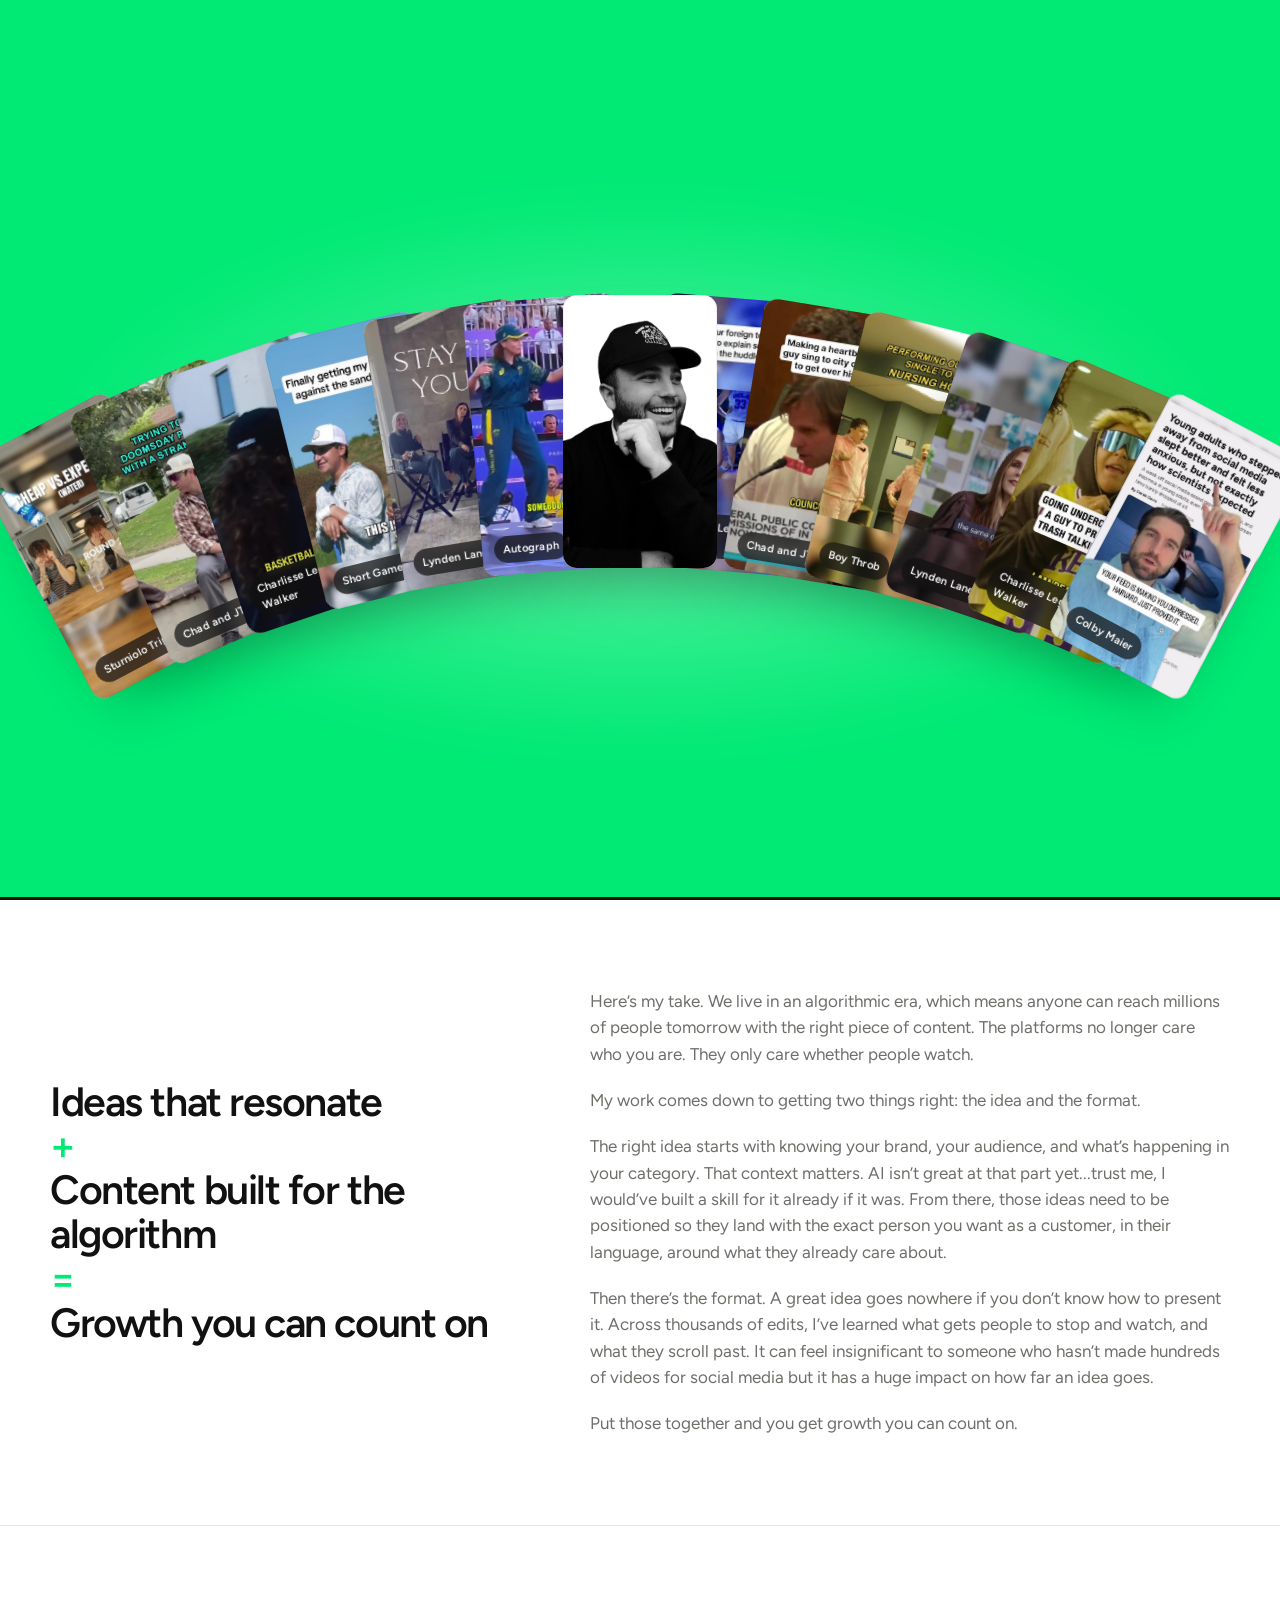
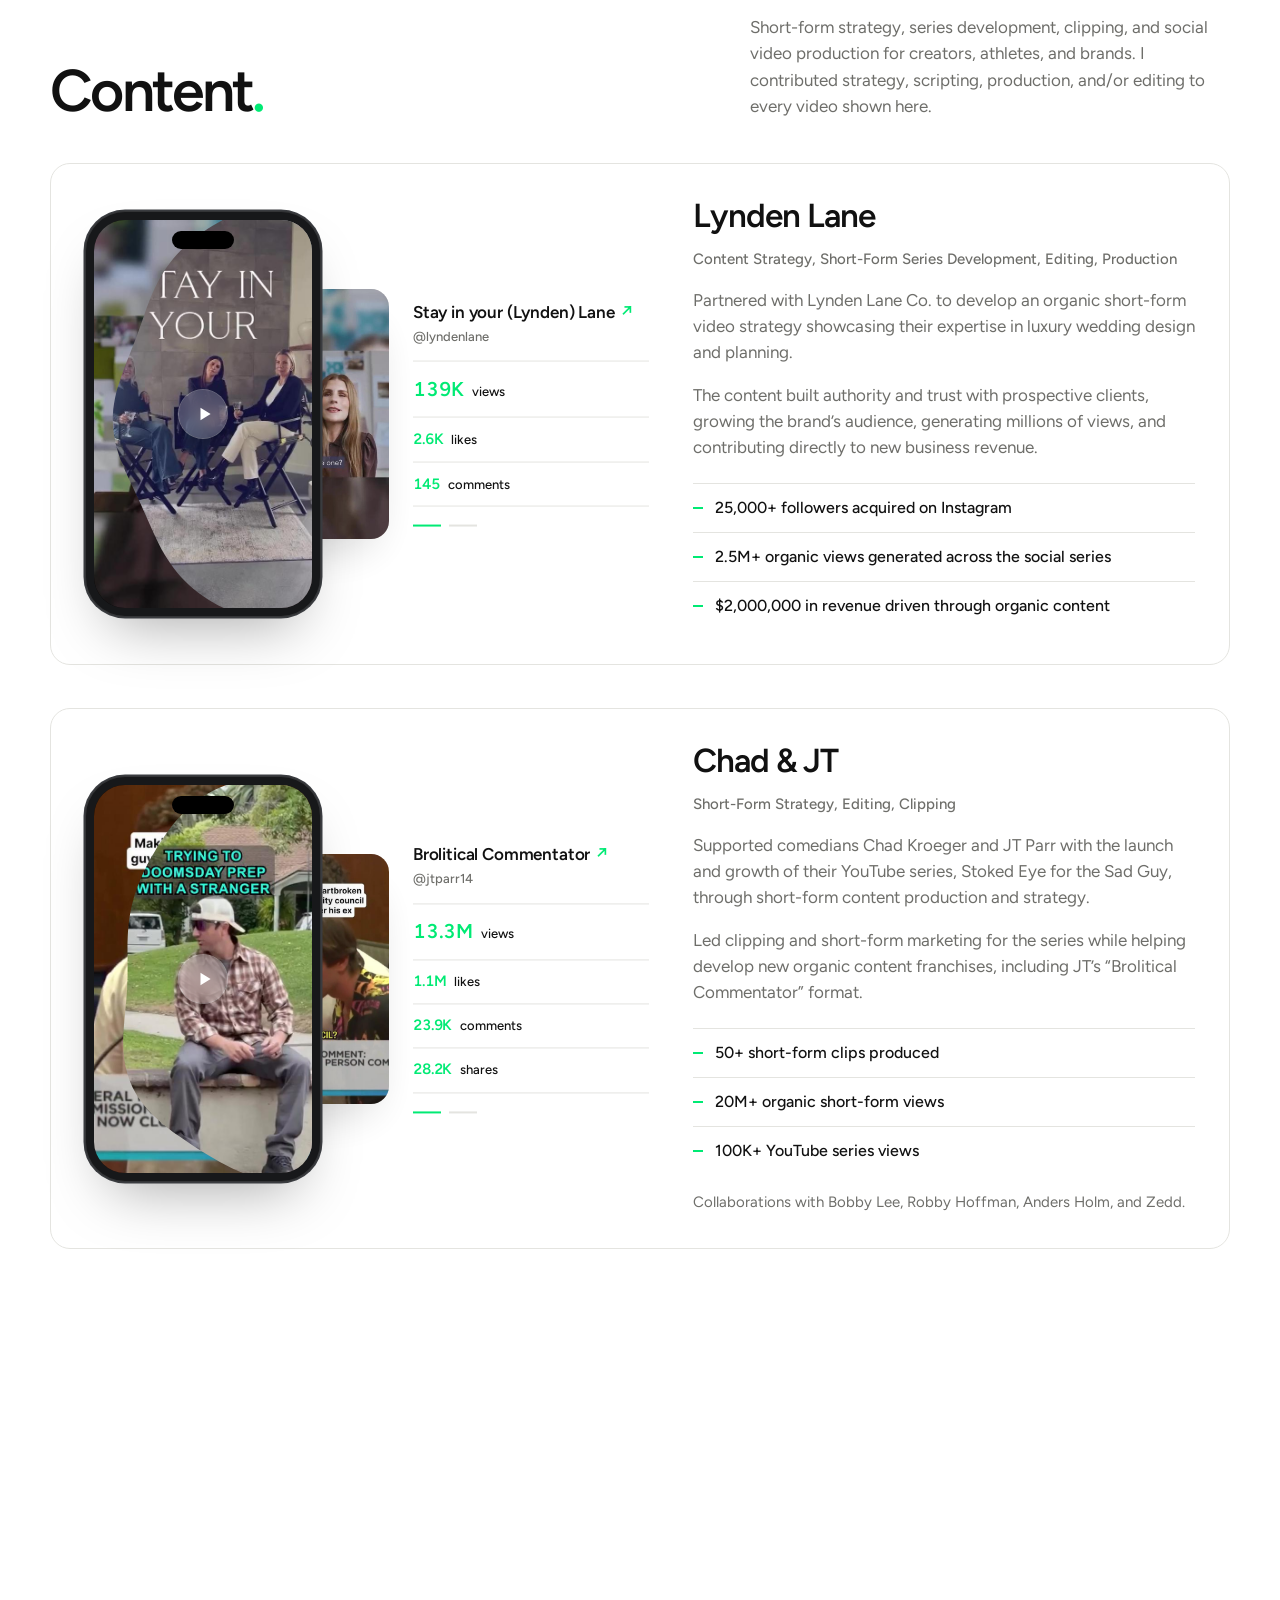
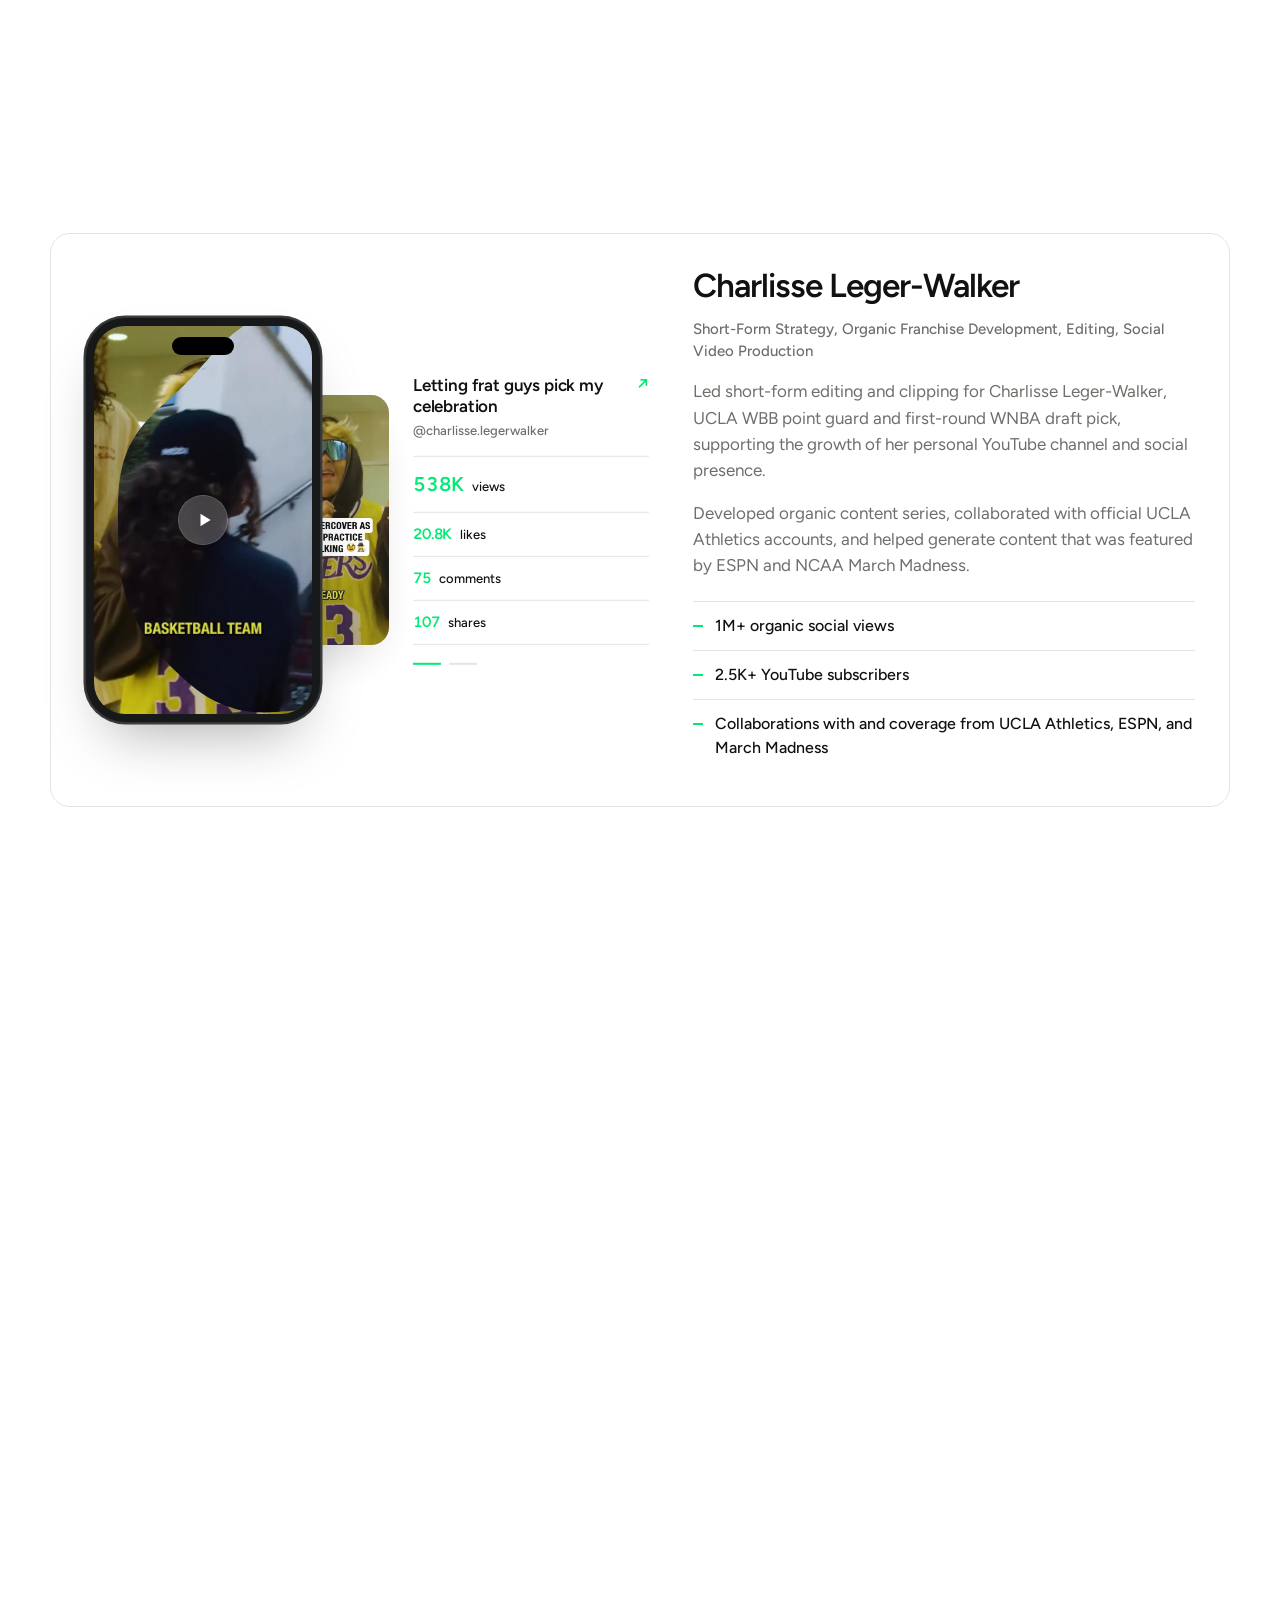
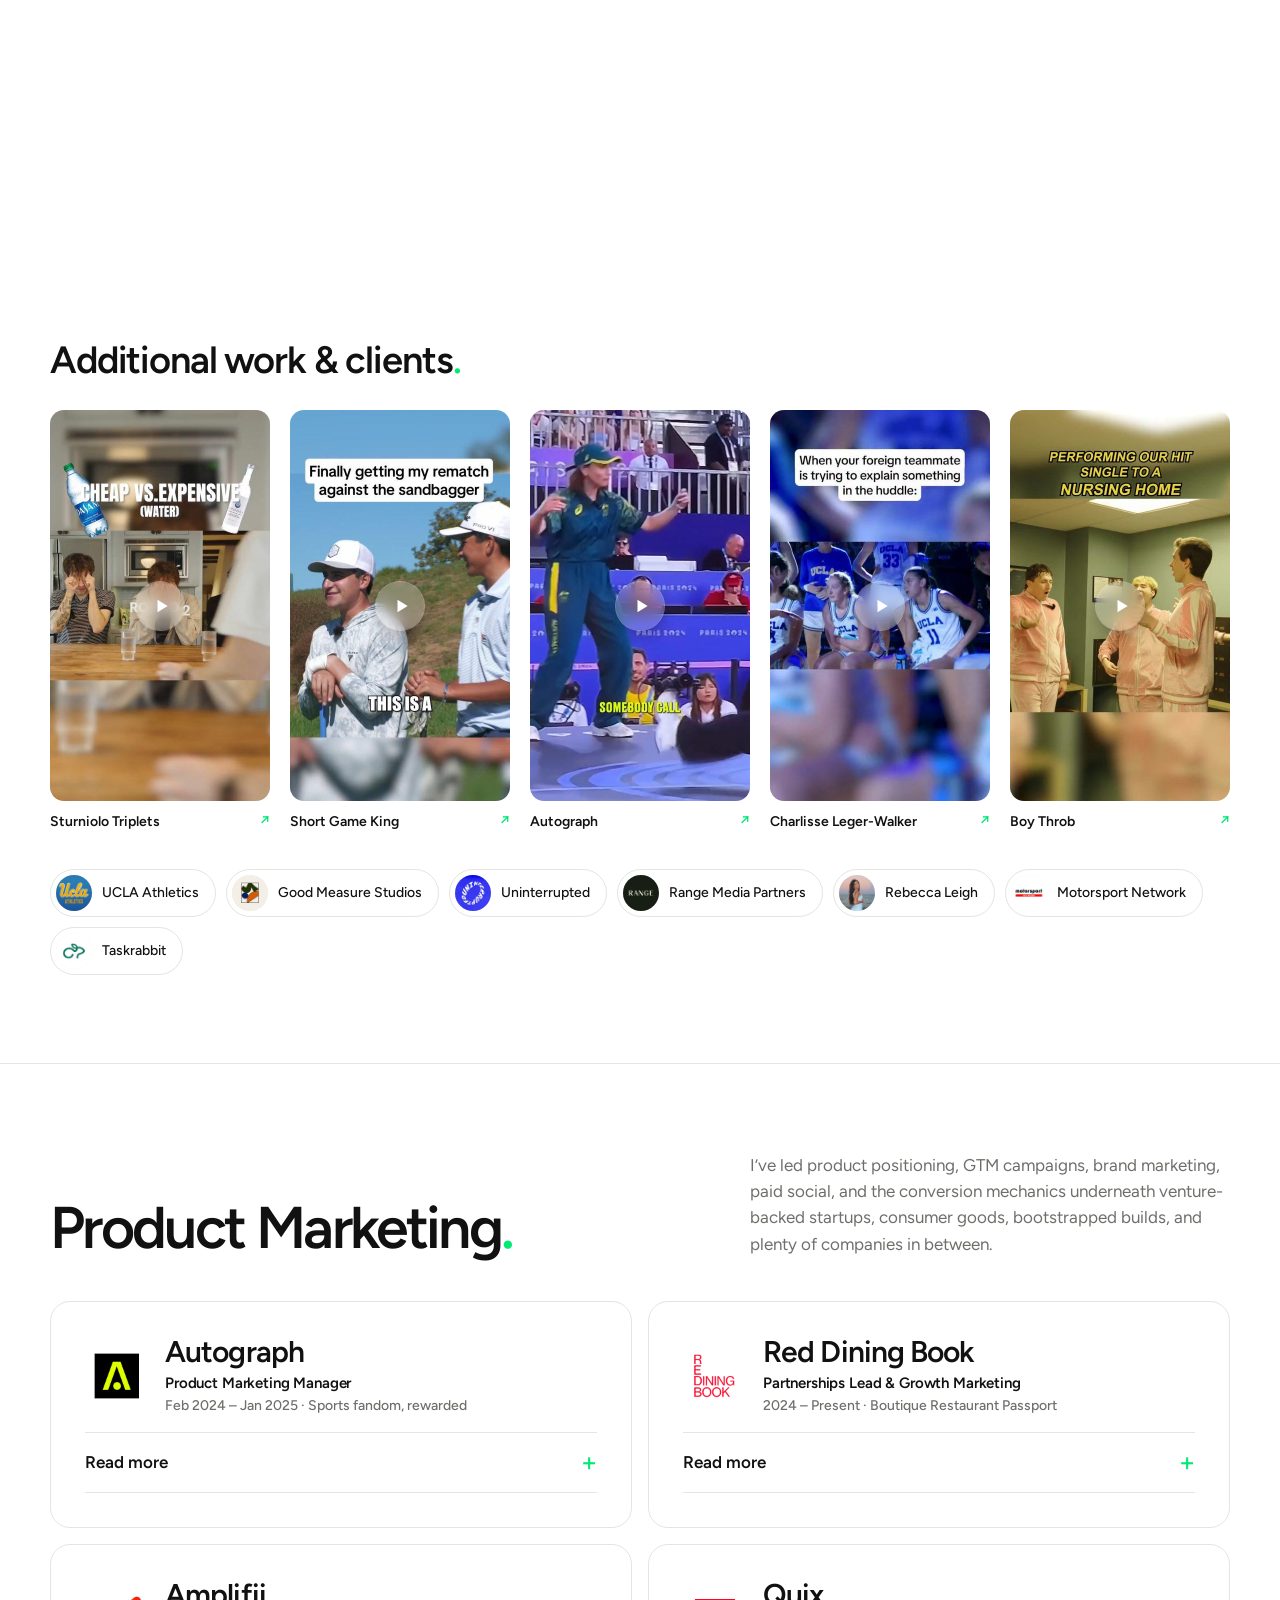
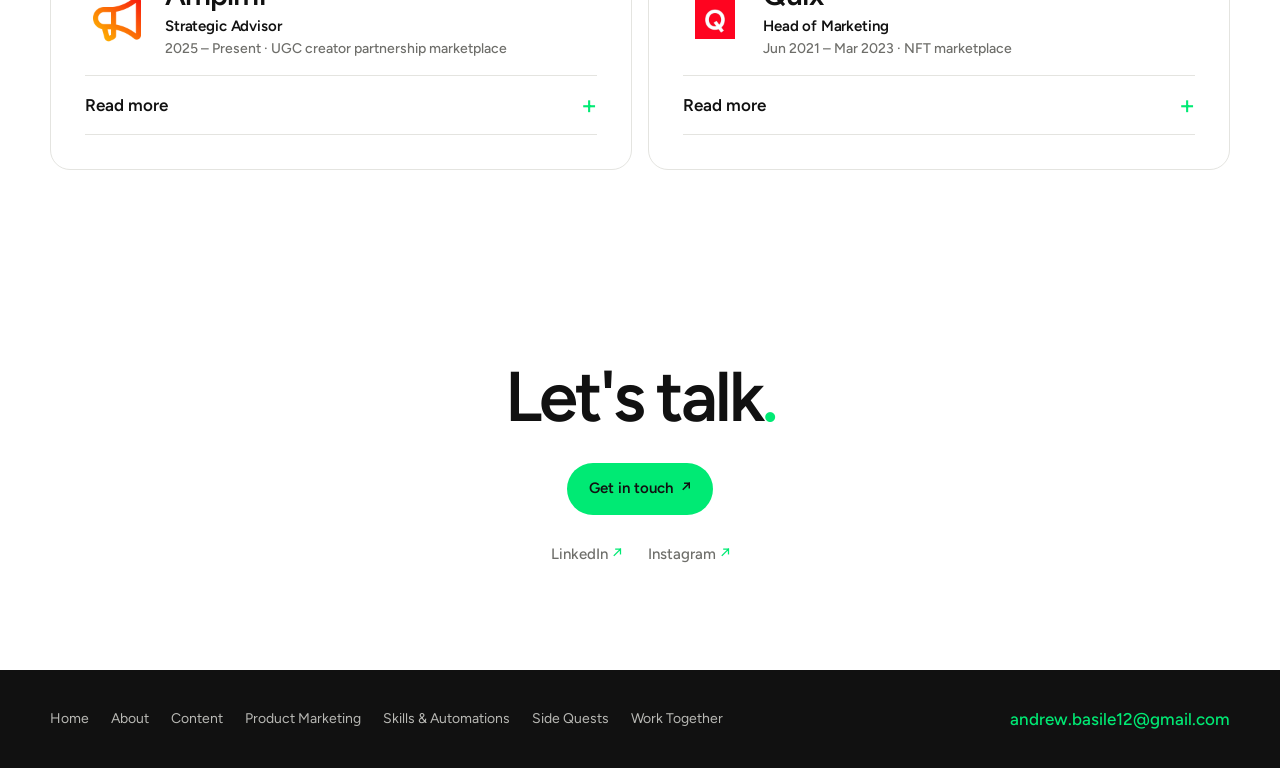
<file: index.html>
<!doctype html>
<html lang="en">
<head>
<meta charset="utf-8">
<meta name="viewport" content="width=device-width,initial-scale=1,viewport-fit=cover">
<title>Andrew Basile</title>
<link rel="canonical" href="https://andrewbasile.work/">
<meta name="description" content="Andrew Basile, content strategist and product marketer. Short-form strategy, launch campaigns, and marketing skills and automations.">
<link rel="icon" href="/favicon.ico" sizes="any">
<link rel="icon" type="image/png" sizes="32x32" href="/assets/favicon-32.png">
<link rel="icon" type="image/png" sizes="16x16" href="/assets/favicon-16.png">
<link rel="apple-touch-icon" sizes="180x180" href="/assets/apple-touch-icon.png">
<link rel="manifest" href="/site.webmanifest">
<meta name="theme-color" content="#ffffff">
<meta property="og:type" content="website">
<meta property="og:site_name" content="Andrew Basile">
<meta property="og:title" content="Andrew Basile | Content & Product Marketer">
<meta property="og:description" content="Ideas that resonate, content built for the algorithm, and growth you can count on. 40M+ organic impressions for creators and brands, product launches at Autograph and Quix, and the AI skills behind the work.">
<meta property="og:url" content="https://andrewbasile.work/">
<meta property="og:image" content="http://andrewbasile.work/assets/og-image.jpg?v=3">
<meta property="og:image:width" content="1200">
<meta property="og:image:height" content="630">
<meta property="og:image:alt" content="Andrew Basile, Content and Product Marketer">
<meta property="og:locale" content="en_US">
<meta name="twitter:card" content="summary_large_image">
<meta name="twitter:title" content="Andrew Basile | Content & Product Marketer">
<meta name="twitter:description" content="Ideas that resonate, content built for the algorithm, and growth you can count on. 40M+ organic impressions for creators and brands, product launches at Autograph and Quix, and the AI skills behind the work.">
<meta name="twitter:image" content="http://andrewbasile.work/assets/og-image.jpg?v=3">
<meta name="description" content="Andrew Basile, content strategist and product marketer. Short-form strategy, launch campaigns, and marketing skills and automations.">
<link rel="preconnect" href="https://fonts.googleapis.com">
<link rel="preconnect" href="https://fonts.gstatic.com" crossorigin>
<link rel="preload" as="style" id="figtree" href="https://fonts.googleapis.com/css2?family=Figtree:wght@400;500;600;700&display=swap" onload="this.onload=null;this.rel='stylesheet'">
<noscript><link rel="stylesheet" href="https://fonts.googleapis.com/css2?family=Figtree:wght@400;500;600;700&display=swap"></noscript>
<!-- Intro card images and the hero portrait start downloading before the body parses -->
<link rel="preload" as="image" href="assets/add-sturniolo.jpg" fetchpriority="high">
<link rel="preload" as="image" href="assets/chadjt-1.jpg" fetchpriority="high">
<link rel="preload" as="image" href="assets/charlisse-1.jpg" fetchpriority="high">
<link rel="preload" as="image" href="assets/add-sgk.jpg" fetchpriority="high">
<link rel="preload" as="image" href="assets/lynden-1.jpg" fetchpriority="high">
<link rel="preload" as="image" href="assets/add-autograph.jpg" fetchpriority="high">
<link rel="preload" as="image" href="assets/headshot-cut.png" fetchpriority="high">
<link rel="preload" as="image" href="assets/add-charlisse.jpg" fetchpriority="high">
<link rel="preload" as="image" href="assets/chadjt-2.jpg" fetchpriority="high">
<link rel="preload" as="image" href="assets/add-boythrob.jpg" fetchpriority="high">
<link rel="preload" as="image" href="assets/lynden-2.jpg" fetchpriority="high">
<link rel="preload" as="image" href="assets/charlisse-2.jpg" fetchpriority="high">
<link rel="preload" as="image" href="assets/hd-reel-1.jpg" fetchpriority="high">
<link rel="preload" as="image" href="assets/headshot.png" fetchpriority="high">
<style>
/* Built from the Figma frame "andrewbasile.com / Desktop": 1440 canvas, 130px gutters, white page, hairline rules, one spring-green accent used only for pops. Single light theme by design. */
:root{
  --ink:#111111; --muted:#6e6e6a; --rule:#e4e4e0; --band:#f7f7f5; --green:#00ea74; --bg:#ffffff;
  --phone:#17181a; --phone-edge:#3a3c40;
  --font:'Figtree',system-ui,-apple-system,'Helvetica Neue',Arial,sans-serif;
  --gutter:max(16px,env(safe-area-inset-left,0px));
  color-scheme:light;
}
*{box-sizing:border-box}
html{scroll-behavior:smooth}
body{margin:0;background:var(--bg);color:var(--ink);font-family:var(--font);font-size:17px;line-height:1.55;-webkit-font-smoothing:antialiased}
body::before{content:"";position:fixed;inset:0 0 auto;height:env(safe-area-inset-top,0px);background:var(--bg);z-index:10}
a{color:inherit;text-decoration:none}
img{max-width:100%;display:block}
.wrap{max-width:1440px;margin:0 auto;padding-left:max(env(safe-area-inset-left,0px),clamp(16px,calc(50% - 590px),130px));padding-right:max(env(safe-area-inset-right,0px),clamp(16px,calc(50% - 590px),130px))}
.g{color:var(--green)}
.muted{color:var(--muted)}
.btn{display:inline-flex;align-items:center;gap:8px;padding:14px 22px;border-radius:999px;font-weight:600;font-size:15px;line-height:1;white-space:nowrap;transition:transform .2s ease,background .2s ease}
.btn:hover{transform:translateY(-1px)}
.btn.fill{background:var(--green);color:var(--ink)}
/* Jelly button (hero "See work"): gummy green pill that wobbles on hover and squishes on press */
.btn.jelly{position:relative;padding:16px 26px;font-size:16px;gap:10px;box-shadow:inset 0 2px 0 rgba(255,255,255,.55),inset 0 -4px 0 rgba(0,0,0,.12),0 10px 24px -10px rgba(0,180,90,.65);transform-origin:50% 60%;will-change:transform}
.btn.jelly::after{content:"";position:absolute;left:14%;right:14%;top:5px;height:36%;border-radius:999px;background:linear-gradient(rgba(255,255,255,.5),rgba(255,255,255,0));pointer-events:none}
.btn.jelly .ja{display:inline-block;transition:transform .25s ease}
.btn.jelly:hover{transform:none;animation:jelly .7s cubic-bezier(.3,.7,.4,1)}
.btn.jelly:hover .ja{transform:translateY(3px)}
.btn.jelly:active{animation:none;transform:scale(1.08,.88);transition:transform .08s ease}
@keyframes jelly{0%{transform:scale(1,1)}25%{transform:scale(1.12,.86)}40%{transform:scale(.9,1.1)}55%{transform:scale(1.05,.95)}70%{transform:scale(.98,1.02)}85%{transform:scale(1.01,.99)}100%{transform:scale(1,1)}}
@media (prefers-reduced-motion:reduce){.btn.jelly:hover{animation:none}.btn.jelly:active{transform:none}}
@media (max-width:640px){.hmt{display:none}}
.btn.line{border:1px solid var(--ink)}
:focus-visible{outline:2px solid var(--green);outline-offset:3px;border-radius:6px}

/* Nav */
.nav{position:sticky;top:env(safe-area-inset-top,0px);z-index:9;background:rgba(255,255,255,.92);backdrop-filter:blur(10px);border-bottom:1px solid var(--rule)}
.nav .wrap{display:flex;align-items:center;justify-content:space-between;gap:20px;padding-block:16px}
.mark{display:flex;align-items:flex-start;gap:3px;font-weight:700;font-size:20px;line-height:1;letter-spacing:-.03em}
.mark i{width:8px;height:8px;margin-top:1px;background:var(--green);transform:rotate(45deg);display:block}
.links{display:flex;gap:28px;font-weight:500;font-size:15px;color:var(--muted)}
.links a:hover{color:var(--ink)}
@media (max-width:1000px){.links{display:none}}
@media (max-width:640px){.nav .btn{display:none}}
/* Phone / tablet nav: hamburger that opens a panel under the bar */
.navr{display:flex;align-items:center;gap:12px}
.burger{display:none;width:44px;height:44px;margin:-6px -8px -6px 0;padding:0;border:0;background:none;cursor:pointer;flex-direction:column;justify-content:center;align-items:center;gap:6px}
.burger span{display:block;width:22px;height:2px;background:var(--ink);border-radius:2px;transition:transform .25s ease,opacity .2s ease}
.nav.is-menu .burger span:nth-child(1){transform:translateY(8px) rotate(45deg)}
.nav.is-menu .burger span:nth-child(2){opacity:0}
.nav.is-menu .burger span:nth-child(3){transform:translateY(-8px) rotate(-45deg)}
.navmenu{display:none;position:absolute;left:0;right:0;top:100%;background:#fff;border-bottom:1px solid var(--rule);box-shadow:0 24px 40px -24px rgba(0,0,0,.18)}
.nav.is-menu .navmenu{display:block}
.navmenu .wrap{display:block;padding-block:0}
.navmenu nav{display:flex;flex-direction:column}
.navmenu nav a{display:flex;align-items:center;justify-content:space-between;padding:16px 0;border-top:1px solid var(--rule);font-weight:600;font-size:17px;color:var(--ink)}
.navmenu nav a.active::after{content:"";width:8px;height:8px;background:var(--green);transform:rotate(45deg)}
.nav .navmenu .btn{display:inline-flex;margin:20px 0 24px;width:100%;justify-content:center}
.nav .navmenu .btn .g{color:inherit}
@media (max-width:1000px){.burger{display:flex}.nav.is-menu{background:#fff}}
@media (min-width:641px){.nav .navmenu .btn{display:none}}

/* Hero */
/* The hero fills the window below the nav, and the portrait sits on the window's bottom edge at any size (no gap). */
.hero .wrap{display:grid;grid-template-columns:minmax(0,560px) minmax(0,1fr);gap:0 40px;align-items:end;min-height:calc(100vh - var(--navh,80px));min-height:calc(100svh - var(--navh,80px));padding-block:0;padding-left:0}
/* Above 1440px the hero wrap spans the full window and the portrait column absorbs the extra left margin, so the
   photo's hard left edge is flush with the window edge while the copy column stays where the 1440 design puts it. */
@media (min-width:1441px){.hero .wrap{max-width:none;grid-template-columns:minmax(0,calc((100% - 1310px)/2 + 560px)) minmax(0,1fr)}}
.hero-copy{padding-left:57px}
.portrait{height:auto;position:relative;overflow:hidden;align-self:stretch}
.portrait img{position:absolute;left:0;top:calc(31px - 10%);height:calc(110% + 13px);width:auto;max-width:100%;object-fit:contain;object-position:left bottom} /* the PNG has 9% transparent space above the cap, so this puts the cap ~32px under the nav and the hard bottom edge 44px below the window; never wider than its column (narrower windows show more headroom) */
.hero-copy{padding-block:0 24px;margin-top:clamp(0px,7vh,80px);display:flex;flex-direction:column;gap:36px;align-self:center} /* centred on the row, nudged down so it sits level with the body of the photo */
.hero h1{font-weight:500;font-size:clamp(84px,14.6vw,210px);line-height:.84;letter-spacing:-.065em;margin:0}
.hero .role{font-weight:600;font-size:19px;margin:14px 0 0}
.hero p.lede{color:var(--muted);font-size:18px;line-height:1.5;max-width:480px;margin:14px 0 0}
@media (max-width:900px){
  .hero .wrap{grid-template-columns:1fr;min-height:0}
  .portrait{height:min(420px,60vw);order:2}
  .hero-copy{order:1;padding-block:40px 8px;padding-left:max(16px,env(safe-area-inset-left,0px))}
}
/* Phone hero: the headline, role line and button sit on top of the portrait, pinned to the bottom over a dark fade
   (mirrors the Figma "Photo stage" in the Mobile frame). */
@media (max-width:640px){
  .hero .wrap{display:block;position:relative;padding:0;min-height:0}
  .portrait{order:0;height:min(620px,160vw);background:#fff}
  .portrait img{position:absolute;inset:0;width:100%;height:100%;max-width:none;object-fit:cover;object-position:50% 0;bottom:auto}
  .hero-copy{order:0;position:absolute;left:0;right:0;bottom:0;padding:120px 20px 26px;gap:16px;color:#fff;
    background:linear-gradient(to bottom,rgba(0,0,0,0) 0%,rgba(0,0,0,0) 28%,rgba(0,0,0,.5) 58%,rgba(0,0,0,.84) 100%)}
  .hero h1{font-size:clamp(64px,18.5vw,76px);line-height:.9;letter-spacing:-.03em;color:#fff}
  .hero .role{font-size:18px;margin-top:12px;color:#fff}
  .hero p.lede{display:none}
}

/* About */
.about .wrap{display:grid;grid-template-columns:minmax(0,480px) minmax(0,640px);gap:60px;padding-block:88px;align-items:center}
.about h2{font-weight:600;font-size:clamp(30px,3.2vw,42px);line-height:1.08;letter-spacing:-.035em;margin:0;max-width:480px}
.about h2 .g{display:inline-block;line-height:1.08}
.about-body{display:flex;flex-direction:column;gap:20px;min-width:0}
.about-body p{margin:0;color:var(--muted)}
.about-body .disc>.inner{display:flex;flex-direction:column;gap:20px}
.open{display:flex;gap:12px;align-items:flex-start;background:var(--band);border-radius:14px;padding:16px 20px;max-width:600px;color:var(--ink);font-size:16px;line-height:1.5}
.open i{flex:none;width:9px;height:9px;border-radius:50%;background:var(--green);margin-top:8px}
@media (max-width:900px){.about .wrap{grid-template-columns:1fr;gap:28px;padding-block:56px}}
hr.rule{border:0;border-top:1px solid var(--rule);margin:0}

/* Disclosure rows. On desktop the content is always open and the row is hidden; on phones each row is a ruled
   toggle with a green plus (minus when open), so long copy stays out of the way until it is wanted. */
.disc{display:block}
.disc>summary{list-style:none;cursor:pointer;display:flex;justify-content:space-between;align-items:center;gap:12px;
  padding:16px 0;border-top:1px solid var(--rule);border-bottom:1px solid var(--rule);font-weight:600;font-size:17px;color:var(--ink);-webkit-tap-highlight-color:transparent}
.disc>summary::-webkit-details-marker{display:none}
.disc>summary::after{content:"+";color:var(--green);font-weight:500;font-size:26px;line-height:.8;flex:none;transition:transform .25s ease}
.disc[open]>summary::after{content:"−"}
.disc>summary:focus-visible{outline:2px solid var(--green);outline-offset:3px;border-radius:6px}
.disc>.inner{padding-top:16px}
@media (min-width:641px){.disc:not(.desk)>summary{display:none}.disc:not(.desk)>.inner{padding-top:0}}
/* .desk rows (the Product Marketing cases) keep the toggle on every screen size and start closed. */

/* Chapter heading */
.chapter{padding-block:88px}
.chapter-head{display:flex;justify-content:space-between;align-items:flex-end;gap:40px;margin-bottom:44px}
.chapter-head h2{font-weight:600;font-size:clamp(44px,4.6vw,66px);line-height:.98;letter-spacing:-.045em;margin:0;max-width:620px}
.chapter-head p{margin:0;color:var(--muted);max-width:480px}
@media (max-width:900px){.chapter{padding-block:56px}.chapter-head{flex-direction:column;align-items:flex-start;gap:16px}}

/* Case cards (shared) */
.card{background:#fff;border:1px solid var(--rule);border-radius:20px;padding:34px}
.copy{display:flex;flex-direction:column;gap:16px;min-width:0}
.copy h3{font-weight:600;font-size:clamp(26px,2.6vw,38px);line-height:1.04;letter-spacing:-.03em;margin:0}
.copy .services{color:var(--muted);font-weight:500;font-size:15px;line-height:1.45;margin:0}
.copy p{margin:0;color:var(--muted)}
.copy .disc>.inner{display:flex;flex-direction:column;gap:16px}
.impact{list-style:none;margin:6px 0 0;padding:0}
.impact li{display:flex;gap:12px;align-items:flex-start;padding:12px 0;border-top:1px solid var(--rule);font-weight:500;font-size:16px;line-height:1.5;color:var(--ink)}
.impact li::before{content:"";flex:none;width:10px;height:2px;background:var(--green);margin-top:11px}
.copy .collab{font-size:15px}

/* Content: phone stack cases */
.track{position:relative}
.stage{position:sticky;top:88px}
.stage .card{background:#fff}
.case{display:grid;grid-template-columns:564px minmax(0,1fr);gap:44px;align-items:center}
.stack{display:grid;grid-template-columns:300px 236px;gap:28px;align-items:center}
/* Phone is 236x406, the same size as the Hook Desk reels on skills.html: a 9px bezel around a 218x388 (9:16) screen, so clips fill it edge to edge with nothing cropped. */
.deck{position:relative;width:300px;height:406px}
.phone{position:absolute;left:0;top:0;width:236px;height:406px;border-radius:40px;background:var(--phone);box-shadow:0 0 0 1.5px var(--phone-edge),inset 0 0 0 1px rgba(255,255,255,.12),0 30px 60px -24px rgba(0,0,0,.35);z-index:3;cursor:pointer;touch-action:pan-y}
.screen{position:absolute;inset:9px;border-radius:31px;overflow:hidden;background:#000}
.screen::after{content:"";position:absolute;left:50%;top:11px;transform:translateX(-50%);width:62px;height:18px;border-radius:9px;background:#000;z-index:5}
/* Liquid reveal: a crisp, gently wobbling blob (clip-path, drawn by JS each frame) grows in from the right edge of the screen, where the next clip is waiting, so the new clip wipes over the old one with a clean but organic line. */
.slide{position:absolute;inset:0;clip-path:circle(0 at 104% 50%);
  transform:translateX(6%) scale(1.06);
  transition:transform 1.05s cubic-bezier(.65,0,.2,1)}
.slide.on{clip-path:none;transform:translateX(0) scale(1);z-index:2}
.slide.was{clip-path:none;transform:translateX(0) scale(1);transition:none;z-index:1}
.chapter-head.pin{position:sticky;z-index:0}
.slide img,.slide video{width:100%;height:100%;object-fit:cover;background:#000}
.next{position:absolute;right:-4px;top:78px;width:141px;height:250px;border-radius:18px;overflow:hidden;background:#ddddda;box-shadow:0 24px 48px -20px rgba(0,0,0,.22);opacity:.95;z-index:1;cursor:pointer;transition:transform .9s cubic-bezier(.7,0,.2,1),opacity .5s ease}
.next img{width:100%;height:100%;object-fit:cover;position:absolute;inset:0;opacity:0;transition:opacity .4s ease}
.next img.on{opacity:1}
.next.into{transform:translate(-62px,0) scale(1.24);opacity:0}
.next:hover{transform:translate(4px,-4px)}
.next .tip{position:absolute;left:0;right:0;bottom:12px;text-align:center;color:#fff;font-size:12px;font-weight:600;text-shadow:0 1px 8px rgba(0,0,0,.6);opacity:0;transition:opacity .3s}
.next:hover .tip{opacity:1}
.stats{position:relative;width:236px;min-height:260px}
.set{position:absolute;inset:0 0 auto 0;top:50%;transform:translateY(calc(-50% + 24px));opacity:0;pointer-events:none;transition:transform .7s cubic-bezier(.2,.8,.2,1),opacity .4s ease}
.set.on{transform:translateY(-50%);opacity:1;pointer-events:auto}
.set.past{transform:translateY(calc(-50% - 24px))}
.set h4{font-weight:600;font-size:17px;letter-spacing:-.01em;line-height:1.25;margin:0}
.set h4 a{display:inline-flex;gap:6px;align-items:baseline}
.set h4 a .g{transition:transform .25s}
.set h4 a:hover .g{transform:translate(2px,-2px)}
.set .handle{color:var(--muted);font-weight:500;font-size:13px;margin:4px 0 14px}
.lines{list-style:none;margin:0;padding:0;border-top:1px solid var(--rule)}
.lines li{display:flex;justify-content:flex-start;align-items:baseline;gap:8px;padding:10px 0;border-bottom:1px solid var(--rule);font-variant-numeric:tabular-nums}
.lines li b{font-weight:600;font-size:15px;letter-spacing:-.01em;color:var(--green)}
.lines li:first-child{padding-block:12px}.lines li:first-child b{font-size:20px}
.lines li span{color:var(--ink);font-weight:500;font-size:13px}
.ticks{display:flex;gap:8px;margin-top:18px}
.ticks i{width:28px;height:2px;background:var(--rule);display:block;transition:background .3s;cursor:pointer}
.ticks i.on{background:var(--green)}
.cases{display:flex;flex-direction:column}
.track + .track,.headwrap + .cases > .track:first-child{margin-top:44px}
@media (max-width:1100px){
  .case{grid-template-columns:1fr;gap:28px}
  .stage{position:static}
  .stack{grid-template-columns:300px minmax(0,1fr);justify-content:start}
}
@media (max-width:640px){
  .card{padding:22px}
  .case{gap:20px}
  /* Phone: the deck is scaled down (--ds, set by the pin script so the whole card fits the viewport) and sits beside
     the stats, mirroring the desktop stack. Negative margins shrink its layout box to match the scaled size. */
  .stack{grid-template-columns:auto minmax(0,1fr);gap:14px;justify-items:start;align-items:center}
  .deck{--ds:.56;width:300px;max-width:none;height:406px;transform:scale(var(--ds));transform-origin:top left;
    margin-right:calc(300px*(var(--ds) - 1));margin-bottom:calc(406px*(var(--ds) - 1))}
  .stats{width:100%;min-height:0}
  .set{position:relative;top:auto;transform:none;display:none}
  .set.on{display:block;transform:none}
  .set h4{font-size:15px}
  .set .handle{margin:4px 0 10px}
  .lines li{padding:8px 0}
  .lines li:first-child{padding-block:10px}.lines li:first-child b{font-size:18px}
  .ticks{margin-top:14px}
  .track + .track{margin-top:24px}
  .phone .play{transform:translate(-50%,-50%) scale(calc(1/var(--ds)))}
  .phone .play:active{transform:translate(-50%,-50%) scale(calc(.92/var(--ds)))}
  .copy h3{font-size:28px}
  .copy{gap:10px}
}

/* Play / pause control on the phone screen (shown only when the active clip has a video file) */
.play{position:absolute;left:50%;top:50%;transform:translate(-50%,-50%);width:48px;height:48px;border-radius:50%;border:0;padding:0;cursor:pointer;z-index:6;
  background:rgba(255,255,255,.22);backdrop-filter:blur(8px);-webkit-backdrop-filter:blur(8px);box-shadow:0 0 0 1px rgba(255,255,255,.35),0 6px 16px rgba(0,0,0,.3);
  display:none;align-items:center;justify-content:center;color:#fff;transition:transform .2s,background .2s}
.play.show{display:flex}
.play.playing{opacity:.55;transition:opacity .25s}
.play.playing:hover,.phone:hover .play.playing,.phone.touched .play.playing,.v:hover .play.playing,.play.playing:focus-visible{opacity:1}
.play:hover{background:rgba(255,255,255,.34)}
.play:active{transform:translate(-50%,-50%) scale(.92)}
.play svg{width:18px;height:18px;fill:#fff;display:block}
.play .ic-play{margin-left:3px}
.play .ic-pause{display:none}
.play.playing .ic-play{display:none}
.play.playing .ic-pause{display:block}
.play:focus-visible{outline:2px solid var(--green);outline-offset:2px}

/* Client logos under Additional work */
.clients{list-style:none;margin:36px 0 0;padding:0;display:flex;flex-wrap:wrap;gap:10px}
.clients li{display:inline-flex;align-items:center;gap:10px;padding:5px 16px 5px 5px;border:1px solid var(--rule);border-radius:999px;font-size:14px;font-weight:500;white-space:nowrap;background:#fff}
.clients img{width:36px;height:36px;border-radius:50%;object-fit:cover;flex:none;box-shadow:inset 0 0 0 1px rgba(0,0,0,.06)}
@media (max-width:640px){.clients{margin-top:28px;gap:8px}.clients li{font-size:13px;padding-right:13px;gap:8px}.clients img{width:30px;height:30px}}
/* Additional work */
.additional h3{font-weight:600;font-size:38px;letter-spacing:-.03em;margin:44px 0 20px}
.addrow{display:grid;grid-template-columns:repeat(5,minmax(0,1fr));gap:20px}
.addrow .add{display:flex;flex-direction:column;gap:10px;min-width:0}
.addrow .v{position:relative;aspect-ratio:220/391;border-radius:14px;overflow:hidden;background:#ddddda;max-width:100%;cursor:pointer}
.addrow .v video{width:100%;height:100%;object-fit:cover;display:block}
.addrow .t{display:flex;justify-content:space-between;gap:6px;font-weight:600;font-size:14px}
.addrow .t:hover .g{transform:translate(2px,-2px)}
.addrow .t .g{display:inline-block;transition:transform .25s}
@media (max-width:900px){.addrow{grid-template-columns:repeat(2,minmax(0,1fr))}.addrow .add:last-child{grid-column:span 2;max-width:50%}}
/* Phones: one horizontal scroll row of clips, like the Figma Mobile frame */
@media (max-width:640px){
  .additional h3{font-size:30px;margin-top:36px}
  .addrow{display:flex;gap:14px;overflow-x:auto;scroll-snap-type:x mandatory;margin:0 -16px;padding:0 16px 8px;scrollbar-width:none}
  .addrow::-webkit-scrollbar{display:none}
  .addrow .add{flex:0 0 170px;scroll-snap-align:start;max-width:none}
  .addrow .add:last-child{grid-column:auto;max-width:none}
}

/* Product marketing */
.pm-grid{display:grid;grid-template-columns:1fr 1fr;gap:16px}
.pm-grid + .pm-grid{margin-top:16px}
.titlerow{display:flex;align-items:center;gap:16px}
.logo{flex:none;width:64px;height:64px;border-radius:14px;display:grid;place-items:center;overflow:hidden}
.logo img{width:64px;height:64px;object-fit:contain}
.titlerow h3{margin:0;font-size:30px;letter-spacing:-.03em;line-height:1.04}
.titlerow .sub{color:var(--muted);font-weight:500;font-size:14px;line-height:1.45;margin:6px 0 0}
.titlerow .sub b{display:block;color:var(--ink);font-weight:600;font-size:15px;letter-spacing:-.01em}
.titlerow .sub span{display:block;margin-top:1px}
.impact a{color:inherit;text-decoration:underline;text-decoration-color:var(--green);text-decoration-thickness:2px;text-underline-offset:3px;white-space:nowrap}
.site{font-weight:600;font-size:14px;display:inline-flex;gap:6px}
@media (max-width:900px){.pm-grid{grid-template-columns:1fr}}
@media (max-width:640px){.titlerow h3{font-size:26px}.pm-grid .card.copy{gap:16px}}

/* Contact + footer */
.contact{text-align:center;padding-block:104px;display:flex;flex-direction:column;align-items:center;gap:20px}
.contact h2{font-weight:600;font-size:clamp(40px,5.5vw,80px);line-height:.98;letter-spacing:-.045em;margin:0;text-wrap:balance}
.contact p{margin:0;color:var(--muted);max-width:520px}
.email{display:flex;gap:12px;align-items:center;flex-wrap:wrap;justify-content:center;padding-top:12px}
.email code{font-family:var(--font);background:var(--band);border:1px solid var(--rule);border-radius:12px;padding:12px 18px;font-weight:500;font-size:clamp(16px,2.2vw,22px);letter-spacing:-.01em;user-select:all}
.email button{border:0;cursor:pointer;font:inherit;font-weight:600;font-size:15px}
.socials{display:flex;gap:26px;padding-top:8px;color:var(--muted);font-weight:500;font-size:15px}
.footer{background:var(--ink);color:#b9b9b5;font-size:14px}
.footer .wrap{display:flex;justify-content:space-between;align-items:center;gap:20px;padding-block:36px;flex-wrap:wrap}
.footer nav{display:flex;gap:22px;flex-wrap:wrap}
.footer .mail{color:var(--green);font-weight:500;font-size:17px}
@media (max-width:640px){.footer .mail{display:none}}
@media (prefers-reduced-motion:reduce){.slide,.next,.set{transition:opacity .3s ease}.slide{clip-path:none;transform:none;opacity:0}.slide.on,.slide.was{opacity:1}.next.into{transform:none}}

/* ===== Intro preloader (plays once per browser session) ===== */
.pl{position:fixed;inset:0;z-index:100;background:var(--green);color:var(--ink);overflow:hidden;font-family:var(--font);display:block;opacity:1}
.pl[hidden]{display:none!important}
html.pl-running{overflow:hidden}
html.pl-running .portrait img{visibility:hidden}
.pl.is-out{opacity:0;transition:opacity .3s ease}
.pl{transition:background-color .9s cubic-bezier(.76,0,.2,1)}
.pl.is-hero{background-color:rgba(0,234,116,0)}
.pl-ui{position:absolute;inset:0;z-index:40;display:flex;flex-direction:column;justify-content:space-between;padding:clamp(18px,3vw,36px) clamp(16px,4vw,56px);pointer-events:none;transition:opacity .4s ease}
.pl.is-hero .pl-ui{opacity:0}
.pl-top,.pl-bot{display:flex;justify-content:space-between;align-items:center;font-size:13px;font-weight:500;letter-spacing:.02em;color:rgba(17,17,17,.72)}
.pl-top b{color:var(--ink);font-weight:600}
.pl-dot{display:inline-block;width:9px;height:9px;background:var(--ink);transform:rotate(45deg);margin-right:10px;vertical-align:1px}
.pl-count{font-variant-numeric:tabular-nums;color:var(--ink);font-weight:600;font-size:14px}
.pl-count i{font-style:normal;color:#fff}
.pl-bar{position:absolute;left:0;right:0;bottom:0;height:3px;background:rgba(17,17,17,.14);z-index:41;transition:opacity .4s ease}
.pl-bar b{display:block;height:100%;width:0;background:var(--ink)}
.pl.is-open .pl-bar b{width:100%;transition:width 2.6s cubic-bezier(.3,.6,.3,1)}
.pl.is-hero .pl-bar{opacity:0}
/* Glow behind the dealt deck */
.pl-glow{position:absolute;left:50%;top:50%;width:min(96vw,1200px);height:min(64vh,560px);border-radius:50%;transform:translate(-50%,-46%) scale(.55);background:radial-gradient(closest-side,rgba(255,255,255,.55),rgba(255,255,255,.18) 55%,rgba(255,255,255,0));filter:blur(28px);opacity:0;transition:opacity 1s ease,transform 1.3s cubic-bezier(.22,1,.36,1);pointer-events:none;z-index:1}
.pl.is-deal .pl-glow{opacity:1;transform:translate(-50%,-46%) scale(1)}
.pl.is-hero .pl-glow{opacity:0;transition:opacity .6s ease}
/* Opening text: sits above the deck so the cards deal in behind it */
.pl-word{position:absolute;left:50%;top:50%;transform:translate(-50%,-50%);z-index:30;white-space:nowrap;font-weight:500;letter-spacing:-.06em;line-height:.9;font-size:clamp(34px,8.5vw,128px);display:flex;pointer-events:none;color:#fff;font-weight:500;letter-spacing:-.065em;line-height:.84;padding:.15em .12em 0}
.pl-word i{display:inline-block;font-style:normal;clip-path:inset(-.3em -.3em 0 -.3em)}
.pl-word span{display:inline-block;transform:translateY(110%);opacity:0;transition:transform .7s cubic-bezier(.2,.8,.2,1),opacity .4s ease}
.pl-word span.g{color:#fff}
.pl.is-open .pl-word span{transform:translateY(0);opacity:1}
.pl.is-wordout .pl-word span{transform:translateY(-110%);opacity:0;transition:transform .55s cubic-bezier(.7,0,.3,1),opacity .35s ease}
/* Deck */
.pl-deck{position:absolute;left:50%;top:50%;width:0;height:0;z-index:10}
.pl-card{position:absolute;left:0;top:0;width:var(--cw);height:var(--ch);margin-left:calc(var(--cw)/-2);margin-top:calc(var(--ch)/-2);border-radius:14px;overflow:hidden;background:#e8e8e4;box-shadow:0 30px 60px -24px rgba(0,0,0,.35);transform:translate(0,120vh) rotate(0deg) scale(.9);opacity:0;transform-origin:50% 100%;will-change:transform;transition:transform .9s cubic-bezier(.22,1,.36,1),opacity .4s ease,border-radius .7s ease,box-shadow .7s ease,width .9s cubic-bezier(.76,0,.2,1),height .9s cubic-bezier(.76,0,.2,1),margin .9s cubic-bezier(.76,0,.2,1)}
.pl-card img{width:100%;height:100%;object-fit:cover;display:block}
.pl-card::after{content:"";position:absolute;inset:0;border-radius:inherit;box-shadow:inset 0 0 0 1px rgba(0,0,0,.06);transition:opacity .4s ease}
.pl-card .tag{position:absolute;left:12px;bottom:12px;font-size:11px;font-weight:600;letter-spacing:.02em;color:#fff;background:rgba(17,17,17,.7);padding:5px 9px;border-radius:999px;backdrop-filter:blur(6px);opacity:1;transition:opacity .4s ease}
.pl.is-hero .pl-card .tag{opacity:0}
/* Hero card: flies to the page's portrait slot, square corners, no shadow, image geometry matches the page's img */
.pl-card.is-herocard{background:#fff;transition-property:transform,opacity,border-radius,box-shadow,width,height,margin,background-color;transition-duration:.9s,.4s,.7s,.7s,.9s,.9s,.9s,.1s}
.pl-card.is-herocard img{position:absolute;max-width:none;max-height:none;object-fit:fill;transition:left .9s cubic-bezier(.76,0,.2,1),top .9s cubic-bezier(.76,0,.2,1),width .9s cubic-bezier(.76,0,.2,1),height .9s cubic-bezier(.76,0,.2,1)}
.pl.is-hero .pl-card.is-herocard{border-radius:0;box-shadow:none;background-color:rgba(255,255,255,0);transition-timing-function:cubic-bezier(.76,0,.2,1)}
.pl.is-hero .pl-card.is-herocard::after{opacity:0}
.pl.is-hero .pl-card:not(.is-herocard){opacity:0;transition:transform .7s cubic-bezier(.7,0,.3,1),opacity .5s ease}
@media (prefers-reduced-motion:reduce){.pl *{transition:none!important}}

</style>
<style>
/* Desktop width: the layout is the 1440px Figma canvas (1180px content, gutters that stop growing at 130px) and stays that size on wider screens, centred with whitespace either side, so every section reads as one contained block. */
</style>
<link rel="stylesheet" href="/assets/contact.css">
</head>
<body>
<div class="pl" id="pl" aria-hidden="true">
  <div class="pl-glow"></div>
  <div class="pl-deck" id="pl-deck"></div>
  <div class="pl-word" id="pl-word"></div>
  <div class="pl-bar"><b></b></div>
</div>

<script>
(function(){
  var cards=[
    ['assets/add-sturniolo.jpg','Sturniolo Triplets'],
    ['assets/chadjt-1.jpg','Chad and JT'],
    ['assets/charlisse-1.jpg','Charlisse Leger-Walker'],
    ['assets/add-sgk.jpg','Short Game King'],
    ['assets/lynden-1.jpg','Lynden Lane'],
    ['assets/add-autograph.jpg','Autograph'],
    ['assets/headshot-cut.png',''],
    ['assets/add-charlisse.jpg','Charlisse Leger-Walker'],
    ['assets/chadjt-2.jpg','Chad and JT'],
    ['assets/add-boythrob.jpg','Boy Throb'],
    ['assets/lynden-2.jpg','Lynden Lane'],
    ['assets/charlisse-2.jpg','Charlisse Leger-Walker'],
    ['assets/hd-reel-1.jpg','Colby Maier']
  ];
  var HERO=6, HERO_RATIO=471/658; // headshot.png natural aspect
  var pl=document.getElementById('pl'),deck=document.getElementById('pl-deck'),word=document.getElementById('pl-word'),
      root=document.documentElement;
  var reduced=matchMedia('(prefers-reduced-motion: reduce)').matches;
  var seen=false; try{seen=sessionStorage.getItem('ab-intro')==='1';}catch(e){}
  if(seen||reduced){pl.hidden=true;return;}
  try{sessionStorage.setItem('ab-intro','1');}catch(e){}
  // Above 1440px the page is zoomed (html{zoom}); window and rect measurements are in screen px, CSS values in layout px
  function zoom(){return parseFloat(getComputedStyle(root).zoom)||1;}
  var timers=[];
  function t(fn,ms){timers.push(setTimeout(fn,ms));}
  function clear(){timers.forEach(clearTimeout);timers=[];}

  // Image geometry (percent of its box) for the hero image inside a box of w x h
  function coverGeom(w,h,px,py){ // object-fit:cover with object-position px%,py%
    var r=HERO_RATIO,W,H;
    if(w/h>r){W=100;H=(w/r)/h*100;}else{H=100;W=(r*h)/w*100;}
    return {left:-(W-100)*px/100,top:-(H-100)*py/100,width:W,height:H};
  }
  function applyGeom(img,g){img.style.left=g.left+'%';img.style.top=g.top+'%';img.style.width=g.width+'%';img.style.height=g.height+'%';}

  function build(){
    deck.innerHTML='';word.innerHTML='';
    var txt='andrewbasile.work';
    for(var i=0;i<txt.length;i++){var w=document.createElement('i'),s=document.createElement('span');s.textContent=txt[i];if(i>=txt.indexOf('.'))s.className='g';s.style.transitionDelay=(i*28)+'ms';w.appendChild(s);word.appendChild(w);}
    var n=cards.length;
    var z=zoom(),vw=innerWidth/z,vh=innerHeight/z;
    var cw=Math.max(96,Math.min(170,vw*0.12)),ch=cw*16/9;
    if(ch>vh*0.46){ch=vh*0.46;cw=ch*9/16;}
    pl.style.setProperty('--cw',cw+'px');pl.style.setProperty('--ch',ch+'px');
    var spread=Math.min(vw*0.37,(n-1)*cw*0.5);
    var maxRot=vw<700?18:28;
    cards.forEach(function(c,i){
      var d=document.createElement('div');d.className='pl-card'+(i===HERO?' is-herocard':'');
      d.innerHTML='<img src="'+c[0]+'" alt="">'+(c[1]?'<span class="tag">'+c[1]+'</span>':'');
      var k=(i-(n-1)/2)/((n-1)/2);
      var x=k*spread, rot=k*maxRot, y=Math.abs(k)*Math.abs(k)*vh*0.11-vh*0.02;
      d.dataset.fan='translate('+x.toFixed(1)+'px,'+y.toFixed(1)+'px) rotate('+rot.toFixed(1)+'deg) scale(1)';
      d.style.zIndex=10+(i===HERO?n:i);
      d.style.transitionDelay=(i*55)+'ms';
      d.style.transform='translate(0,'+(vh*0.75)+'px) rotate(0) scale(.92)';
      if(i===HERO) applyGeom(d.querySelector('img'),coverGeom(cw,ch,50,50));
      deck.appendChild(d);
    });
  }

  // Fly the hero card onto the page's real portrait, matching the page img's geometry inside it
  function landHero(){
    var hero=deck.children[HERO], img=hero.querySelector('img');
    var box=document.querySelector('.portrait'), pimg=box&&box.querySelector('img');
    var z=zoom(),vw=innerWidth/z,vh=innerHeight/z;
    if(!box||!pimg){hero.style.transform='translate(0,0) rotate(0) scale(1)';return;}
    var r0=box.getBoundingClientRect(),br={left:r0.left/z,top:r0.top/z,width:r0.width/z,height:r0.height/z};
    hero.style.transitionDelay='0ms';
    hero.style.width=br.width+'px';hero.style.height=br.height+'px';
    hero.style.marginLeft=(-br.width/2)+'px';hero.style.marginTop=(-br.height/2)+'px';
    hero.style.transform='translate('+(br.left+br.width/2-vw/2)+'px,'+(br.top+br.height/2-vh/2)+'px) rotate(0) scale(1)';
    var cs=getComputedStyle(pimg);
    if(cs.objectFit==='cover'){
      var op=(cs.objectPosition||'50% 50%').split(' ');
      applyGeom(img,coverGeom(br.width,br.height,parseFloat(op[0])||0,parseFloat(op[1])||0));
    }else{
      // The page img is object-fit:contain inside its element box, so the drawn photo can be smaller than the box
      // (tall windows): match the drawn rectangle, not the element, or the card lands stretched and snaps on swap.
      var i0=pimg.getBoundingClientRect(),ir={left:i0.left/z,top:i0.top/z,width:i0.width/z,height:i0.height/z};
      var dw=ir.width,dh=ir.height;
      if(cs.objectFit==='contain'||cs.objectFit==='scale-down'){ if(ir.width/ir.height>HERO_RATIO) dw=ir.height*HERO_RATIO; else dh=ir.width/HERO_RATIO; }
      var op2=(cs.objectPosition||'50% 50%').split(' '),px=parseFloat(op2[0])||0,py=parseFloat(op2[1])||0;
      var dl=ir.left+(ir.width-dw)*px/100,dt=ir.top+(ir.height-dh)*py/100;
      applyGeom(img,{left:(dl-br.left)/br.width*100,top:(dt-br.top)/br.height*100,width:dw/br.width*100,height:dh/br.height*100});
    }
  }

  function run(){
    clear();
    scrollTo(0,0);
    root.classList.add('pl-running');
    pl.className='pl';
    build();
    var start=performance.now();
    // Every card image (and the page portrait) is decoded before the deal starts, so no card ever pops in late on a
    // slow connection: the wordmark holds on the green until they are ready (capped at 3.5 s, then it deals anyway).
    var urls=cards.map(function(c){return c[0];}).concat(['assets/headshot.png']);
    var ready=Promise.all(urls.map(function(u){var i=new Image();i.src=u;return (i.decode?i.decode():new Promise(function(r){i.onload=i.onerror=r;})).catch(function(){});}));
    // The wordmark types in Figtree, so give the webfont a moment (400 ms at most) before the first letter appears.
    // The Google Fonts stylesheet is loaded without blocking (preload → stylesheet), so the intro script runs at once
    // even on a slow connection; the wordmark then waits briefly for the sheet (600 ms) and the face (400 ms) before typing.
    var sheet=new Promise(function(r){var l=document.getElementById('figtree');if(!l||l.rel==='stylesheet')return r();l.addEventListener('load',r);setTimeout(r,600);});
    var font=sheet.then(function(){return (document.fonts&&document.fonts.load)?Promise.race([document.fonts.load('500 100px Figtree').catch(function(){}),new Promise(function(r){setTimeout(r,400);})]):null;});
    // 1. wordmark in
    font.then(function(){t(function(){pl.classList.add('is-open');},80);});
    Promise.race([ready,new Promise(function(r){setTimeout(r,3500);})]).then(function(){
      t(deal,Math.max(0,1000-(performance.now()-start)));
    });
  }
  function deal(){
    // 2. deck deals in behind the text, glow comes up with it
    pl.classList.add('is-deal');
    [].forEach.call(deck.children,function(d){d.style.opacity=1;d.style.transform=d.dataset.fan;});
    t(function(){pl.classList.add('is-fan');},750);
    // 3. the text lifts out letter by letter
    t(function(){pl.classList.add('is-wordout');},2000);
    // 4. once that exit is about halfway through "work", the green fades, the headshot slides onto the page portrait, the rest clear out
    t(function(){
      pl.classList.add('is-hero');
      [].forEach.call(deck.children,function(d,idx){ if(idx!==HERO){ var dir=idx<HERO?-1:1; d.style.transitionDelay='0ms'; d.style.transform='translate('+(dir*innerWidth/zoom()*0.7)+'px,'+(innerHeight/zoom()*0.25)+'px) rotate('+(dir*25)+'deg) scale(.9)'; } });
      landHero();
    },2450);
    // 5. the green has already faded out during the slide; once the card lands, swap in the real portrait
    t(function(){root.classList.remove('pl-running');pl.classList.add('is-out');},3420);
    t(finish,3750);
  }
  function finish(){
    root.classList.remove('pl-running');pl.hidden=true;
  }
  run();
})();
</script>


<header class="nav">
  <div class="wrap">
    <a class="mark" href="/">AB<i></i></a>
    <nav class="links">
      <a href="#content">My work</a><a href="/skills/">Skills &amp; Automations</a><a href="/sidequests/">Side Quests</a><a href="/worktogether/">Work Together</a>
    </nav>
    <div class="navr">
      <a class="btn line" href="#contact" data-contact>Get in touch <span class="g">↗</span></a>
      <button class="burger" type="button" aria-label="Open menu" aria-expanded="false" aria-controls="menu"><span></span><span></span><span></span></button>
    </div>
  </div>
  <div class="navmenu" id="menu"><div class="wrap">
    <nav>
      <a href="#content">My work</a><a href="/skills/">Skills &amp; Automations</a><a href="/sidequests/">Side Quests</a><a href="/worktogether/">Work Together</a>
    </nav>
    <a class="btn fill" href="#contact" data-contact>Get in touch <span class="g">↗</span></a>
  </div></div>
</header>

<section class="hero" id="top">
  <div class="wrap">
    <div class="portrait"><img src="assets/headshot.png" alt="Andrew Basile, black and white portrait"></div>
    <div class="hero-copy">
      <div>
        <h1>Andrew<br>Basile</h1>
        <p class="role">Content <span class="g">&amp;</span> Product Marketer</p>
        <p class="lede">…and functioning Mets, Jets, and Knicks fan</p>
      </div>
      <div><a class="btn fill jelly" href="#content"><span class="jl">See work</span><span class="ja" aria-hidden="true">↓</span></a></div>
    </div>
  </div>
</section>

<section class="about" id="about">
  <div class="wrap">
    <h2>Ideas that resonate<br><span class="g">+</span><br>Content built for the algorithm<br><span class="g">=</span><br>Growth you can count on</h2>
    <div class="about-body">
      <details class="disc"><summary>Here’s my take</summary><div class="inner">
      <p><span class="hmt">Here’s my take. </span>We live in an algorithmic era, which means anyone can reach millions of people tomorrow with the right piece of content. The platforms no longer care who you are. They only care whether people watch.</p>
      <p>My work comes down to getting two things right: the idea and the format.</p>
      <p>The right idea starts with knowing your brand, your audience, and what’s happening in your category. That context matters. AI isn’t great at that part yet...trust me, I would’ve built a skill for it already if it was. From there, those ideas need to be positioned so they land with the exact person you want as a customer, in their language, around what they already care about.</p>
      <p>Then there’s the format. A great idea goes nowhere if you don’t know how to present it. Across thousands of edits, I’ve learned what gets people to stop and watch, and what they scroll past. It can feel insignificant to someone who hasn’t made hundreds of videos for social media but it has a huge impact on how far an idea goes.</p>
      <p>Put those together and you get growth you can count on.</p>
      </div></details>
    </div>
  </div>
</section>
<hr class="rule">

<section class="chapter" id="content">
  <div class="wrap">
    <div class="pinwrap">
    <div class="chapter-head" id="content-head">
      <h2>Content<span class="g">.</span></h2>
      <p>Short-form strategy, series development, clipping, and social video production for creators, athletes, and brands. I contributed strategy, scripting, production, and/or editing to every video shown here.</p>
    </div>
    <div class="cases" id="cases"></div>
    </div>
    <div class="additional">
      <h3>Additional work &amp; clients<span class="g">.</span></h3>
      <div class="addrow">
        <div class="add"><div class="v"><video src="assets/add-sturniolo.mp4" poster="assets/add-sturniolo.jpg" muted loop playsinline preload="none" aria-label="Sturniolo Triplets"></video><button class="play" type="button" aria-label="Play clip" aria-pressed="false"><svg class="ic-play" viewBox="0 0 16 16"><path d="M4 2.5v11l9-5.5z"/></svg><svg class="ic-pause" viewBox="0 0 16 16"><path d="M3.5 2.5h3v11h-3zM9.5 2.5h3v11h-3z"/></svg></button></div><a class="t" href="https://www.youtube.com/shorts/YSGci6H8FDs" target="_blank" rel="noopener"><span>Sturniolo Triplets</span><span class="g">↗</span></a></div>
        <div class="add"><div class="v"><video src="assets/add-sgk.mp4" poster="assets/add-sgk.jpg" muted loop playsinline preload="none" aria-label="Short Game King"></video><button class="play" type="button" aria-label="Play clip" aria-pressed="false"><svg class="ic-play" viewBox="0 0 16 16"><path d="M4 2.5v11l9-5.5z"/></svg><svg class="ic-pause" viewBox="0 0 16 16"><path d="M3.5 2.5h3v11h-3zM9.5 2.5h3v11h-3z"/></svg></button></div><a class="t" href="https://www.instagram.com/shortgameking/reel/DRQAVraEtMu/" target="_blank" rel="noopener"><span>Short Game King</span><span class="g">↗</span></a></div>
        <div class="add"><div class="v"><video src="assets/add-autograph.mp4" poster="assets/add-autograph.jpg" muted loop playsinline preload="none" aria-label="Autograph"></video><button class="play" type="button" aria-label="Play clip" aria-pressed="false"><svg class="ic-play" viewBox="0 0 16 16"><path d="M4 2.5v11l9-5.5z"/></svg><svg class="ic-pause" viewBox="0 0 16 16"><path d="M3.5 2.5h3v11h-3zM9.5 2.5h3v11h-3z"/></svg></button></div><a class="t" href="https://www.instagram.com/autograph.io/reel/C-tCxbtSq7D/" target="_blank" rel="noopener"><span>Autograph</span><span class="g">↗</span></a></div>
        <div class="add"><div class="v"><video src="assets/add-charlisse.mp4" poster="assets/add-charlisse.jpg" muted loop playsinline preload="none" aria-label="Charlisse Leger-Walker"></video><button class="play" type="button" aria-label="Play clip" aria-pressed="false"><svg class="ic-play" viewBox="0 0 16 16"><path d="M4 2.5v11l9-5.5z"/></svg><svg class="ic-pause" viewBox="0 0 16 16"><path d="M3.5 2.5h3v11h-3zM9.5 2.5h3v11h-3z"/></svg></button></div><a class="t" href="https://www.instagram.com/charlisse.legerwalker/reel/DS_AD3pE5MU/" target="_blank" rel="noopener"><span>Charlisse Leger-Walker</span><span class="g">↗</span></a></div>
        <div class="add"><div class="v"><video src="assets/add-boythrob.mp4" poster="assets/add-boythrob.jpg" muted loop playsinline preload="none" aria-label="Boy Throb"></video><button class="play" type="button" aria-label="Play clip" aria-pressed="false"><svg class="ic-play" viewBox="0 0 16 16"><path d="M4 2.5v11l9-5.5z"/></svg><svg class="ic-pause" viewBox="0 0 16 16"><path d="M3.5 2.5h3v11h-3zM9.5 2.5h3v11h-3z"/></svg></button></div><a class="t" href="https://www.youtube.com/shorts/EoHLEoxtekE" target="_blank" rel="noopener"><span>Boy Throb</span><span class="g">↗</span></a></div>
      </div>
      <ul class="clients" aria-label="Brands and creators">
        <li><img src="assets/clients/cl-ucla.jpg" alt="" width="36" height="36" loading="lazy" decoding="async">UCLA Athletics</li>
        <li><img src="assets/clients/cl-goodmeasure.jpg" alt="" width="36" height="36" loading="lazy" decoding="async">Good Measure Studios</li>
        <li><img src="assets/clients/cl-uninterrupted.jpg" alt="" width="36" height="36" loading="lazy" decoding="async">Uninterrupted</li>
        <li><img src="assets/clients/cl-range.jpg" alt="" width="36" height="36" loading="lazy" decoding="async">Range Media Partners</li>
        <li><img src="assets/clients/cl-rebeccaleigh.jpg" alt="" width="36" height="36" loading="lazy" decoding="async">Rebecca Leigh</li>
        <li><img src="assets/clients/cl-motorsport.jpg" alt="" width="36" height="36" loading="lazy" decoding="async">Motorsport Network</li>
        <li><img src="assets/clients/cl-taskrabbit.jpg" alt="" width="36" height="36" loading="lazy" decoding="async">Taskrabbit</li>
      </ul>
    </div>
  </div>
</section>
<hr class="rule">

<section class="chapter" id="product-marketing">
  <div class="wrap">
    <div class="chapter-head">
      <h2>Product Marketing<span class="g">.</span></h2>
      <p>I’ve led product positioning, GTM campaigns, brand marketing, paid social, and the conversion mechanics underneath venture-backed startups, consumer goods, bootstrapped builds, and plenty of companies in between.</p>
    </div>
    <div class="pm-grid">
      <article class="card copy">
        <div class="titlerow"><div class="logo"><img src="assets/logo-autograph.png" alt="" loading="lazy" decoding="async"></div><div><h3>Autograph</h3><p class="sub"><b>Product Marketing Manager</b><span>Feb 2024 – Jan 2025 · Sports fandom, rewarded</span></p></div></div>
        <details class="disc desk"><summary>Read more</summary><div class="inner">
        <p class="services">Go-to-Market, Growth Campaigns, Product Marketing, Organic Social</p>
        <p>Product marketing at Autograph, Tom Brady’s a16z-backed company. Spearheaded go-to-market strategy for three league launches (NBA, MLB, NFL) and two major feature releases, and ran the $1.2M annual marketing budget and a $50K paid social agency account.</p>
        <p>Led brand marketing for the “Don’t Auto-Draft, use Autograph,” “Gotta Get There” ticket marketplace, and “Autograph Replay” campaigns, and used market research and user feedback to shape Autograph Replay into the product’s highest-retaining feature.</p>
        <ul class="impact">
          <li>125,000+ users acquired in 9 months across the three league launches and two feature releases</li>
          <li>53% reduction in cost per acquisition on a $1.2M budget, with paid social CPA under $3.00</li>
          <li>Autograph Replay reached 20%+ D7 retention, the highest of any feature</li>
          <li><span>The <a href="https://x.com/FletcherLoyer/status/1776279199051088117" target="_blank" rel="noopener">“Fletchair” campaign ↗</a> with Purdue’s Fletcher Loyer set the app’s single-day user acquisition record</span></li>
          <li>400%+ TikTok follower growth and 2M+ monthly Instagram impressions from the organic social strategy</li>
        </ul>
        </div></details>
      </article>
      <article class="card copy">
        <div class="titlerow"><div class="logo"><img src="assets/logo-rdb.png" alt="" loading="lazy" decoding="async"></div><div><h3>Red Dining Book</h3><p class="sub"><b>Partnerships Lead &amp; Growth Marketing</b><span>2024 – Present · Boutique Restaurant Passport</span></p></div></div>
        <details class="disc desk"><summary>Read more</summary><div class="inner">
        <p class="services">Marketing Strategy, Paid Social Content, Market Launch Campaign</p>
        <p>Led the expansion of the Red Dining Book, a boutique restaurant guidebook, from Los Angeles to New York City, working as the marketing partner across content and distribution for the NYC edition. We are about to launch the second NYC edition and the inaugural San Francisco edition in November 2026.</p>
        <p>That covered the paid social campaigns and the creative behind them, UGC content partnerships with NYC creators, and the digital content built to drive awareness and sales, including the making-of series shot inside the featured restaurants.</p>
        <p>I also built the restaurant side of the launch: sourcing and onboarding the restaurants featured in the edition, running an Instagram-first outreach flow with automated follow-up, and managing the wholesale and retail conversations that put the book in stores.</p>
        <ul class="impact">
          <li>$200,000+ revenue generated in the first year of market launch</li>
          <li>Achieved 4x ROAS on paid social campaigns</li>
          <li>Managed all NYC regional expansion and UGC partnership strategy</li>
          <li>Produced paid social creative and the NYC making-of content series</li>
        </ul>
        </div></details>
      </article>
    </div>
    <div class="pm-grid" id="partnerships">
      <article class="card copy">
        <div class="titlerow"><div class="logo"><img src="assets/logo-amplifii.png" alt="" loading="lazy" decoding="async"></div><div><h3>Amplifii</h3><p class="sub"><b>Strategic Advisor</b><span>2025 – Present · UGC creator partnership marketplace</span></p></div></div>
        <details class="disc desk"><summary>Read more</summary><div class="inner">
        <p>Amplifii is a creator marketing platform where brands post a brief and a reward pool, and hundreds of creators pick it up and post across Instagram, TikTok, YouTube, and X. I advise the founding team on partnerships and product marketing.</p>
        <p>Most of the work is opening doors: brokering strategic partnerships with brands, agencies, and creator networks that bring supply and demand onto the marketplace. The rest is product input, using what I have learned running UGC partnerships for clients to help the team shape features that creators and brand managers actually want to use, and then helping tell the story of those features once they ship.</p>
        <ul class="impact">
          <li>Facilitates strategic partnerships that bring brands and creator supply onto the platform</li>
          <li>Advises on feature development from hands-on experience running UGC partnership programs</li>
          <li>Supports go-to-market messaging for new product launches like Bounties and Conductor</li>
        </ul>
        <a class="site" href="https://www.amplifiimarket.com/" target="_blank" rel="noopener">amplifiimarket.com <span class="g">↗</span></a>
        </div></details>
      </article>
      <article class="card copy">
        <div class="titlerow"><div class="logo"><img src="assets/logo-quix.png" alt="" loading="lazy" decoding="async"></div><div><h3>Quix</h3><p class="sub"><b>Head of Marketing</b><span>Jun 2021 – Mar 2023 · NFT marketplace</span></p></div></div>
        <details class="disc desk"><summary>Read more</summary><div class="inner">
        <p>First non-technical hire at Quix, where I led marketing, business development, and community for a three-person team that built the third largest NFT marketplace in the world.</p>
        <p>I onboarded developers, artists, and collectors to a brand new Layer 2 ecosystem, built the brand and community strategy from the product’s value proposition, and ran the campaigns and partnerships that drove trade volume.</p>
        <ul class="impact">
          <li>Scaled the Optimism NFT ecosystem to 150+ collections, $11.7M in trade volume, 315K unique users, and 550K transactions</li>
          <li>Grew the brand to 150K Twitter followers, 523K average monthly impressions, and a 20K-member Discord</li>
          <li>Directed the “OP OG” campaign: $743K in single-day trade volume and a 15x lift in daily average trade volume that held for two months</li>
          <li>Facilitated GTM partnerships with zapper.fi, mirror.xyz, CoinGecko, Rainbow Wallet, and Layer3</li>
        </ul>
        </div></details>
      </article>
    </div>
  </div>
</section>

<section class="contact wrap" id="contact">
  <h2>Let's talk<span class="g">.</span></h2>
  <div class="email"><button class="btn fill" type="button" data-contact>Get in touch <span>↗</span></button></div>
  <div class="socials"><a href="https://www.linkedin.com/in/andrew-basile-0a9858a2/?skipRedirect=true" target="_blank" rel="noopener">LinkedIn <span class="g">↗</span></a><a href="https://www.instagram.com/drebasile/" target="_blank" rel="noopener">Instagram <span class="g">↗</span></a></div>
</section>

<footer class="footer">
  <div class="wrap">
    <nav><a href="/">Home</a><a href="#about">About</a><a href="#content">Content</a><a href="#product-marketing">Product Marketing</a><a href="/skills/">Skills &amp; Automations</a><a href="/sidequests/">Side Quests</a><a href="/worktogether/">Work Together</a></nav>
    <a class="mail" href="#contact">andrew.basile12@gmail.com</a>
  </div>
</footer>

<script>
// Each clip takes an optional `video:'assets/<file>.mp4'`. When present the phone screen plays it (muted, looping) behind
// a small play / pause button; without it the poster `img` is shown and the button stays hidden.
const CASES=[
 {id:'lynden-lane',name:'Lynden Lane',services:'Content Strategy, Short-Form Series Development, Editing, Production',
  paras:['Partnered with Lynden Lane Co. to develop an organic short-form video strategy showcasing their expertise in luxury wedding design and planning.','The content built authority and trust with prospective clients, growing the brand’s audience, generating millions of views, and contributing directly to new business revenue.'],
  impact:['25,000+ followers acquired on Instagram','2.5M+ organic views generated across the social series','$2,000,000 in revenue driven through organic content'],
  handle:'@lyndenlane',url:'https://www.instagram.com/lyndenlane/',
  clips:[{title:'Stay in your (Lynden) Lane',url:'https://www.instagram.com/lyndenlane/reel/C38cz7MS9vq/',img:'assets/lynden-1.jpg',video:'assets/lynden-1.mp4',stats:[['139K','views'],['2.6K','likes'],['145','comments']]},
         {title:'5 Senses',url:'https://www.instagram.com/lyndenlane/reel/DS8LaFOAXdO/',img:'assets/lynden-2.jpg',video:'assets/lynden-2.mp4',stats:[['108K','views'],['437','likes'],['35','comments']]}]},
 {id:'chad-jt',name:'Chad & JT',services:'Short-Form Strategy, Editing, Clipping',
  paras:['Supported comedians Chad Kroeger and JT Parr with the launch and growth of their YouTube series, Stoked Eye for the Sad Guy, through short-form content production and strategy.','Led clipping and short-form marketing for the series while helping develop new organic content franchises, including JT’s “Brolitical Commentator” format.'],
  impact:['50+ short-form clips produced','20M+ organic short-form views','100K+ YouTube series views'],collab:'Collaborations with Bobby Lee, Robby Hoffman, Anders Holm, and Zedd.',
  handle:'@jtparr14',url:'https://www.instagram.com/jtparr14/',
  clips:[{title:'Brolitical Commentator',url:'https://www.instagram.com/jtparr14/reel/DYsN2CBPabQ/',img:'assets/chadjt-1.jpg',video:'assets/chadjt-1.mp4',stats:[['13.3M','views'],['1.1M','likes'],['23.9K','comments'],['28.2K','shares']]},
         {title:'Nolan @ City Council',img:'assets/chadjt-2.jpg',video:'assets/chadjt-2.mp4',handle:'@chadgoesdeep',url:'https://www.instagram.com/chadgoesdeep/reel/DTqUzswEYJ-/',stats:[['581K','views'],['13.4K','likes'],['334','comments'],['207','shares']]}]},
 {id:'charlisse',name:'Charlisse Leger-Walker',services:'Short-Form Strategy, Organic Franchise Development, Editing, Social Video Production',
  paras:['Led short-form editing and clipping for Charlisse Leger-Walker, UCLA WBB point guard and first-round WNBA draft pick, supporting the growth of her personal YouTube channel and social presence.','Developed organic content series, collaborated with official UCLA Athletics accounts, and helped generate content that was featured by ESPN and NCAA March Madness.'],
  impact:['1M+ organic social views','2.5K+ YouTube subscribers','Collaborations with and coverage from UCLA Athletics, ESPN, and March Madness'],collab:'',
  handle:'@charlisse.legerwalker',url:'https://www.instagram.com/charlisse.legerwalker/',
  clips:[{title:'Letting frat guys pick my celebration',url:'https://www.instagram.com/charlisse.legerwalker/reel/DURbhMdEs7P/',img:'assets/charlisse-1.jpg',video:'assets/charlisse-1.mp4',stats:[['538K','views'],['20.8K','likes'],['75','comments'],['107','shares']]},
         {title:'Undercover Smack Talk',url:'https://www.instagram.com/charlisse.legerwalker/reel/DToLS9MEpxv/',img:'assets/charlisse-2.jpg',video:'assets/charlisse-2.mp4',stats:[['81K','views'],['4,206','likes'],['96','comments'],['65','shares']]}]}
];
const root=document.getElementById('cases');
const desktop=()=>window.matchMedia('(min-width:1101px)').matches;
const reducedMotion=window.matchMedia('(prefers-reduced-motion:reduce)');
// Blob reveal: a near-circle whose edge is bent by three slow sine waves (lava-lamp feel), growing from just past the
// right edge of the screen until it covers the far corner. Drawn as a clip-path path() every frame for ~1s.
function smoothPath(p){
  const n=p.length; let d='M'+p[0][0].toFixed(1)+' '+p[0][1].toFixed(1);
  for(let i=0;i<n;i++){ const p0=p[(i-1+n)%n],p1=p[i],p2=p[(i+1)%n],p3=p[(i+2)%n];
    const c1=[p1[0]+(p2[0]-p0[0])/6,p1[1]+(p2[1]-p0[1])/6], c2=[p2[0]-(p3[0]-p1[0])/6,p2[1]-(p3[1]-p1[1])/6];
    d+='C'+[c1[0],c1[1],c2[0],c2[1],p2[0],p2[1]].map(v=>v.toFixed(1)).join(' '); }
  return d+'Z';
}
function blobReveal(el){
  if(reducedMotion.matches){ el.style.clipPath=''; return; }
  const w=el.offsetWidth, h=el.offsetHeight, cx=w*1.04, cy=h*.5, far=Math.hypot(cx,cy);
  const AMP=.075, N=60, DUR=1050, seed=Math.random()*Math.PI*2, t0=performance.now();
  const ease=u=>u<.5?4*u*u*u:1-Math.pow(-2*u+2,3)/2;
  el.style.clipPath='circle(0 at 104% 50%)';
  function frame(now){
    const u=Math.min(1,(now-t0)/DUR), e=ease(u), R=e*far/(1-AMP)+1, pts=[];
    for(let k=0;k<N;k++){ const a=k/N*Math.PI*2;
      const wob=.5*Math.sin(3*a+seed+u*2.4)+.32*Math.sin(5*a-seed*1.7-u*1.8)+.18*Math.sin(8*a+seed*.6+u*3.2);
      const r=R*(1+AMP*wob); pts.push([cx+r*Math.cos(a),cy+r*Math.sin(a)]); }
    el.style.clipPath='path("'+smoothPath(pts)+'")';
    if(u<1) el._raf=requestAnimationFrame(frame); else { el.style.clipPath=''; el._raf=0; }
  }
  el._raf=requestAnimationFrame(frame);
}

CASES.forEach(cs=>{
  const n=cs.clips.length;
  const track=document.createElement('div'); track.className='track'; track.id=cs.id;
  track.innerHTML=`<div class="spacer"></div><div class="stage"><article class="card case">
    <div class="stack">
      <div class="deck">
        <div class="next" title="Next clip">${cs.clips.map((c,i)=>`<img data-i="${i}" src="${c.img}" alt="" decoding="async">`).join('')}<div class="tip">Next clip</div></div>
        <div class="phone" tabindex="0" aria-label="${cs.name} clips, click for next"><div class="screen">${cs.clips.map((c,i)=>`<div class="slide" data-i="${i}">${c.video?`<video src="${c.video}" poster="${c.img}" muted loop playsinline preload="none" aria-label="${c.title}"></video>`:`<img src="${c.img}" alt="${c.title}">`}</div>`).join('')}</div>
          <button class="play" type="button" aria-label="Play clip" aria-pressed="false"><svg class="ic-play" viewBox="0 0 16 16"><path d="M4 2.5v11l9-5.5z"/></svg><svg class="ic-pause" viewBox="0 0 16 16"><path d="M3.5 2.5h3v11h-3zM9.5 2.5h3v11h-3z"/></svg></button></div>
      </div>
      <div class="stats">${cs.clips.map((c,i)=>`<div class="set" data-i="${i}">
        <h4><a href="${c.url||cs.url}" target="_blank" rel="noopener">${c.title}<span class="g">↗</span></a></h4>
        <p class="handle">${c.handle||cs.handle}</p>
        <ul class="lines">${c.stats.map(([v,l])=>`<li><b>${v}</b><span>${l}</span></li>`).join('')}</ul>
        <div class="ticks">${cs.clips.map((_,j)=>`<i data-go="${j}" class="${j===i?'on':''}"></i>`).join('')}</div>
      </div>`).join('')}</div>
    </div>
    <div class="copy">
      <h3>${cs.name}</h3>
      <details class="disc"${cs.mobileOpen?' data-mopen':''}><summary>View more</summary><div class="inner">
      <p class="services">${cs.services}</p>
      ${cs.paras.map(p=>`<p>${p}</p>`).join('')}
      <ul class="impact">${cs.impact.map(l=>`<li>${l}</li>`).join('')}</ul>
      ${cs.collab?`<p class="collab">${cs.collab}</p>`:''}
      </div></details>
    </div>
  </article></div>`;
  root.appendChild(track);

  const slides=[...track.querySelectorAll('.slide')], sets=[...track.querySelectorAll('.set')], nextEl=track.querySelector('.next'), nextImgs=[...nextEl.querySelectorAll('img')], phone=track.querySelector('.phone'), playBtn=track.querySelector('.play');
  let active=-1, lock=false;
  // Play / pause: one button per phone, acting on the video of the active slide. Switching clips pauses the old one.
  const videoAt=i=>slides[i]&&slides[i].querySelector('video');
  function syncPlay(){
    const v=videoAt(active); playBtn.classList.toggle('show',!!v);
    const playing=!!v&&!v.paused; playBtn.classList.toggle('playing',playing);
    playBtn.setAttribute('aria-pressed',String(playing)); playBtn.setAttribute('aria-label',playing?'Pause clip':'Play clip');
  }
  // Playing is a deliberate tap, so the clip plays with sound; it starts muted only as a fallback if the browser refuses.
  // Buffering: videos start with preload=metadata (nothing heavy loads up front). Once a card's clip is played, every clip
  // in that card switches to preload=auto, so the next one is buffered by the time it swaps in.
  const warm=except=>slides.forEach(s=>{ const v=s.querySelector('video'); if(v&&v!==except&&v.preload!=='auto'){ v.preload='auto'; try{v.load();}catch(e){} } });
  const playVideo=v=>{ document.querySelectorAll('.addrow video').forEach(o=>{ if(!o.paused) o.pause(); }); v.muted=false; return v.play().catch(()=>{ v.muted=true; return v.play().catch(()=>{}); }); };
  playBtn.addEventListener('click',e=>{ e.stopPropagation(); const v=videoAt(active); if(!v) return;
    if(v.paused){ playVideo(v); warm(v); } else v.pause(); syncPlay(); });
  let touchT=0; phone.addEventListener('touchstart',()=>{ phone.classList.add('touched'); clearTimeout(touchT); touchT=setTimeout(()=>phone.classList.remove('touched'),1800); },{passive:true});
  playBtn.addEventListener('keydown',e=>e.stopPropagation());
  slides.forEach(s=>{ const v=s.querySelector('video'); if(v){ ['play','pause','ended'].forEach(ev=>v.addEventListener(ev,syncPlay)); } });
  // A clip that scrolls out of view stops playing
  if('IntersectionObserver' in window) new IntersectionObserver(es=>es.forEach(en=>{ if(!en.isIntersecting){ const v=videoAt(active); if(v&&!v.paused) v.pause(); } }),{threshold:0}).observe(phone);
  function setActive(i, animate=true){
    if(i===active) return; const prev=active; active=i;
    // The outgoing clip stops; the incoming one waits for its own play tap.
    const pv=videoAt(prev); if(pv){ pv.pause(); pv.currentTime=0; }
    slides.forEach((s,j)=>{ if(s._raf){cancelAnimationFrame(s._raf);s._raf=0;} s.style.clipPath=''; s.classList.remove('on','was'); if(j===i)s.classList.add('on'); else if(j===prev)s.classList.add('was');});
    if(animate && prev>=0) blobReveal(slides[i]);
    sets.forEach((s,j)=>{s.classList.toggle('on',j===i); s.classList.toggle('past',j<i);});
    const other=(i+1)%n;
    if(animate && prev>=0){
      nextEl.classList.add('into');
      setTimeout(()=>{ nextImgs.forEach(im=>im.classList.toggle('on',+im.dataset.i===other)); nextEl.classList.remove('into'); },520);
    } else nextImgs.forEach(im=>im.classList.toggle('on',+im.dataset.i===other));
    syncPlay();
  }
  setActive(0,false);
  track._api={n,setActive,get active(){return active}};
  // Tap or click also advances (the only way when the card is not pinned)
  // On phones a pinned card never scrolls the page: the clip switches in place and the choice is held as an override
  // until the scroll position moves on to a different clip (see onScroll). Desktop scrolls to the clip's hold position.
  const touchMQ=window.matchMedia('(max-width:640px)');
  const go=i=>{ if(track._pinned){ if(touchMQ.matches){ track._ov=i; track._ovBase=track._derived; setActive(i); return; } const s=track._scrollFor?track._scrollFor(i):null; if(s!=null){window.scrollTo({top:s,behavior:'smooth'});return;} } setActive(i); };
  nextEl.addEventListener('click',()=>go((active+1)%n));
  // Tap advances; on touch screens a horizontal swipe on the phone goes to the next / previous clip instead.
  let swiped=false, sx=0, sy=0;
  phone.addEventListener('touchstart',e=>{ const t=e.touches[0]; sx=t.clientX; sy=t.clientY; swiped=false; },{passive:true});
  phone.addEventListener('touchend',e=>{ const t=e.changedTouches[0], dx=t.clientX-sx, dy=t.clientY-sy;
    if(Math.abs(dx)>30 && Math.abs(dx)>Math.abs(dy)*1.2){ swiped=true; go(dx<0 ? (active+1)%n : (active-1+n)%n); } },{passive:true});
  phone.addEventListener('click',e=>{ if(swiped){ swiped=false; return; } go((active+1)%n); });
  phone.addEventListener('keydown',e=>{ if(e.key==='Enter'||e.key===' '){e.preventDefault();go((active+1)%n);} });
  track.querySelectorAll('.ticks i').forEach(t=>t.addEventListener('click',()=>go(+t.dataset.go)));
});

// Clips start with preload="none" so a cold first open downloads no video at all (11 open range requests used to
// compete with the intro's images). A clip switches to preload="metadata" once it comes within 600px of the viewport.
(function(){
  if(!('IntersectionObserver' in window)) return;
  const io=new IntersectionObserver(es=>es.forEach(en=>{ if(en.isIntersecting){ const v=en.target; if(v.preload==='none'){ v.preload='metadata'; try{v.load();}catch(e){} } io.unobserve(v); } }),{rootMargin:'600px 0px'});
  const watch=()=>document.querySelectorAll('video[preload="none"]').forEach(v=>io.observe(v));
  watch(); window.addEventListener('load',watch);
})();

// Additional work tiles: tap the tile or its button to play / pause (with sound). Only one plays at a time, and a
// tile that scrolls out of view pauses.
(function(){
  const tiles=[...document.querySelectorAll('.addrow .add')];
  tiles.forEach(tile=>{
    const v=tile.querySelector('video'), btn=tile.querySelector('.play'), box=tile.querySelector('.v');
    btn.classList.add('show');
    const sync=()=>{ const playing=!v.paused; btn.classList.toggle('playing',playing); btn.setAttribute('aria-pressed',String(playing)); btn.setAttribute('aria-label',playing?'Pause clip':'Play clip'); };
    const toggle=e=>{ e.stopPropagation(); if(v.paused){ document.querySelectorAll('.addrow video, .phone video').forEach(o=>{ if(o!==v&&!o.paused) o.pause(); }); v.muted=false; v.play().catch(()=>{ v.muted=true; v.play().catch(()=>{}); }); } else v.pause(); sync(); };
    box.addEventListener('click',toggle);
    ['play','pause','ended'].forEach(ev=>v.addEventListener(ev,sync));
    if('IntersectionObserver' in window) new IntersectionObserver(es=>es.forEach(en=>{ if(!en.isIntersecting&&!v.paused) v.pause(); }),{threshold:0}).observe(box);
  });
})();

// Disclosure rows: open on desktop (the toggle row is hidden by CSS), except .desk rows, which keep their toggle and start
// closed everywhere; on phones, closed unless marked data-mopen.
(function(){
  const mq=window.matchMedia('(max-width:640px)');
  function sync(){ document.querySelectorAll('details.disc').forEach(d=>{ d.open = mq.matches ? d.hasAttribute('data-mopen') : !d.classList.contains('desk'); }); }
  mq.addEventListener('change',sync); sync();
})();

// Pinned scroll sequence (desktop, and phones up to 640px).
// Card i pins at TOP while its clip morphs over a scroll distance D. During that stretch card i+1 pins at a PEEK
// position directly under it, so the next case is always showing. When card i releases, card i+1 is switched to pin
// at TOP and gets its own D. Track heights and negative margins keep the cards in normal flow positions otherwise.
(function(){
  const tracks=[...document.querySelectorAll('.track')]; let GAP=44, TOP=88, D=0;
  const nav=document.querySelector('.nav'), chap=document.getElementById('content'), head=document.getElementById('content-head');
  const phoneMQ=window.matchMedia('(max-width:640px)'), phone=()=>phoneMQ.matches;
  // Geometry: track i = [spacer D (i>0)] + [card]. Tracks after the first overlap the previous track's hold distance
  // (margin-top = GAP - D), so while card i-1 is held at TOP, card i's track top sits exactly at the peek position
  // (TOP + h_prev + GAP). A sticky `bottom` keeps card i parked there until its own natural position arrives, then
  // sticky `top` holds it at TOP for D while its clip morphs. Pure CSS positioning, so it reverses cleanly.
  // The heading only sticks for the first case: it shares a wrapper with track 0, so sticky releases when that track
  // ends. Later cards pin up near the nav (TOP = 88) and slide over the heading as they arrive.
  // Units: the desktop fit-to-width zoom on <html> means offsetHeight and sticky offsets are in layout px while
  // innerHeight, scrollY, getBoundingClientRect and vh are in screen px. Everything here is done in layout px:
  // screen values are divided by the zoom factor, and the viewport height is measured instead of using 100vh.
  // Phones: the browser chrome comes and goes, so the viewport height is the small viewport (100svh, via a probe)
  // and does not change while scrolling. The deck is scaled (--ds) so the closed card fits under the nav; a card
  // that still does not fit (its "View more" is open) is taken out of the sequence and scrolls normally until it is
  // closed again, so the copy is always reachable.
  const zoom=()=>parseFloat(getComputedStyle(document.documentElement).zoom)||1;
  const probe=document.createElement('div'); probe.style.cssText='position:fixed;top:0;left:0;width:1px;height:100vh;height:100svh;visibility:hidden;pointer-events:none';
  document.body.appendChild(probe);
  const viewH=()=>phone() ? (probe.offsetHeight||window.innerHeight) : window.innerHeight/zoom();
  const headwrap=document.createElement('div'); headwrap.className='headwrap';
  head.parentNode.insertBefore(headwrap, head); headwrap.appendChild(head); headwrap.appendChild(tracks[0]);
  function fitDeck(t, avail){
    // Scale the deck so the whole card is at most `avail` tall and the stats column keeps at least 118px.
    const deck=t.querySelector('.deck'), stage=t.querySelector('.stage');
    deck.style.setProperty('--ds','1');
    const h1=stage.offsetHeight, byH=(avail-(h1-406))/406, byW=(t.clientWidth-44-14-118)/300; // 44 = card padding, 14 = stack gap, 118 = min stats width
    const ds=Math.max(.42,Math.min(1,byH,byW));
    deck.style.setProperty('--ds',ds.toFixed(3));
    return ds;
  }
  function layout(){
    const ph=phone(), on=desktop()||ph, z=ph?1:zoom(), vh=viewH(), navH=nav.offsetHeight; let prevH=0, prevTop=88, prevPinned=false;
    document.documentElement.style.setProperty('--navh', navH+'px'); // the hero is sized to the window below the nav
    GAP = ph ? 24 : 44;
    // Desktop: pin the first card exactly where it sits when the Content chapter's top meets the nav (heading still
    // showing above it), and pin the heading with it. If the viewport is too short for that, slide the pin up so the
    // card fits. Phones: every card pins just under the nav and the heading scrolls away.
    head.classList.remove('pin'); head.style.top='';
    if(on && !ph){
      const chapTop=chap.getBoundingClientRect().top/z, h0=tracks[0].querySelector('.stage').offsetHeight;
      const natural=Math.round(navH+(tracks[0].getBoundingClientRect().top/z-chapTop));
      TOP=Math.max(88,Math.min(natural, vh-h0-24));
      const headTop=Math.round(navH+(head.getBoundingClientRect().top/z-chapTop)-(natural-TOP));
      head.classList.add('pin'); head.style.top=headTop+'px';
    } else if(ph){ TOP=navH+12; }
    const avail=vh-TOP-12;
    tracks.forEach((t,i)=>{
      const stage=t.querySelector('.stage'), sp=t.querySelector('.spacer'), deck=t.querySelector('.deck');
      if(ph) fitDeck(t, avail); else deck.style.removeProperty('--ds');
      const h=stage.offsetHeight; t._h=h; t._top = (i===0 && !ph) ? TOP : (ph ? TOP : 88);
      const pinned = on && (!ph || h<=avail); t._pinned=pinned;
      if(!pinned){ t._ov=null; t.style.height=''; t.style.marginTop=''; stage.style.top=''; stage.style.bottom=''; sp.style.height=''; stage.style.position=''; prevH=h; prevPinned=false; return; }
      stage.style.position='sticky';
      D=Math.round(vh*0.6); t._D=D;
      const overlap = i>0 && prevPinned; t._off = overlap ? D : 0;
      sp.style.height = overlap ? D+'px' : '0px';
      t.style.height = (h + D + t._off)+'px';
      t.style.marginTop = i===0 ? '' : (overlap ? (GAP - D) : GAP)+'px';
      stage.style.top = t._top+'px';
      stage.style.bottom = overlap ? Math.round(vh - (prevTop + prevH + GAP + h))+'px' : 'auto';
      prevH=h; prevTop=t._top; prevPinned=true;
    });
    onScroll();
  }
  function onScroll(){
    const z=phone()?1:zoom();
    tracks.forEach((t,i)=>{
      if(!t._pinned) return;
      const rTop=t.getBoundingClientRect().top/z, offset=t._off, top=t._top, D=t._D;
      const p=Math.min(1,Math.max(0,(top - offset - rTop)/D));
      // The clip switches early in the hold (about a fifth of the way in for two clips) rather than at the midpoint
      const api=t._api, derived=Math.min(api.n-1,Math.floor(p*api.n+0.6)); t._derived=derived;
      // A phone tap or swipe (t._ov) wins while the scroll still points at the clip it was made on; crossing into another clip releases it
      if(t._ov!=null && derived===t._ovBase) api.setActive(t._ov); else { t._ov=null; api.setActive(derived); }
      t._scrollFor=k=>(window.scrollY/z + rTop - top + offset + (k+0.3)/api.n*D)*z;
    });
  }
  // "View more" changes a card's height: re-run the layout and keep that card where it is on screen.
  // The card's screen position is taken on the summary click, before the browser applies the open state (a pinned
  // card can shift the moment it grows past its track), and restored after the new layout.
  tracks.forEach(t=>t.querySelectorAll('details').forEach(d=>{
    const stage=t.querySelector('.stage');
    d.querySelector('summary').addEventListener('click',()=>{ t._before=stage.getBoundingClientRect().top; });
    d.addEventListener('toggle',()=>{
      const before=t._before; t._before=null;
      layout();
      if(before==null) return;
      const delta=stage.getBoundingClientRect().top-before;
      if(Math.abs(delta)>1){ const sb=document.documentElement.style.scrollBehavior; document.documentElement.style.scrollBehavior='auto'; window.scrollBy(0,delta); document.documentElement.style.scrollBehavior=sb; }
    });
  }));
  window.addEventListener('scroll',onScroll,{passive:true});
  window.addEventListener('resize',layout);
  window.addEventListener('load',layout);
  layout();
})();

// Copy email
const btn=document.getElementById('copy');
if(btn) btn.addEventListener('click',async()=>{
  const v=document.getElementById('email').textContent;
  try{ await navigator.clipboard.writeText(v); btn.textContent='Copied'; }
  catch(e){ const r=document.createRange(); r.selectNodeContents(document.getElementById('email')); const s=getSelection(); s.removeAllRanges(); s.addRange(r); btn.textContent='Select and copy'; }
  setTimeout(()=>btn.textContent='Copy email',1800);
});
</script>
<script>
// Hamburger menu (phone / tablet)
(()=>{const nav=document.querySelector('.nav'),b=nav&&nav.querySelector('.burger');if(!b)return;
const set=o=>{nav.classList.toggle('is-menu',o);b.setAttribute('aria-expanded',String(o));b.setAttribute('aria-label',o?'Close menu':'Open menu');};
b.addEventListener('click',()=>set(!nav.classList.contains('is-menu')));
nav.querySelectorAll('.navmenu a').forEach(a=>a.addEventListener('click',()=>set(false)));
document.addEventListener('keydown',e=>{if(e.key==='Escape')set(false);});
document.addEventListener('click',e=>{if(nav.classList.contains('is-menu')&&!nav.contains(e.target))set(false);});
matchMedia('(max-width:1000px)').addEventListener('change',m=>{if(!m.matches)set(false);});})();
// Clean URLs: in-page links scroll without writing a # into the address bar, and a # arriving from another page is scrolled to and then removed.
document.addEventListener('click',e=>{const a=e.target.closest('a[href^="#"],a[href="/"]');if(!a||e.metaKey||e.ctrlKey)return;const id=a.getAttribute('href').slice(1);e.preventDefault();if(!id||id==='top'){window.scrollTo({top:0,behavior:'smooth'});return;}const el=document.getElementById(id);if(el)el.scrollIntoView({behavior:'smooth'});});
if(location.hash){const el=document.getElementById(location.hash.slice(1));history.replaceState(null,'',location.pathname+location.search);if(el)requestAnimationFrame(()=>el.scrollIntoView());}
</script>
<script src="/assets/contact.js" defer></script>
</body>
</html>
</file>
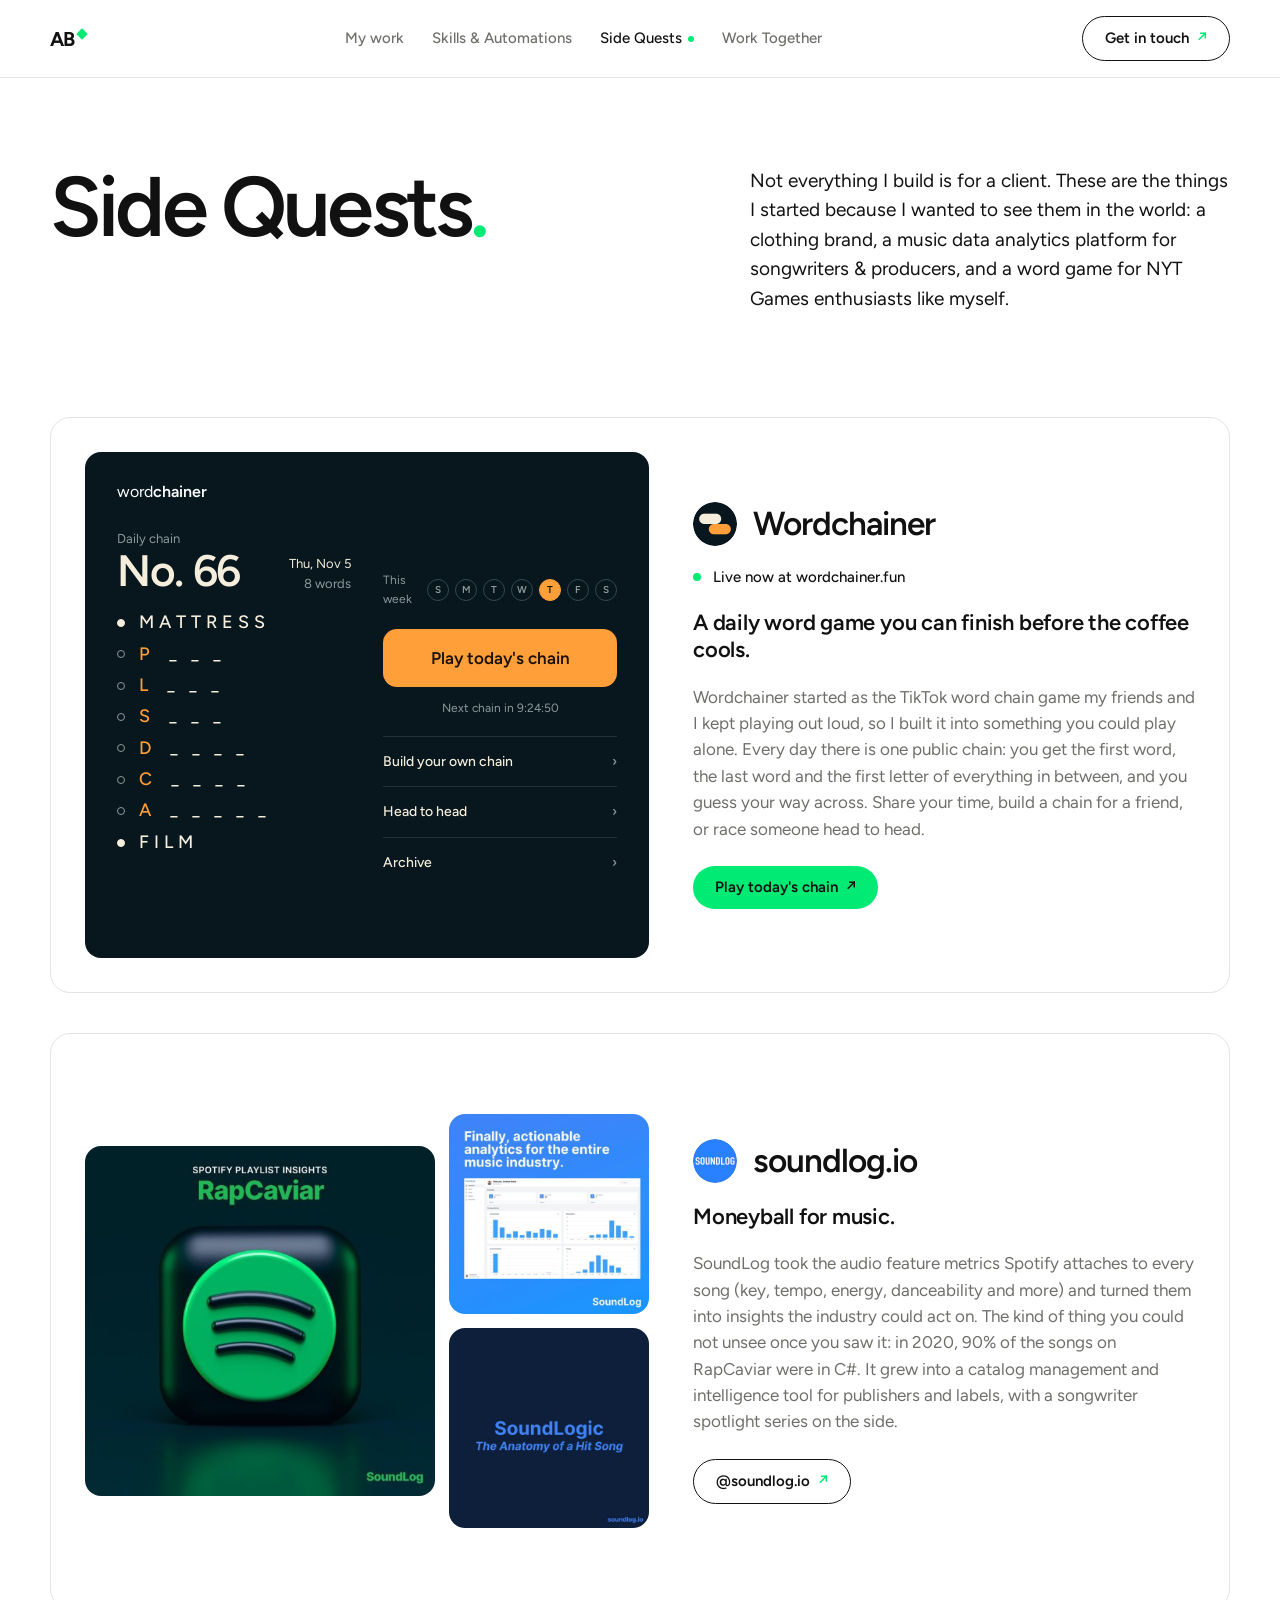
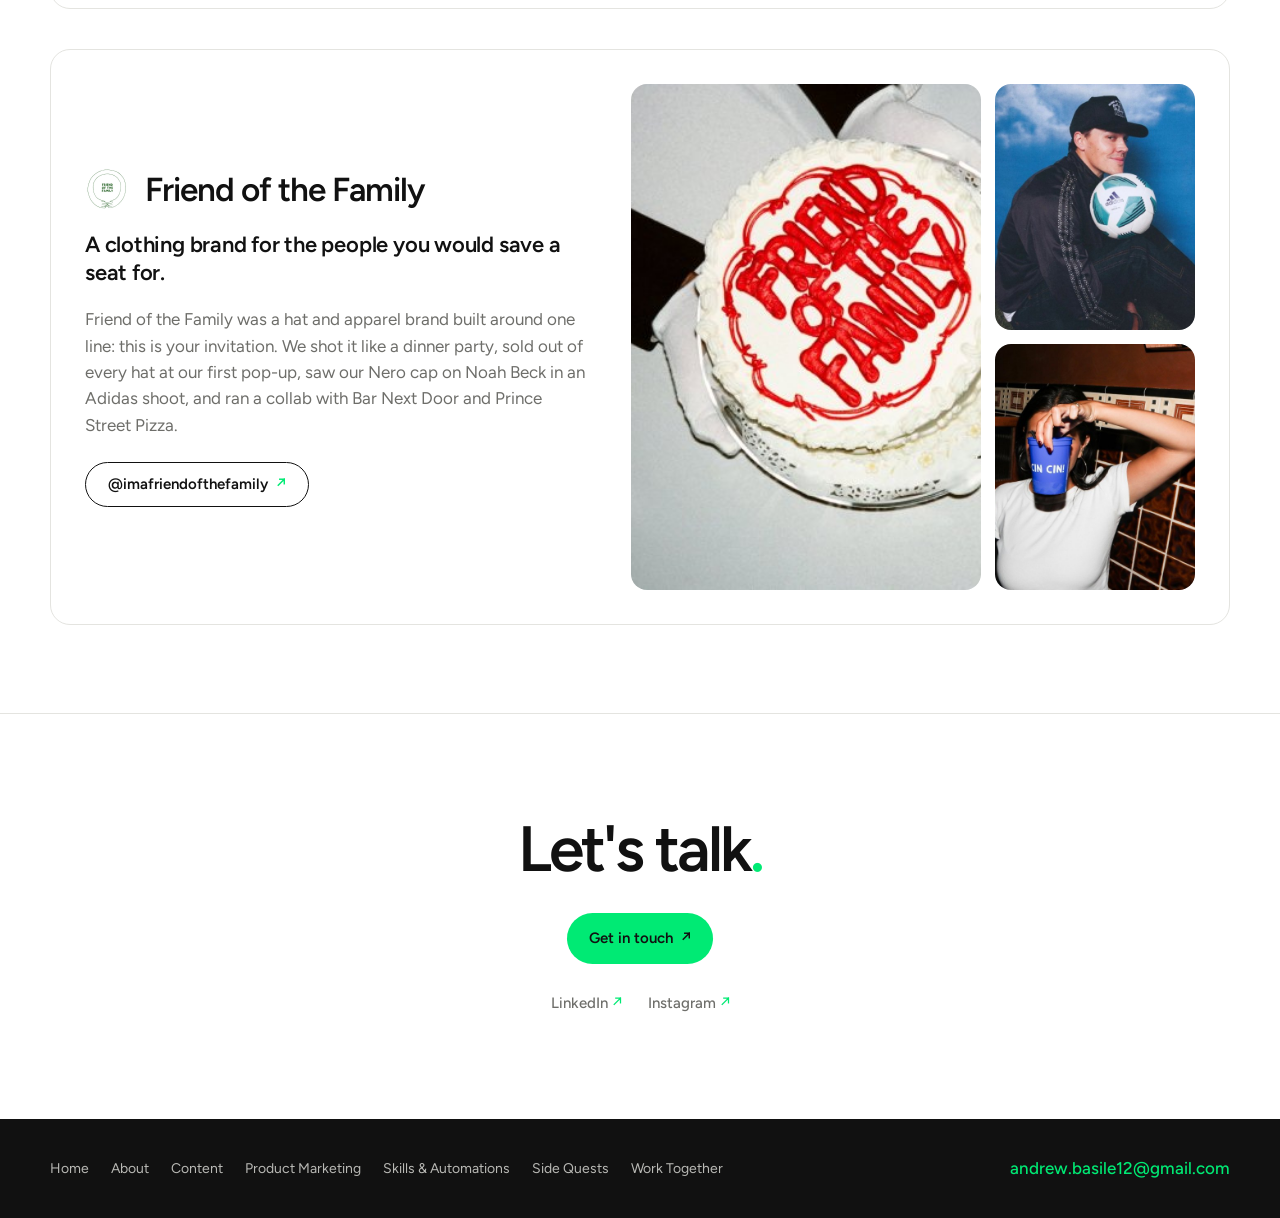
<file: sidequests/index.html>
<!doctype html>
<html lang="en">
<head>
<meta charset="utf-8">
<meta name="viewport" content="width=device-width,initial-scale=1,viewport-fit=cover">
<title>Side Quests</title>
<link rel="canonical" href="https://andrewbasile.work/sidequests/">
<meta name="description" content="The things Andrew Basile built because he could not stop thinking about them: Wordchainer, soundlog.io and Friend of the Family, with what each one taught him.">
<link rel="icon" href="/favicon.ico" sizes="any">
<link rel="icon" type="image/png" sizes="32x32" href="/assets/favicon-32.png">
<link rel="icon" type="image/png" sizes="16x16" href="/assets/favicon-16.png">
<link rel="apple-touch-icon" sizes="180x180" href="/assets/apple-touch-icon.png">
<link rel="manifest" href="/site.webmanifest">
<meta name="theme-color" content="#ffffff">
<meta property="og:type" content="website">
<meta property="og:site_name" content="Andrew Basile">
<meta property="og:title" content="Side Quests | Andrew Basile">
<meta property="og:description" content="The things Andrew Basile built because he could not stop thinking about them: Wordchainer, soundlog.io and Friend of the Family, with what each one taught him.">
<meta property="og:url" content="https://andrewbasile.work/sidequests/">
<meta property="og:image" content="http://andrewbasile.work/assets/og-image.jpg?v=3">
<meta property="og:image:width" content="1200">
<meta property="og:image:height" content="630">
<meta property="og:image:alt" content="Andrew Basile, Content and Product Marketer">
<meta property="og:locale" content="en_US">
<meta name="twitter:card" content="summary_large_image">
<meta name="twitter:title" content="Side Quests | Andrew Basile">
<meta name="twitter:description" content="The things Andrew Basile built because he could not stop thinking about them: Wordchainer, soundlog.io and Friend of the Family, with what each one taught him.">
<meta name="twitter:image" content="http://andrewbasile.work/assets/og-image.jpg?v=3">
<link rel="preload" as="style" id="figtree" href="https://fonts.googleapis.com/css2?family=Figtree:wght@400;500;600;700&display=swap" onload="this.onload=null;this.rel='stylesheet'">
<noscript><link rel="stylesheet" href="https://fonts.googleapis.com/css2?family=Figtree:wght@400;500;600;700&display=swap"></noscript>
<style>
:root{--ink:#111111;--muted:#6e6e6a;--rule:#e4e4e0;--band:#f7f7f5;--green:#00ea74;--bg:#ffffff;--font:'Figtree',system-ui,-apple-system,'Helvetica Neue',Arial,sans-serif;color-scheme:light}
*{box-sizing:border-box}
html{scroll-behavior:smooth}
body{margin:0;background:var(--bg);color:var(--ink);font-family:var(--font);font-size:17px;line-height:1.55;-webkit-font-smoothing:antialiased}
a{color:inherit;text-decoration:none}
img{max-width:100%;display:block}
.wrap{max-width:1440px;margin:0 auto;padding-left:max(env(safe-area-inset-left,0px),clamp(16px,calc(50% - 590px),130px));padding-right:max(env(safe-area-inset-right,0px),clamp(16px,calc(50% - 590px),130px))}
.g{color:var(--green)}
.btn{display:inline-flex;align-items:center;gap:8px;padding:14px 22px;border-radius:999px;font-weight:600;font-size:15px;line-height:1;white-space:nowrap;transition:transform .2s ease}
.btn:hover{transform:translateY(-1px)}
.btn.fill{background:var(--green);color:var(--ink)}
.btn.line{border:1px solid var(--ink)}
:focus-visible{outline:2px solid var(--green);outline-offset:3px;border-radius:6px}
.nav{position:sticky;top:env(safe-area-inset-top,0px);z-index:9;background:rgba(255,255,255,.92);backdrop-filter:blur(10px);border-bottom:1px solid var(--rule)}
.nav .wrap{display:flex;align-items:center;justify-content:space-between;gap:20px;padding-block:16px}
.mark{display:flex;align-items:flex-start;gap:3px;font-weight:700;font-size:20px;line-height:1;letter-spacing:-.03em}
.mark i{width:8px;height:8px;margin-top:1px;background:var(--green);transform:rotate(45deg);display:block}
.links{display:flex;gap:28px;font-weight:500;font-size:15px;color:var(--muted)}
.links a:hover{color:var(--ink)}
.links a.active{color:var(--ink);display:inline-flex;align-items:center;gap:6px}
.links a.active::after{content:"";width:6px;height:6px;border-radius:50%;background:var(--green)}
@media (max-width:1000px){.links{display:none}}
@media (max-width:640px){.nav .btn{display:none}}
/* Phone / tablet nav: hamburger that opens a panel under the bar */
.navr{display:flex;align-items:center;gap:12px}
.burger{display:none;width:44px;height:44px;margin:-6px -8px -6px 0;padding:0;border:0;background:none;cursor:pointer;flex-direction:column;justify-content:center;align-items:center;gap:6px}
.burger span{display:block;width:22px;height:2px;background:var(--ink);border-radius:2px;transition:transform .25s ease,opacity .2s ease}
.nav.is-menu .burger span:nth-child(1){transform:translateY(8px) rotate(45deg)}
.nav.is-menu .burger span:nth-child(2){opacity:0}
.nav.is-menu .burger span:nth-child(3){transform:translateY(-8px) rotate(-45deg)}
.navmenu{display:none;position:absolute;left:0;right:0;top:100%;background:#fff;border-bottom:1px solid var(--rule);box-shadow:0 24px 40px -24px rgba(0,0,0,.18)}
.nav.is-menu .navmenu{display:block}
.navmenu .wrap{display:block;padding-block:0}
.navmenu nav{display:flex;flex-direction:column}
.navmenu nav a{display:flex;align-items:center;justify-content:space-between;padding:16px 0;border-top:1px solid var(--rule);font-weight:600;font-size:17px;color:var(--ink)}
.navmenu nav a.active::after{content:"";width:8px;height:8px;background:var(--green);transform:rotate(45deg)}
.nav .navmenu .btn{display:inline-flex;margin:20px 0 24px;width:100%;justify-content:center}
.nav .navmenu .btn .g{color:inherit}
@media (max-width:1000px){.burger{display:flex}.nav.is-menu{background:#fff}}
@media (min-width:641px){.nav .navmenu .btn{display:none}}

.intro .wrap{display:grid;grid-template-columns:minmax(0,1fr) minmax(0,480px);gap:60px;align-items:start;padding-block:88px 72px}
.intro h1{font-weight:600;font-size:clamp(52px,6.6vw,96px);line-height:.98;letter-spacing:-.045em;margin:0}
.intro p{margin:0 0 16px;color:var(--muted)}
.intro p.l{font-size:19px;color:var(--ink)}
.chapter{padding-block:16px 88px}
@media (max-width:900px){.intro .wrap{grid-template-columns:1fr;gap:24px;padding-block:56px 40px}.chapter{padding-block:0 56px}}

.quests{display:flex;flex-direction:column;gap:40px}
.card{background:#fff;border:1px solid var(--rule);border-radius:20px}
/* Cards match the Content case cards on the home page: 1180 wide, 34px padding, a 564px visual column with a 506px
   tall visual (the phone deck's height), 44px gap, copy centred beside it. */
.case{display:grid;grid-template-columns:564px minmax(0,1fr);gap:44px;align-items:center;padding:34px}
.case.flip{grid-template-columns:minmax(0,1fr) 564px}
.case.flip .visual{order:2}
.visual{height:506px;display:grid;grid-template-columns:minmax(0,1fr) 200px;grid-template-rows:minmax(0,1fr) minmax(0,1fr);gap:14px;min-width:0}
.visual>.tile:first-child{grid-row:1/3}
.visual .tile{border-radius:16px;overflow:hidden;background:var(--band);min-height:0}
.visual .tile img{width:100%;height:100%;object-fit:cover}
.visual .pair{display:contents}
/* Square images (soundlog): the main square sits at the column width and the two small squares stack beside it, all whole */
.visual.squares{align-content:center;grid-template-rows:auto auto}
.visual.squares>.tile:first-child{aspect-ratio:1;align-self:center}
.visual.squares .pair .tile{aspect-ratio:1}
.copy{display:flex;flex-direction:column;gap:20px;min-width:0}
.copy h3{font-weight:600;font-size:clamp(28px,2.6vw,38px);line-height:1.04;letter-spacing:-.03em;margin:0}
.copy p{margin:0;color:var(--muted)}
.copy .tag{color:var(--ink);font-weight:600;font-size:22px;line-height:1.25;letter-spacing:-.01em}
.status{display:flex;align-items:center;gap:12px;font-weight:500;font-size:15px;color:var(--muted)}
.status.live{color:var(--ink)}
.status i{width:8px;height:8px;border-radius:50%;background:var(--rule);display:block;flex:none}
.status.live i{background:var(--green)}
.status img{width:44px;height:44px;border-radius:50%;flex:none}
.titlerow{display:flex;align-items:center;gap:16px;min-width:0}
.titlerow .logo{width:44px;height:44px;border-radius:50%;flex:none;object-fit:cover}
.lesson{border-top:1px solid var(--rule);padding-top:18px;display:flex;flex-direction:column;gap:10px}
.lesson b{font-weight:600;font-size:17px}
.action{padding-top:4px}
@media (max-width:1100px){.case,.case.flip{grid-template-columns:1fr}.case.flip .visual{order:0}}
@media (max-width:640px){.case{padding:22px}.quests{gap:24px}
  .visual{height:auto;display:flex;flex-direction:column}
  .visual>.tile:first-child{aspect-ratio:4/3}
  .visual .pair{display:grid;grid-template-columns:1fr 1fr;gap:14px}
  .visual .pair .tile{aspect-ratio:1}}

/* Wordchainer mockup */
.wc{grid-area:1/1/3/3;background:#07171d;color:#f6eedc;border-radius:16px;padding:28px 32px;font-size:14px;display:grid;grid-template-columns:1fr 1fr;grid-template-rows:auto 1fr;gap:0 32px;overflow:hidden;min-height:0}
.wc .brand{grid-column:1/3;font-size:16px;color:#fff;margin-bottom:24px}
.wc .l{min-width:0}
.wc .r{align-self:center;min-width:0}
.wc .brand b{font-weight:600}
.wc .small{font-size:13px;color:#8c9a9e}
.wc .num{display:flex;justify-content:space-between;align-items:flex-end;margin-bottom:18px}
.wc .num b{font-size:44px;font-weight:600;letter-spacing:-.03em;line-height:1}
.wc .num span{text-align:right;font-size:13px;line-height:1.5}
.wc .num span small{display:block;color:#8c9a9e;font-size:13px}
.wc ol{list-style:none;margin:0;padding:0;display:flex;flex-direction:column;gap:8px}
.wc li{display:flex;align-items:center;gap:14px;font-size:18px;font-weight:500;letter-spacing:.28em;line-height:1.3}
.wc li i{width:8px;height:8px;border-radius:50%;border:1px solid #8c9a9e;display:block;flex:none}
.wc li.on i{background:#f6eedc;border-color:#f6eedc}
.wc li em{font-style:normal;color:#ff9f3a}
.wc .week{display:flex;justify-content:space-between;align-items:center;font-size:12px;color:#8c9a9e;margin-bottom:20px}
.wc .days{display:flex;gap:6px}
.wc .days span{width:22px;height:22px;border-radius:50%;border:1px solid #334850;display:grid;place-items:center;font-size:10px;font-weight:600}
.wc .days span.on{background:#ff9f3a;border-color:#ff9f3a;color:#1b1206}
.wc .play{display:block;background:#ff9f3a;color:#1b1206;text-align:center;border-radius:14px;padding:16px;font-weight:600;font-size:17px}
.wc .next{text-align:center;font-size:12px;color:#8c9a9e;margin:12px 0 18px}
.wc .menu div{display:flex;justify-content:space-between;padding:14px 0;border-top:1px solid #213339;font-weight:500}
.wc .menu div span{color:#8c9a9e}
@media (max-width:640px){.wc{display:block;padding:24px;height:auto}.wc .l{margin-bottom:24px}.wc li{font-size:16px}}


hr.rule{border:0;border-top:1px solid var(--rule);margin:0}
.contact{text-align:center;padding-block:104px;display:flex;flex-direction:column;align-items:center;gap:20px}
.contact h2{font-weight:600;font-size:clamp(40px,5vw,72px);line-height:.98;letter-spacing:-.045em;margin:0}
.contact p{margin:0;color:var(--muted);max-width:520px}
.email{display:flex;gap:12px;align-items:center;flex-wrap:wrap;justify-content:center;padding-top:12px}
.socials{display:flex;gap:26px;padding-top:8px;color:var(--muted);font-weight:500;font-size:15px}
.email code{font-family:var(--font);background:var(--band);border:1px solid var(--rule);border-radius:12px;padding:12px 18px;font-weight:500;font-size:clamp(16px,2.2vw,22px);letter-spacing:-.01em;user-select:all}
.email button{border:0;cursor:pointer;font:inherit;font-weight:600;font-size:15px}
.footer{background:var(--ink);color:#b9b9b5;font-size:14px}
.footer .wrap{display:flex;justify-content:space-between;align-items:center;gap:20px;padding-block:36px;flex-wrap:wrap}
.footer nav{display:flex;gap:22px;flex-wrap:wrap}
.footer .mail{color:var(--green);font-weight:500;font-size:17px}
@media (max-width:640px){.footer .mail{display:none}}
</style>
<style>
/* Desktop width: the layout is the 1440px Figma canvas (1180px content, gutters that stop growing at 130px) and stays that size on wider screens, centred with whitespace either side, so every section reads as one contained block. */
</style>
<link rel="stylesheet" href="/assets/contact.css">
</head>
<body>
<header class="nav">
  <div class="wrap">
    <a class="mark" href="/">AB<i></i></a>
    <nav class="links">
      <a href="/#content">My work</a><a href="/skills/">Skills &amp; Automations</a><a class="active" href="/sidequests/">Side Quests</a><a href="/worktogether/">Work Together</a>
    </nav>
    <div class="navr">
      <a class="btn line" href="#contact" data-contact>Get in touch <span class="g">↗</span></a>
      <button class="burger" type="button" aria-label="Open menu" aria-expanded="false" aria-controls="menu"><span></span><span></span><span></span></button>
    </div>
  </div>
  <div class="navmenu" id="menu"><div class="wrap">
    <nav>
      <a href="/#content">My work</a><a href="/skills/">Skills &amp; Automations</a><a class="active" href="/sidequests/">Side Quests</a><a href="/worktogether/">Work Together</a>
    </nav>
    <a class="btn fill" href="#contact" data-contact>Get in touch <span class="g">↗</span></a>
  </div></div>
</header>

<section class="intro">
  <div class="wrap">
    <h1>Side Quests<span class="g">.</span></h1>
    <div>
      <p class="l">Not everything I build is for a client. These are the things I started because I wanted to see them in the world: a clothing brand, a music data analytics platform for songwriters &amp; producers, and a word game for NYT Games enthusiasts like myself.</p>
    </div>
  </div>
</section>

<section class="chapter">
  <div class="wrap quests">

    <article class="card case" id="wordchainer">
      <div class="visual">
        <div class="wc" aria-label="Wordchainer daily chain screen">
          <div class="brand">word<b>chainer</b></div>
          <div class="l">
          <div class="small">Daily chain</div>
          <div class="num"><b>No. 66</b><span>Thu, Nov 5<small>8 words</small></span></div>
          <ol>
            <li class="on"><i></i>MATTRESS</li>
            <li><i></i><em>P</em> _ _ _</li>
            <li><i></i><em>L</em> _ _ _</li>
            <li><i></i><em>S</em> _ _ _</li>
            <li><i></i><em>D</em> _ _ _ _</li>
            <li><i></i><em>C</em> _ _ _ _</li>
            <li><i></i><em>A</em> _ _ _ _ _</li>
            <li class="on"><i></i>FILM</li>
          </ol>
          </div>
          <div class="r">
          <div class="week"><span>This week</span><div class="days"><span>S</span><span>M</span><span>T</span><span>W</span><span class="on">T</span><span>F</span><span>S</span></div></div>
          <a class="play" href="https://wordchainer.fun" target="_blank" rel="noopener">Play today's chain</a>
          <div class="next">Next chain in 9:24:50</div>
          <div class="menu"><div>Build your own chain<span>›</span></div><div>Head to head<span>›</span></div><div>Archive<span>›</span></div></div>
          </div>
        </div>
      </div>
      <div class="copy">
        <div class="titlerow"><img class="logo" src="/assets/sq-wordchainer-logo.png" alt=""><h3>Wordchainer</h3></div>
        <div class="status live"><i></i>Live now at wordchainer.fun</div>
        <p class="tag">A daily word game you can finish before the coffee cools.</p>
        <p>Wordchainer started as the TikTok word chain game my friends and I kept playing out loud, so I built it into something you could play alone. Every day there is one public chain: you get the first word, the last word and the first letter of everything in between, and you guess your way across. Share your time, build a chain for a friend, or race someone head to head.</p>
        <div class="action"><a class="btn fill" href="https://wordchainer.fun" target="_blank" rel="noopener">Play today's chain <span>↗</span></a></div>
      </div>
    </article>


    <article class="card case" id="soundlog">
      <div class="visual squares">
        <div class="tile"><img src="/assets/sq-soundlog-rapcaviar.jpg" alt="SoundLog Instagram post: Spotify playlist insights, RapCaviar"></div>
        <div class="pair"><div class="tile sq"><img src="/assets/sq-soundlog-dashboard.jpg" alt="The SoundLog dashboard"></div><div class="tile sq"><img src="/assets/sq-soundlog-hit.jpg" alt="SoundLogic: the anatomy of a hit song"></div></div>
      </div>
      <div class="copy">
        <div class="titlerow"><img class="logo" src="/assets/sq-soundlog-logo.png" alt=""><h3>soundlog.io</h3></div>
        <p class="tag">Moneyball for music.</p>
        <p>SoundLog took the audio feature metrics Spotify attaches to every song (key, tempo, energy, danceability and more) and turned them into insights the industry could act on. The kind of thing you could not unsee once you saw it: in 2020, 90% of the songs on RapCaviar were in C#. It grew into a catalog management and intelligence tool for publishers and labels, with a songwriter spotlight series on the side.</p>
        <div class="action"><a class="btn line" href="https://www.instagram.com/soundlog.io/" target="_blank" rel="noopener">@soundlog.io <span class="g">↗</span></a></div>
      </div>
    </article>

    <article class="card case flip" id="friend-of-the-family">
      <div class="visual">
        <div class="tile"><img src="/assets/sq-fotf-cake.jpg" alt="A white cake with Friend of the Family piped in red icing"></div>
        <div class="pair"><div class="tile"><img src="/assets/sq-fotf-nero.jpg" alt="The Nero hat"></div><div class="tile"><img src="/assets/sq-fotf-cincin.jpg" alt="A Cin Cin cup"></div></div>
      </div>
      <div class="copy">
        <div class="titlerow"><img class="logo" src="/assets/sq-fotf-logo.png" alt=""><h3>Friend of the Family</h3></div>
        <p class="tag">A clothing brand for the people you would save a seat for.</p>
        <p>Friend of the Family was a hat and apparel brand built around one line: this is your invitation. We shot it like a dinner party, sold out of every hat at our first pop-up, saw our Nero cap on Noah Beck in an Adidas shoot, and ran a collab with Bar Next Door and Prince Street Pizza.</p>
        <div class="action"><a class="btn line" href="https://www.instagram.com/imafriendofthefamily/" target="_blank" rel="noopener">@imafriendofthefamily <span class="g">↗</span></a></div>
      </div>
    </article>

  </div>
</section>
<hr class="rule">

<section class="contact wrap" id="contact">
  <h2>Let's talk<span class="g">.</span></h2>
  <div class="email"><button class="btn fill" type="button" data-contact>Get in touch <span>↗</span></button></div>
  <div class="socials"><a href="https://www.linkedin.com/in/andrew-basile-0a9858a2/?skipRedirect=true" target="_blank" rel="noopener">LinkedIn <span class="g">↗</span></a><a href="https://www.instagram.com/drebasile/" target="_blank" rel="noopener">Instagram <span class="g">↗</span></a></div>
</section>

<footer class="footer">
  <div class="wrap">
    <nav><a href="/">Home</a><a href="/#about">About</a><a href="/#content">Content</a><a href="/#product-marketing">Product Marketing</a><a href="/skills/">Skills &amp; Automations</a><a href="/sidequests/">Side Quests</a><a href="/worktogether/">Work Together</a></nav>
    <a class="mail" href="#contact">andrew.basile12@gmail.com</a>
  </div>
</footer>

<script>
// Home links: this page is served beside the home page, so strip our own filename from the address to get back
// Hamburger menu (phone / tablet)
(()=>{const nav=document.querySelector('.nav'),b=nav&&nav.querySelector('.burger');if(!b)return;
const set=o=>{nav.classList.toggle('is-menu',o);b.setAttribute('aria-expanded',String(o));b.setAttribute('aria-label',o?'Close menu':'Open menu');};
b.addEventListener('click',()=>set(!nav.classList.contains('is-menu')));
nav.querySelectorAll('.navmenu a').forEach(a=>a.addEventListener('click',()=>set(false)));
document.addEventListener('keydown',e=>{if(e.key==='Escape')set(false);});
document.addEventListener('click',e=>{if(nav.classList.contains('is-menu')&&!nav.contains(e.target))set(false);});
matchMedia('(max-width:1000px)').addEventListener('change',m=>{if(!m.matches)set(false);});})();
// Clean URLs: in-page links scroll without writing a # into the address bar, and a # arriving from another page is scrolled to and then removed.
document.addEventListener('click',e=>{const a=e.target.closest('a[href^="#"]');if(!a||e.metaKey||e.ctrlKey)return;const id=a.getAttribute('href').slice(1);e.preventDefault();if(!id||id==='top'){window.scrollTo({top:0,behavior:'smooth'});return;}const el=document.getElementById(id);if(el)el.scrollIntoView({behavior:'smooth'});});
if(location.hash){const el=document.getElementById(location.hash.slice(1));history.replaceState(null,'',location.pathname+location.search);if(el)requestAnimationFrame(()=>el.scrollIntoView());}
const btn=document.getElementById('copy');
if(btn) btn.addEventListener('click',async()=>{
  const v=document.getElementById('email').textContent;
  try{ await navigator.clipboard.writeText(v); btn.textContent='Copied'; }
  catch(e){ const r=document.createRange(); r.selectNodeContents(document.getElementById('email')); const s=getSelection(); s.removeAllRanges(); s.addRange(r); btn.textContent='Select and copy'; }
  setTimeout(()=>btn.textContent='Copy email',1800);
});
</script>
<script src="/assets/contact.js" defer></script>
</body>
</html>
</file>
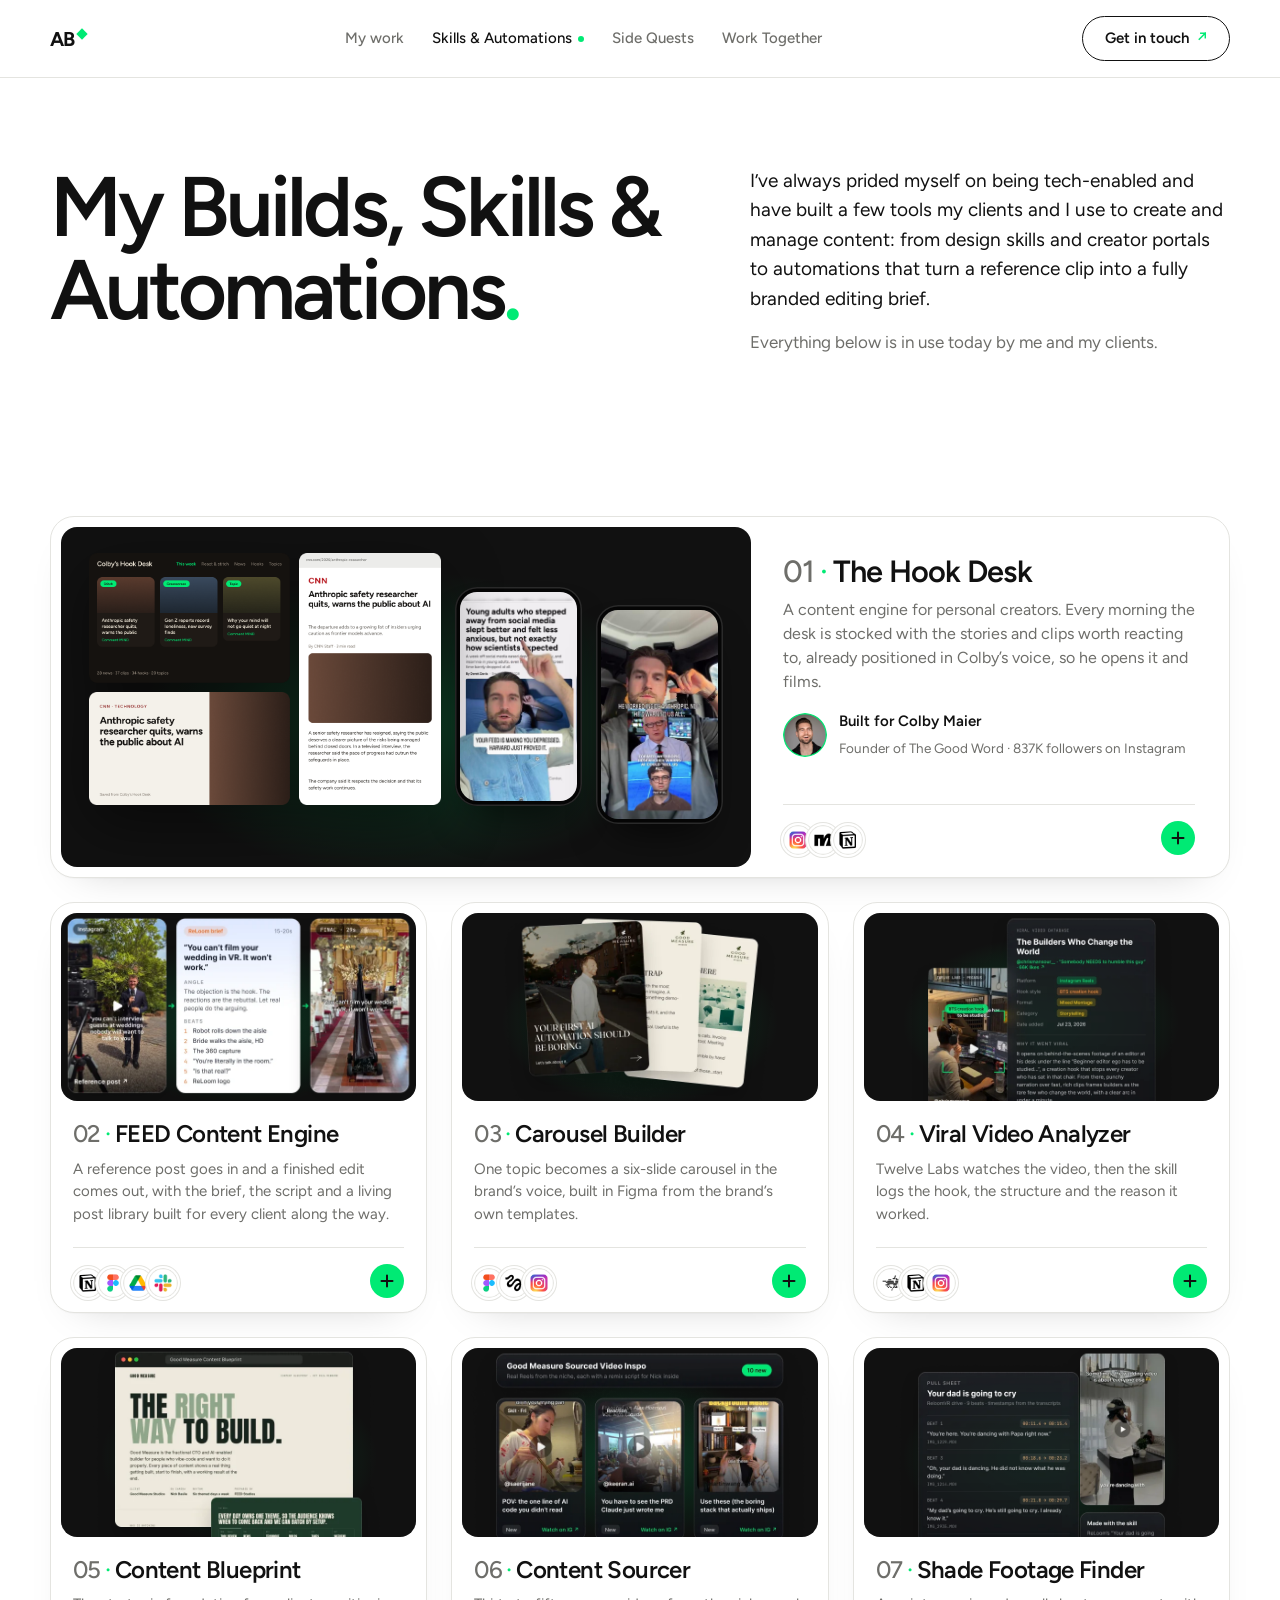
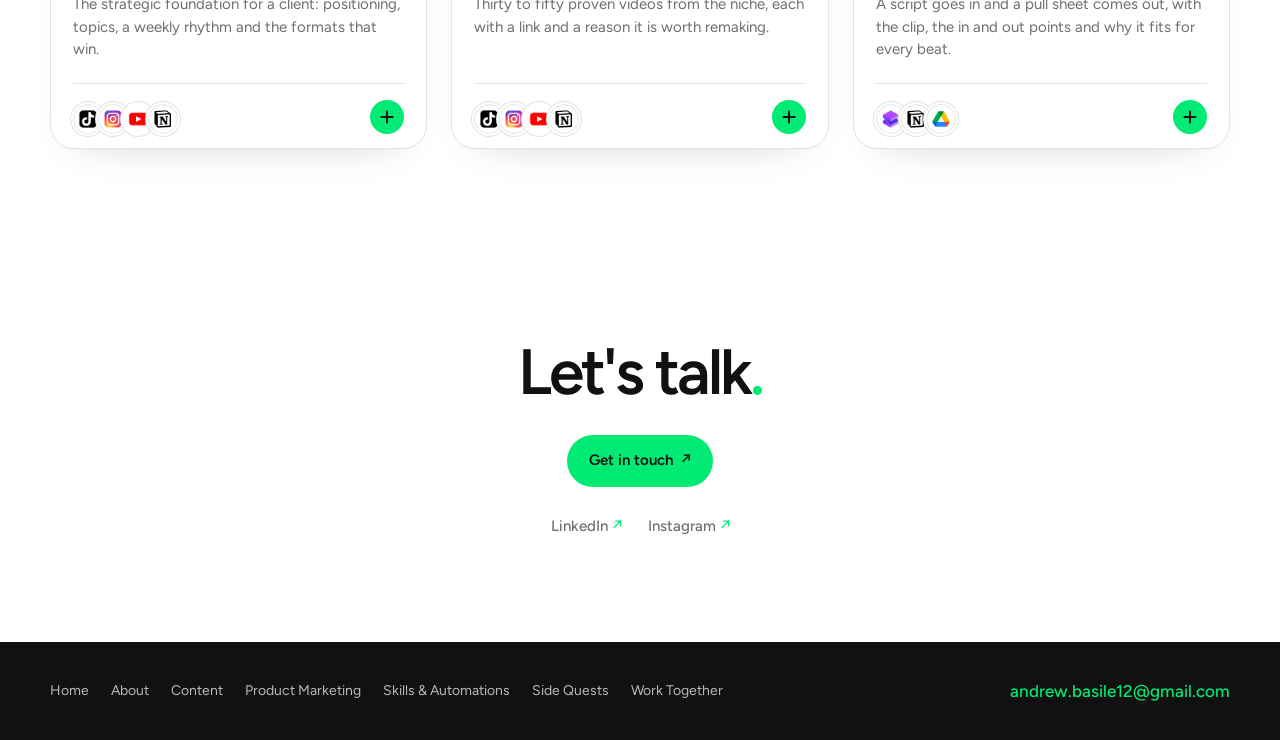
<file: skills/index.html>
<!doctype html>
<html lang="en">
<head>
<meta charset="utf-8">
<meta name="viewport" content="width=device-width,initial-scale=1,viewport-fit=cover">
<title>Skills & Automations</title>
<link rel="canonical" href="https://andrewbasile.work/skills/">
<meta name="description" content="The AI skills and automations behind the work. A daily content engine for creators, a carousel builder, a viral video analyzer, and more, each one available on request.">
<link rel="icon" href="/favicon.ico" sizes="any">
<link rel="icon" type="image/png" sizes="32x32" href="/assets/favicon-32.png">
<link rel="icon" type="image/png" sizes="16x16" href="/assets/favicon-16.png">
<link rel="apple-touch-icon" sizes="180x180" href="/assets/apple-touch-icon.png">
<link rel="manifest" href="/site.webmanifest">
<meta name="theme-color" content="#ffffff">
<meta property="og:type" content="website">
<meta property="og:site_name" content="Andrew Basile">
<meta property="og:title" content="Skills & Automations | Andrew Basile">
<meta property="og:description" content="The AI skills and automations behind the work. A daily content engine for creators, a carousel builder, a viral video analyzer, and more, each one available on request.">
<meta property="og:url" content="https://andrewbasile.work/skills/">
<meta property="og:image" content="http://andrewbasile.work/assets/og-image.jpg?v=3">
<meta property="og:image:width" content="1200">
<meta property="og:image:height" content="630">
<meta property="og:image:alt" content="Andrew Basile, Content and Product Marketer">
<meta property="og:locale" content="en_US">
<meta name="twitter:card" content="summary_large_image">
<meta name="twitter:title" content="Skills & Automations | Andrew Basile">
<meta name="twitter:description" content="The AI skills and automations behind the work. A daily content engine for creators, a carousel builder, a viral video analyzer, and more, each one available on request.">
<meta name="twitter:image" content="http://andrewbasile.work/assets/og-image.jpg?v=3">
<link rel="preload" as="style" id="figtree" href="https://fonts.googleapis.com/css2?family=Figtree:wght@400;500;600;700&display=swap" onload="this.onload=null;this.rel='stylesheet'">
<noscript><link rel="stylesheet" href="https://fonts.googleapis.com/css2?family=Figtree:wght@400;500;600;700&display=swap"></noscript>
<style>
:root{--ink:#111111;--muted:#6e6e6a;--rule:#e4e4e0;--band:#f7f7f5;--green:#00ea74;--bg:#ffffff;--font:'Figtree',system-ui,-apple-system,'Helvetica Neue',Arial,sans-serif;color-scheme:light}
*{box-sizing:border-box}
html{scroll-behavior:smooth}
body{margin:0;background:var(--bg);color:var(--ink);font-family:var(--font);font-size:17px;line-height:1.55;-webkit-font-smoothing:antialiased}
a{color:inherit;text-decoration:none}
img{max-width:100%;display:block}
.wrap{max-width:1440px;margin:0 auto;padding-left:max(env(safe-area-inset-left,0px),clamp(16px,calc(50% - 590px),130px));padding-right:max(env(safe-area-inset-right,0px),clamp(16px,calc(50% - 590px),130px))}
.g{color:var(--green)}
.btn{display:inline-flex;align-items:center;gap:8px;padding:14px 22px;border-radius:999px;font-weight:600;font-size:15px;line-height:1;white-space:nowrap;transition:transform .2s ease}
.btn:hover{transform:translateY(-1px)}
.btn.fill{background:var(--green);color:var(--ink)}
.btn.line{border:1px solid var(--ink)}
:focus-visible{outline:2px solid var(--green);outline-offset:3px;border-radius:6px}
.nav{position:sticky;top:env(safe-area-inset-top,0px);z-index:9;background:rgba(255,255,255,.92);backdrop-filter:blur(10px);border-bottom:1px solid var(--rule)}
.nav .wrap{display:flex;align-items:center;justify-content:space-between;gap:20px;padding-block:16px}
.mark{display:flex;align-items:flex-start;gap:3px;font-weight:700;font-size:20px;line-height:1;letter-spacing:-.03em}
.mark i{width:8px;height:8px;margin-top:1px;background:var(--green);transform:rotate(45deg);display:block}
.links{display:flex;gap:28px;font-weight:500;font-size:15px;color:var(--muted)}
.links a:hover{color:var(--ink)}
.links a.active{color:var(--ink);display:inline-flex;align-items:center;gap:6px}
.links a.active::after{content:"";width:6px;height:6px;border-radius:50%;background:var(--green)}
@media (max-width:1000px){.links{display:none}}
@media (max-width:640px){.nav .btn{display:none}}
/* Phone / tablet nav: hamburger that opens a panel under the bar */
.navr{display:flex;align-items:center;gap:12px}
.burger{display:none;width:44px;height:44px;margin:-6px -8px -6px 0;padding:0;border:0;background:none;cursor:pointer;flex-direction:column;justify-content:center;align-items:center;gap:6px}
.burger span{display:block;width:22px;height:2px;background:var(--ink);border-radius:2px;transition:transform .25s ease,opacity .2s ease}
.nav.is-menu .burger span:nth-child(1){transform:translateY(8px) rotate(45deg)}
.nav.is-menu .burger span:nth-child(2){opacity:0}
.nav.is-menu .burger span:nth-child(3){transform:translateY(-8px) rotate(-45deg)}
.navmenu{display:none;position:absolute;left:0;right:0;top:100%;background:#fff;border-bottom:1px solid var(--rule);box-shadow:0 24px 40px -24px rgba(0,0,0,.18)}
.nav.is-menu .navmenu{display:block}
.navmenu .wrap{display:block;padding-block:0}
.navmenu nav{display:flex;flex-direction:column}
.navmenu nav a{display:flex;align-items:center;justify-content:space-between;padding:16px 0;border-top:1px solid var(--rule);font-weight:600;font-size:17px;color:var(--ink)}
.navmenu nav a.active::after{content:"";width:8px;height:8px;background:var(--green);transform:rotate(45deg)}
.nav .navmenu .btn{display:inline-flex;margin:20px 0 24px;width:100%;justify-content:center}
.nav .navmenu .btn .g{color:inherit}
@media (max-width:1000px){.burger{display:flex}.nav.is-menu{background:#fff}}
@media (min-width:641px){.nav .navmenu .btn{display:none}}

.intro .wrap{display:grid;grid-template-columns:minmax(0,1fr) minmax(0,480px);gap:60px;align-items:start;padding-block:88px 72px}
.intro h1{font-weight:600;font-size:clamp(52px,6.6vw,96px);line-height:.98;letter-spacing:-.045em;margin:0}
.intro p{margin:0 0 16px;color:var(--muted)}
.intro p.l{font-size:19px;color:var(--ink)}
.chapter{padding-block:72px 88px}
.chapter-head{display:flex;justify-content:space-between;align-items:flex-end;gap:40px;margin-bottom:40px}
.chapter-head h2{font-weight:600;font-size:clamp(40px,4.3vw,62px);line-height:1;letter-spacing:-.04em;margin:0;max-width:560px}
.chapter-head p{margin:0;color:var(--muted);max-width:480px}
.chapter-head .title{display:flex;flex-direction:column;gap:14px;max-width:620px}
.chapter-head .title h2{font-size:clamp(44px,4.6vw,66px);line-height:.98;letter-spacing:-.045em;max-width:none}
.chapter-head p.subline{color:var(--ink);font-weight:600;font-size:22px;line-height:1.2;letter-spacing:-.015em;max-width:none}
@media (max-width:900px){.intro .wrap{grid-template-columns:1fr;gap:24px;padding-block:56px 40px}.chapter{padding-block:56px}.chapter-head{flex-direction:column;align-items:flex-start;gap:16px}}

.card{background:#fff;border:1px solid var(--rule);border-radius:20px;padding:34px}
.case{display:grid;grid-template-columns:minmax(0,1fr) 526px;gap:72px;align-items:start;padding:56px}
.case .copy{order:1}.case .screens{order:2}
.screens{display:flex;flex-direction:column;gap:14px;min-width:0}
.screens .caps{display:flex;gap:16px;font-size:12px;font-weight:500;color:var(--muted)}
.screens .caps span{flex:1}
.open{font-weight:600;font-size:14px;display:inline-flex;gap:6px;margin-top:4px}
.made h4,.copy h4,.conn h5{margin:0;font-size:22px;font-weight:600;letter-spacing:-.02em;line-height:1.2}
.made h4{margin-bottom:18px}
.made{margin-top:22px}
.reels{display:grid;grid-template-columns:1fr 1fr;gap:20px}
.reel{display:flex;flex-direction:column;gap:10px;min-width:0}
.reel .v{position:relative;aspect-ratio:236/406;border-radius:40px;overflow:hidden;background:#0b0b0b;padding:9px;box-sizing:border-box;box-shadow:inset 0 0 0 1.5px #2a2a2a;cursor:pointer} /* 9px bezel around a 9:16 screen, so the clip is not cropped */
.reel .v img,.reel .v video{width:100%;height:100%;object-fit:cover;border-radius:32px;display:block;background:#000}
.play{position:absolute;left:50%;top:50%;transform:translate(-50%,-50%);width:48px;height:48px;border-radius:50%;border:0;padding:0;cursor:pointer;z-index:6;
  background:rgba(255,255,255,.22);backdrop-filter:blur(8px);-webkit-backdrop-filter:blur(8px);box-shadow:0 0 0 1px rgba(255,255,255,.35),0 6px 16px rgba(0,0,0,.3);
  display:flex;align-items:center;justify-content:center;color:#fff;transition:transform .2s,background .2s}
.play.playing{opacity:.55;transition:opacity .25s}
.play.playing:hover,.v:hover .play.playing,.play.playing:focus-visible{opacity:1}
.play:hover{background:rgba(255,255,255,.34)}
.play:active{transform:translate(-50%,-50%) scale(.92)}
.play svg{width:18px;height:18px;fill:#fff;display:block}
.play .ic-play{margin-left:3px}
.play .ic-pause{display:none}
.play.playing .ic-play{display:none}
.play.playing .ic-pause{display:block}
.reel .v::before{content:"";position:absolute;top:20px;left:50%;width:62px;height:18px;margin-left:-31px;border-radius:9px;background:#0b0b0b;z-index:1}
.reel .v::after{content:"";position:absolute;bottom:16px;left:50%;width:84px;height:4px;margin-left:-42px;border-radius:2px;background:rgba(255,255,255,.85);z-index:1}
.reel .t{display:flex;justify-content:space-between;gap:8px;font-weight:600;font-size:14px;line-height:1.3}
.reel p{margin:0;color:var(--muted);font-size:12.5px;line-height:1.45}
.reel hr{border:0;border-top:1px solid var(--rule);margin:2px 0}
.reel .stats{font-size:12.5px;font-weight:500;line-height:1.6}
.reel .stats b{font-weight:600;font-size:14px}
.note{font-size:11.5px;color:var(--muted);margin:14px 0 0}
.copy{display:flex;flex-direction:column;gap:28px;min-width:0}
.copy h3{font-weight:600;font-size:clamp(26px,2.6vw,38px);line-height:1.04;letter-spacing:-.03em;margin:0}
.copy p{margin:0;color:var(--muted)}
.copy .lede{font-weight:500;font-size:15px;line-height:1.45}
.who{display:flex;gap:14px;align-items:center}
.who img{width:56px;height:56px;border-radius:50%}
.who b{display:block;font-weight:600;font-size:16px}
.who span{font-size:14px;color:var(--muted)}
.features{list-style:none;margin:-16px 0 0;padding:0}
.features li{padding:16px 0;border-top:1px solid var(--rule)}
.features li b{display:block;font-weight:600;font-size:17px;margin-bottom:6px}
.features li span{color:var(--muted);font-size:15px}
.conn{margin-top:4px}
.conn h5{margin-bottom:14px}
.pills{display:flex;flex-wrap:wrap;gap:8px}
.pill{display:inline-flex;align-items:center;gap:8px;border:1px solid var(--rule);border-radius:999px;padding:5px 12px 5px 6px;font-size:13px;font-weight:500}
.pill img{width:22px;height:22px;border-radius:50%}
.pill.txt{padding:6px 12px}
@media (max-width:1100px){.case{grid-template-columns:1fr}}
@media (max-width:640px){.card,.case{padding:22px}.reels{grid-template-columns:1fr}}

.tools h2{font-size:34px;font-weight:600;letter-spacing:-.03em;margin:0 0 14px}
.tools p{color:var(--muted);max-width:760px;margin:0 0 20px}
hr.rule{border:0;border-top:1px solid var(--rule);margin:0}
.contact{text-align:center;padding-block:104px;display:flex;flex-direction:column;align-items:center;gap:20px}
.contact h2{font-weight:600;font-size:clamp(40px,5vw,72px);line-height:.98;letter-spacing:-.045em;margin:0}
.contact p{margin:0;color:var(--muted);max-width:520px}
.email{display:flex;gap:12px;align-items:center;flex-wrap:wrap;justify-content:center;padding-top:12px}
.socials{display:flex;gap:26px;padding-top:8px;color:var(--muted);font-weight:500;font-size:15px}
.email code{font-family:var(--font);background:var(--band);border:1px solid var(--rule);border-radius:12px;padding:12px 18px;font-weight:500;font-size:clamp(16px,2.2vw,22px);letter-spacing:-.01em;user-select:all}
.email button{border:0;cursor:pointer;font:inherit;font-weight:600;font-size:15px}
.footer{background:var(--ink);color:#b9b9b5;font-size:14px}
.footer .wrap{display:flex;justify-content:space-between;align-items:center;gap:20px;padding-block:36px;flex-wrap:wrap}
.footer nav{display:flex;gap:22px;flex-wrap:wrap}
.footer .mail{color:var(--green);font-weight:500;font-size:17px}
@media (max-width:640px){.footer .mail{display:none}}

/* ===== Skills & Automations: glass overview + glass pop-ups (ported from the FEED Studios v2 glass overview, Nov 9) ===== */
.skgrid{display:grid;grid-template-columns:repeat(3,minmax(0,1fr));gap:24px}
@media (max-width:1000px){.skgrid{grid-template-columns:1fr 1fr}}
@media (max-width:640px){.skgrid{grid-template-columns:1fr;gap:16px}}
.skc{position:relative;display:flex;flex-direction:column;padding:10px;border-radius:24px;background:#fff;border:1px solid var(--rule);cursor:pointer;text-align:left;
  box-shadow:0 1px 0 rgba(0,0,0,.02),0 18px 40px -30px rgba(0,0,0,.25);transition:transform .45s cubic-bezier(.22,1,.36,1),box-shadow .35s ease,border-color .3s ease}
.skc:hover{transform:translateY(-4px);border-color:#d6d6d1;box-shadow:0 1px 0 rgba(0,0,0,.02),0 34px 60px -34px rgba(0,0,0,.32)}
.skc:focus-visible{outline:2px solid var(--green);outline-offset:3px}
.skc .vis{position:relative;aspect-ratio:388/206;border-radius:16px;overflow:hidden;background:#111;isolation:isolate}
.skc .vis::before{content:"";position:absolute;left:50%;top:58%;width:78%;height:90%;transform:translate(-50%,-50%);border-radius:50%;background:radial-gradient(closest-side,rgba(0,234,116,.32),rgba(0,234,116,0));z-index:-1;transition:opacity .4s ease,transform .6s cubic-bezier(.22,1,.36,1);opacity:.75}
.skc:hover .vis::before{opacity:1;transform:translate(-50%,-50%) scale(1.12)}
.skc .vis img{position:absolute;inset:0;width:100%;height:100%;object-fit:cover;object-position:50% 0;transition:transform .7s cubic-bezier(.22,1,.36,1)}
.skc:hover .vis img{transform:scale(1.03)}
.skc .txt{display:flex;flex-direction:column;gap:10px;padding:20px 12px 22px}
.skc h3{margin:0;font-size:24px;font-weight:600;letter-spacing:-.025em;line-height:1.1}
.skc h3 .n{color:var(--muted);font-weight:500}
.skc h3 .n i{font-style:normal;color:var(--green);margin:0 .18em}
.skc p{margin:0;color:var(--muted);font-size:15px;line-height:1.5}
.skc .foot{margin:auto 12px 0;padding:16px 0 4px;display:flex;justify-content:space-between;align-items:center;gap:12px;border-top:1px solid var(--rule)}
.skc .conn{display:flex;align-items:center;min-width:0}
.skc .conn img{width:30px;height:30px;border-radius:50%;background:#fff;box-shadow:0 0 0 2px #fff,0 0 0 3px var(--rule);transition:margin .45s cubic-bezier(.22,1,.36,1)}
.skc .conn img+img{margin-left:-5px}
.skc:hover .conn img+img{margin-left:6px}
.plus{flex:none;width:34px;height:34px;border-radius:50%;border:0;padding:0;background:var(--green);color:var(--ink);display:grid;place-items:center;cursor:pointer;transition:transform .4s cubic-bezier(.22,1,.36,1)}
.plus svg{width:14px;height:14px;stroke:currentColor;stroke-width:2;stroke-linecap:round;fill:none}
.skc:hover .plus{transform:rotate(90deg) scale(1.06)}
.skhint{display:flex;align-items:center;gap:10px;margin:28px 0 0;font-size:14px;font-weight:500;color:var(--muted)}
.skhint::before{content:"";width:7px;height:7px;background:var(--green);transform:rotate(45deg)}

/* The pop-up layer: page blurs behind a frosted veil, the skill opens on a glass panel */
html.sk-on{overflow:hidden}
.sk-layer{position:fixed;inset:0;z-index:40;display:grid;place-items:center;padding:clamp(16px,4vh,48px) 16px}
.sk-layer[hidden]{display:none}
.sk-veil{position:absolute;inset:0;background:rgba(246,246,243,.5);backdrop-filter:blur(16px) saturate(1.15);-webkit-backdrop-filter:blur(16px) saturate(1.15);opacity:0;transition:opacity .45s ease}
.sk-veil::after{content:"";position:absolute;left:62%;top:52%;width:min(70vw,900px);height:min(70vh,640px);transform:translate(-50%,-50%);border-radius:50%;background:radial-gradient(closest-side,rgba(0,234,116,.22),rgba(0,234,116,0));pointer-events:none}
.sk-layer.is-in .sk-veil{opacity:1}
.sk-panel{position:relative;width:min(1180px,100%);height:min(760px,calc(100svh - 2*clamp(16px,4vh,48px)));border-radius:32px;overflow:hidden;outline:none;
  background:linear-gradient(140deg,rgba(255,255,255,.86),rgba(255,255,255,.62) 55%,rgba(255,255,255,.74));
  backdrop-filter:blur(30px) saturate(1.6);-webkit-backdrop-filter:blur(30px) saturate(1.6);
  box-shadow:inset 0 1px 0 rgba(255,255,255,1),inset 0 0 0 1px rgba(255,255,255,.7),0 0 0 1px rgba(17,17,17,.07),0 50px 120px -40px rgba(0,0,0,.35),0 20px 40px -30px rgba(0,0,0,.2);
  transform-origin:0 0;opacity:0;overflow-y:auto;overscroll-behavior:contain}
.sk-sheen{position:absolute;left:-12%;top:-26%;width:62%;height:48%;border-radius:50%;background:radial-gradient(closest-side,rgba(255,255,255,.95),rgba(255,255,255,0));pointer-events:none}
.sk-close{position:absolute;top:24px;right:24px;z-index:3;width:46px;height:46px;border-radius:50%;border:0;padding:0;cursor:pointer;display:grid;place-items:center;color:var(--ink);
  background:rgba(255,255,255,.7);backdrop-filter:blur(10px);-webkit-backdrop-filter:blur(10px);box-shadow:inset 0 0 0 1px rgba(17,17,17,.1),0 6px 16px -8px rgba(0,0,0,.25);transition:transform .25s ease,background .2s}
.sk-close:hover{transform:rotate(90deg);background:#fff}
.sk-close svg{width:16px;height:16px;stroke:currentColor;stroke-width:1.8;stroke-linecap:round;fill:none}
.sk-body{position:relative;z-index:1;min-height:100%;display:grid;grid-template-columns:minmax(0,1fr) minmax(0,540px);gap:56px;align-items:center;padding:88px 56px 56px 64px;transition:opacity .22s ease}
.sk-body.swap{opacity:0}
.sk-copy{display:flex;flex-direction:column;gap:0;min-width:0}
.sk-copy h2{margin:0;font-weight:600;font-size:clamp(36px,min(4.2vw,6.6vh),60px);line-height:.98;letter-spacing:-.045em;text-wrap:balance}
.sk-copy h2 .n{color:var(--muted);font-weight:500}
.sk-copy h2 .n i{font-style:normal;color:var(--green);margin:0 .16em}
.sk-desc{margin:20px 0 0;font-size:18px;line-height:1.55;color:#3a3a37;max-width:34em}
.sk-out{margin-top:28px}
.sk-out h3,.sk-conn h3,.sk-feats h3{margin:0 0 8px;font-size:15px;font-weight:600;letter-spacing:-.01em;color:var(--muted)}
.sk-what{margin:0;font-size:19px;font-weight:600;letter-spacing:-.015em;line-height:1.3}
.sk-shown{margin:6px 0 0;font-size:15px;color:var(--muted);line-height:1.5}
.sk-conn{margin-top:24px}
.sk-conn .pill{background:rgba(255,255,255,.7)}
.sk-acts{display:flex;flex-wrap:wrap;gap:12px 16px;margin-top:32px}
.sk-acts .btn.line{background:rgba(255,255,255,.55);cursor:pointer;font:inherit;font-weight:600;font-size:15px;color:var(--ink)}
.sk-acts{align-items:center}
.sk-req{border:0;background:none;padding:14px 2px;cursor:pointer;font:inherit;font-weight:600;font-size:15px;color:var(--ink);text-decoration:none;display:inline-flex;gap:6px;align-items:center}
.sk-req u{text-decoration:underline;text-decoration-color:var(--green);text-decoration-thickness:2px;text-underline-offset:5px}
.sk-req span{transition:transform .2s ease}
.sk-req:hover span,.sk-req[aria-expanded="true"] span{transform:translateX(3px)}
.sk-req[aria-expanded="true"] span{transform:rotate(90deg)}
.sk-optin{margin-top:16px;padding:22px;border-radius:22px;background:rgba(255,255,255,.66);box-shadow:inset 0 0 0 1px rgba(17,17,17,.08);max-width:34em}
.sk-optin[hidden]{display:none}
.sk-optin-h{margin:0;font-size:19px;font-weight:600;letter-spacing:-.015em;line-height:1.3}
.sk-optin-p{margin:6px 0 16px;font-size:15px;line-height:1.5;color:var(--muted)}
.sk-field{display:flex;gap:10px}
.sk-field input{flex:1 1 auto;min-width:0;height:48px;padding:0 18px;border-radius:999px;border:1px solid rgba(17,17,17,.18);background:#fff;font:inherit;font-size:16px;color:var(--ink);outline:none;transition:border-color .2s,box-shadow .2s}
.sk-field input:focus{border-color:var(--ink);box-shadow:0 0 0 3px rgba(0,234,116,.35)}
.sk-field input[aria-invalid="true"]{border-color:#d4442e}
.sk-field .btn{border:0;cursor:pointer;font:inherit;font-weight:600;font-size:15px}
.sk-field .btn[disabled]{opacity:.6;cursor:default;transform:none}
.sk-hp{position:absolute;left:-9999px;width:1px;height:1px;opacity:0}
.sk-optin-msg{margin:10px 0 0;font-size:14px;line-height:1.5;color:var(--muted)}
.sk-optin-msg:empty{display:none}
.sk-optin-msg.err{color:#b8341f}
.sk-optin-msg a{color:var(--ink);text-decoration:underline}
.sk-optin.done .sk-field,.sk-optin.done .sk-optin-p{display:none}
.sk-optin.done .sk-optin-msg{margin-top:6px;font-size:15px;color:var(--ink)}
.sk-stage{position:relative;align-self:stretch;min-height:0;display:grid;place-items:center;padding:28px;border-radius:24px;background:#111;overflow:hidden;isolation:isolate;box-shadow:inset 0 0 0 1px rgba(255,255,255,.06)}
.sk-stage::before{content:"";position:absolute;left:50%;top:55%;width:90%;height:80%;transform:translate(-50%,-50%);border-radius:50%;background:radial-gradient(closest-side,rgba(0,234,116,.3),rgba(0,234,116,0));z-index:-1}
.sk-stage img{max-width:100%;max-height:min(600px,calc(100svh - 260px));width:auto;height:auto;object-fit:contain}
/* Rail: one tile per skill, beside the panel */
.sk-rail{position:absolute;left:max(16px,calc(50% - 590px - 76px));top:50%;transform:translate(-12px,-50%);z-index:2;display:flex;flex-direction:column;gap:8px;padding:9px;border-radius:20px;opacity:0;
  background:rgba(255,255,255,.72);backdrop-filter:blur(16px);-webkit-backdrop-filter:blur(16px);box-shadow:inset 0 0 0 1px rgba(255,255,255,.8),0 0 0 1px rgba(17,17,17,.07),0 20px 40px -24px rgba(0,0,0,.3);transition:opacity .4s ease .1s,transform .5s cubic-bezier(.22,1,.36,1) .1s}
.sk-layer.is-in .sk-rail{opacity:1;transform:translate(0,-50%)}
.sk-rail button{width:38px;height:38px;border-radius:12px;border:0;padding:0;cursor:pointer;font:inherit;font-size:13px;font-weight:600;color:var(--muted);background:transparent;box-shadow:inset 0 0 0 1px var(--rule);transition:background .2s,color .2s,transform .25s}
.sk-rail button:hover{color:var(--ink);background:#fff}
.sk-rail button[aria-selected="true"]{background:var(--green);color:var(--ink);box-shadow:none;transform:scale(1.08)}
@media (max-width:1400px) and (min-width:1001px){
  .sk-layer{display:flex;flex-direction:column;justify-content:center;align-items:center;gap:14px}
  .sk-panel{height:min(740px,calc(100svh - 2*clamp(16px,4vh,48px) - 70px))}
  .sk-rail{position:relative;left:auto;top:auto;order:2;flex-direction:row;transform:translateY(-10px)}
  .sk-layer.is-in .sk-rail{transform:none}}
@media (max-width:1000px){
  .sk-layer{padding:12px 12px 0;place-items:end center}
  .sk-panel{height:calc(100svh - 12px);border-radius:28px 28px 0 0;overflow-y:auto;-webkit-overflow-scrolling:touch}
  .sk-body{height:auto;grid-template-columns:1fr;gap:28px;padding:84px 24px 120px}
  .sk-stage{order:-1;padding:18px;min-height:0}
  .sk-stage img{max-height:60svh}
  .sk-close{position:fixed;top:24px;right:24px}
  .sk-rail{position:fixed;bottom:16px;top:auto;left:50%;right:auto;transform:translate(-50%,12px);flex-direction:row}
  .sk-layer.is-in .sk-rail{transform:translate(-50%,0)}
  .sk-copy h2{font-size:clamp(34px,9vw,48px)}
  .sk-desc{font-size:16px}
}
@media (max-width:640px){.sk-field{flex-direction:column}.sk-field .btn{justify-content:center}.sk-acts .sk-req{flex:1 1 100%;justify-content:center}.sk-close{top:22px;right:20px}.sk-rail button{width:36px;height:36px}.sk-acts .btn{flex:1 1 auto;justify-content:center}}

/* Hook Desk as card 01: spans the full row as a horizontal card, same card language */
.skc .side{display:flex;flex-direction:column;flex:1;min-width:0}
.skc .who{margin-top:6px;gap:12px}
.skc .who img{width:44px;height:44px}
.skc .who b{font-size:15px}.skc .who span{font-size:13.5px}
.skc.wide{grid-column:1/-1;display:grid;grid-template-columns:minmax(0,1.5fr) minmax(0,1fr);gap:8px;align-items:stretch}
.skc.wide .vis{aspect-ratio:auto;min-height:340px}
.skc.wide .txt{padding:28px 24px 22px}
.skc.wide h3{font-size:clamp(26px,2.4vw,34px)}
.skc.wide p{font-size:16px}
.skc.wide .foot{margin:auto 24px 0;padding-bottom:12px}
.hdvis{position:absolute;inset:0;display:flex;align-items:center;justify-content:center;gap:14px;padding:26px 28px}
.skc .vis .hdvis .hdmock{position:static;inset:auto;flex:1 1 0;min-width:0;width:100%;height:100%;max-width:none;object-fit:contain;filter:drop-shadow(0 20px 30px rgba(0,0,0,.45))}
.hdvis .hdph{flex:none;height:min(76%,280px);aspect-ratio:236/406;padding:5px;border-radius:22px;background:#050505;box-shadow:inset 0 0 0 1.5px #2a2a2a,0 24px 40px -18px rgba(0,0,0,.7)}
.skc .vis .hdvis .hdph img{position:static;inset:auto;width:100%;height:100%;object-fit:cover;border-radius:17px}
.hdvis .hdph:nth-child(3){margin-top:36px}
.skc:hover .hdvis img{transform:none}
@media (max-width:1000px){.skc.wide{grid-template-columns:1fr}.skc.wide .vis{min-height:0;aspect-ratio:16/9}.skc.wide .txt{padding:20px 12px 22px}.skc.wide .foot{margin:auto 12px 0}}
@media (max-width:640px){.skc.wide .vis{aspect-ratio:4/3}.hdvis{padding:16px;gap:12px}.hdvis .hdph:nth-child(3){display:none}.skc.wide h3{font-size:24px}.skc.wide p{font-size:15px}}
/* Hook Desk pop-up: Colby row, key features, and a stage with the desk and two playable reels */
.sk-who{margin-top:22px}.sk-who[hidden],.sk-feats[hidden],.sk-req[hidden]{display:none}
.sk-feats{margin-top:24px}
.sk-feats ul{margin:0}
.sk-feats li{padding:11px 0;border-top:1px solid rgba(17,17,17,.1)}
.sk-feats li b{font-size:15.5px;margin-bottom:2px}
.sk-feats li span{font-size:14px;line-height:1.45}
.sk-stage.custom{display:block;padding:24px;align-self:start}
.hdstage{display:flex;flex-direction:column;gap:20px;align-items:center}
.hdstage .hdmock{width:100%;max-width:400px;height:auto;filter:drop-shadow(0 18px 30px rgba(0,0,0,.5))}
.hdstage .reels{width:100%;display:grid;grid-template-columns:1fr 1fr;gap:18px}
.hdstage .reel .v{width:min(100%,150px);margin:0 auto;border-radius:30px;padding:7px;background:#050505}
.hdstage .reel .v img,.hdstage .reel .v video{border-radius:24px}
.hdstage .reel .v::before{top:14px;width:46px;height:13px;margin-left:-23px}
.hdstage .reel .v::after{bottom:11px;width:60px;margin-left:-30px}
.hdstage .reel .t{color:#f3f3f0;font-size:13px}
.hdstage .reel .stats{color:#a6a6a1;font-size:12px;line-height:1.5}
.hdstage .reel .stats b{font-size:13px}
@media (max-width:1000px){.hdstage .reel .v{width:min(100%,190px)}}
@media (prefers-reduced-motion:reduce){.skc,.skc .vis img,.plus,.sk-veil,.sk-rail,.sk-body{transition:none}}
</style>
<style>
/* Desktop width: the layout is the 1440px Figma canvas (1180px content, gutters that stop growing at 130px) and stays that size on wider screens, centred with whitespace either side, so every section reads as one contained block. */
</style>
<link rel="stylesheet" href="/assets/contact.css">
</head>
<body>
<header class="nav">
  <div class="wrap">
    <a class="mark" href="/">AB<i></i></a>
    <nav class="links">
      <a href="/#content">My work</a><a class="active" href="/skills/">Skills &amp; Automations</a><a href="/sidequests/">Side Quests</a><a href="/worktogether/">Work Together</a>
    </nav>
    <div class="navr">
      <a class="btn line" href="#contact" data-contact>Get in touch <span class="g">↗</span></a>
      <button class="burger" type="button" aria-label="Open menu" aria-expanded="false" aria-controls="menu"><span></span><span></span><span></span></button>
    </div>
  </div>
  <div class="navmenu" id="menu"><div class="wrap">
    <nav>
      <a href="/#content">My work</a><a class="active" href="/skills/">Skills &amp; Automations</a><a href="/sidequests/">Side Quests</a><a href="/worktogether/">Work Together</a>
    </nav>
    <a class="btn fill" href="#contact" data-contact>Get in touch <span class="g">↗</span></a>
  </div></div>
</header>

<section class="intro">
  <div class="wrap">
    <h1>My Builds, Skills &amp; Automations<span class="g">.</span></h1>
    <div>
      <p class="l">I’ve always prided myself on being tech-enabled and have built a few tools my clients and I use to create and manage content: from design skills and creator portals to automations that turn a reference clip into a fully branded editing brief.</p>
      <p>Everything below is in use today by me and my clients.</p>
    </div>
  </div>
</section>

<section class="chapter" id="skills">
  <div class="wrap">
    <div class="skgrid" id="skgrid"></div>
  </div>
</section>

<div class="sk-layer" id="sklayer" hidden>
  <div class="sk-veil" data-close></div>
  <div class="sk-rail" role="tablist" aria-label="Skills"></div>
  <div class="sk-panel" role="dialog" aria-modal="true" aria-labelledby="sk-title" tabindex="-1">
    <div class="sk-sheen" aria-hidden="true"></div>
    <button class="sk-close" type="button" data-close aria-label="Close"><svg viewBox="0 0 16 16" aria-hidden="true"><path d="M3.5 3.5l9 9M12.5 3.5l-9 9"/></svg></button>
    <div class="sk-body">
      <div class="sk-copy">
        <h2 id="sk-title"></h2>
        <p class="sk-desc"></p>
        <div class="sk-who"></div>
        <div class="sk-feats"><h3>Key features</h3><ul class="features"></ul></div>
        <div class="sk-out"><h3>What comes out</h3><p class="sk-what"></p><p class="sk-shown"></p></div>
        <div class="sk-conn"><h3>Connectors needed</h3><div class="pills"></div></div>
        <div class="sk-acts"><button class="sk-req" type="button" aria-expanded="false" aria-controls="sk-optin"><u>Request the download</u><span aria-hidden="true">→</span></button><button class="btn line sk-next" type="button"></button></div>
        <form class="sk-optin" id="sk-optin" hidden novalidate>
          <p class="sk-optin-h"></p>
          <p class="sk-optin-p">Leave your email and I'll send you the skill folder, plus the occasional note when I ship a new build. You can unsubscribe whenever you like.</p>
          <div class="sk-field"><input type="email" name="email" required autocomplete="email" inputmode="email" placeholder="you@company.com" aria-label="Your email"><button class="btn fill" type="submit">Send it to me</button></div>
          <input class="sk-hp" type="text" name="_honey" tabindex="-1" autocomplete="off" aria-hidden="true">
          <p class="sk-optin-msg" role="status" aria-live="polite"></p>
        </form>
      </div>
      <div class="sk-stage"><img alt="" decoding="async"></div>
    </div>
  </div>
</div>

<section class="contact wrap" id="contact">
  <h2>Let's talk<span class="g">.</span></h2>
  <div class="email"><button class="btn fill" type="button" data-contact>Get in touch <span>↗</span></button></div>
  <div class="socials"><a href="https://www.linkedin.com/in/andrew-basile-0a9858a2/?skipRedirect=true" target="_blank" rel="noopener">LinkedIn <span class="g">↗</span></a><a href="https://www.instagram.com/drebasile/" target="_blank" rel="noopener">Instagram <span class="g">↗</span></a></div>
</section>

<footer class="footer">
  <div class="wrap">
    <nav><a href="/">Home</a><a href="/#about">About</a><a href="/#content">Content</a><a href="/#product-marketing">Product Marketing</a><a href="/skills/">Skills &amp; Automations</a><a href="/sidequests/">Side Quests</a><a href="/worktogether/">Work Together</a></nav>
    <a class="mail" href="#contact">andrew.basile12@gmail.com</a>
  </div>
</footer>

<script>
// Home links: this page is served beside the home page, so strip our own filename from the address to get back
// Skills & Automations: glass overview cards that open into a glass pop-up (ported from the FEED Studios v2 glass overview, Nov 9).
(()=>{
const IC={ManyChat:'manychat',Notion:'notion',Figma:'figma','Google Drive':'drive',Slack:'slack',Higgsfield:'higgsfield',Instagram:'instagram','Twelve Labs':'twelvelabs',TikTok:'tiktok',Shade:'shade',YouTube:'youtube'};
const SKILLS=[
 {img:1,name:'FEED Content Engine',slug:'feed-studios-content-engine',shown:'ReLoom',
  line:'A reference post goes in and a finished edit comes out, with the brief, the script and a living post library built for every client along the way.',
  desc:'The operating system behind every client. I blueprint the niche, source the references, analyze what travels, brief the editor and publish to a creator portal, all in one pipeline from idea to posted video.',
  what:'Weekly briefs, scripts and a living post library for every client',
  here:'One ReLoom video, from the reference post to the angle and beats to the finished cut.',
  conn:['Notion','Figma','Google Drive','Slack']},
 {img:2,name:'Carousel Builder',slug:'carousel-builder',shown:'Good Measure',
  line:'One topic becomes a six-slide carousel in the brand’s voice, built in Figma from the brand’s own templates.',
  desc:'Give it a topic and it writes a six-slide carousel in the brand’s voice, builds the slides in Figma from the brand’s own template components, checks every slide with a screenshot and hands back a caption.',
  what:'Designed 1080×1350 carousels, ready to export and post',
  here:'Good Measure’s “Your first AI automation should be boring,” six slides and a caption from one topic.',
  conn:['Figma','Higgsfield','Instagram']},
 {img:3,name:'Viral Video Analyzer',slug:'viral-video-analyzer',shown:'@chrismansour__',
  line:'Twelve Labs watches the video, then the skill logs the hook, the structure and the reason it worked.',
  desc:'Watches short-form videos through Twelve Labs, breaks down the hook, the structure, the pacing and why it worked, then logs a record to the Viral Video Database so the whole team can search proven formats.',
  what:'A searchable database of what works and why',
  here:'A record from the Viral Video Database, written by the skill after Twelve Labs watched the Reel.',
  conn:['Twelve Labs','Notion','Instagram']},
 {img:4,name:'Content Blueprint',slug:'content-blueprint',shown:'Good Measure',
  line:'The strategic foundation for a client: positioning, topics, a weekly rhythm and the formats that win.',
  desc:'Researches a niche across TikTok, Reels and Shorts and delivers the strategic foundation: the formats that dominate, the hook patterns, who is winning and why, and the angles a client should take.',
  what:'A strategy document the whole team builds from',
  here:'Good Measure’s real blueprint from its October rebrand, published as a page the whole team works from.',
  conn:['TikTok','Instagram','YouTube','Notion']},
 {img:5,name:'Content Sourcer',slug:'content-sourcer',shown:'Good Measure',
  line:'Thirty to fifty proven videos from the niche, each with a link and a reason it is worth remaking.',
  desc:'Pulls 30 to 50 high-performing videos from a client’s niche with direct links, organized by format and annotated with why each one is worth recreating, so editors can rebuild the structure with the client’s own footage.',
  what:'A recreatable swipe file with every link',
  here:'Good Measure’s Sourced Video Inspo library, with a beat-for-beat remix script inside every card.',
  conn:['TikTok','Instagram','YouTube','Notion']},
 {img:6,name:'Shade Footage Finder',slug:'shade-footage-finder',shown:'ReLoom',
  line:'A script goes in and a pull sheet comes out, with the clip, the in and out points and why it fits for every beat.',
  desc:'Hand it a script and it searches the client’s footage library in Shade by meaning, reads the transcripts for exact timestamps and returns a pull sheet with the clip, the in and out points and why it fits, beat by beat.',
  what:'A pull sheet the editor can open in Shade and cut from',
  here:'The real pull sheet behind ReLoom’s “Your dad is going to cry,” next to the finished edit.',
  conn:['Shade','Notion','Google Drive']}
];
const PLAY='<button class="play" type="button" aria-label="Play clip" aria-pressed="false"><svg class="ic-play" viewBox="0 0 16 16"><path d="M4 2.5v11l9-5.5z"/></svg><svg class="ic-pause" viewBox="0 0 16 16"><path d="M3.5 2.5h3v11h-3zM9.5 2.5h3v11h-3z"/></svg></button>';
const REEL=(n,url,t,views,com,sh)=>`<div class="reel"><div class="v"><video src="/assets/hd-reel-${n}.mp4" poster="/assets/hd-reel-${n}.jpg" muted loop playsinline preload="none"></video>${PLAY}</div><a class="t" href="${url}" target="_blank" rel="noopener"><span>${t}</span><span class="g">↗</span></a><div class="stats"><b class="g">${views}</b> views · <span class="g">${com}</span> comments · <span class="g">${sh}</span> shares</div></div>`;
const HOOKDESK={name:'The Hook Desk',slug:null,shown:'Colby Maier',wide:true,
  line:'A content engine for personal creators. Every morning the desk is stocked with the stories and clips worth reacting to, already positioned in Colby’s voice, so he opens it and films.',
  cardVis:`<div class="hdvis"><img class="hdmock" src="/assets/hd-mockups.png" alt="" loading="lazy" decoding="async"><div class="hdph"><img src="/assets/hd-reel-1.jpg" alt="" loading="lazy" decoding="async"></div><div class="hdph"><img src="/assets/hd-reel-2.jpg" alt="" loading="lazy" decoding="async"></div></div>`,
  cardWho:`<div class="who"><img src="/assets/colby.png" alt=""><div><b>Built for Colby Maier</b><span>Founder of The Good Word · <span class="g">837K</span> followers on Instagram</span></div></div>`,
  desc:'Built for Colby Maier, founder of The Good Word and a Christian creator with 837K followers on Instagram. He wanted to post greenscreen, reaction and stitch videos every day with no time to source them, so the desk does the sourcing, the positioning in his voice and the asset prep, and he picks a card, saves the assets and films.',
  what:'A stocked desk every morning, with ready-to-film assets and a caption on every card',
  here:'Two of Colby’s posts made from the desk, playable on the right.',
  features:[['Greenscreen asset generator','Every article becomes a 1920×1080 headline card and a 1080×1920 article view, sized to read on a phone.'],
    ['Positioning in his voice','An Open, a Turn and a Close for each story, written against a voice profile built from his own content.'],
    ['A desk that is already stocked','28 news stories, 37 react and stitch clips, 34 hook formulas and 20 evergreen topics, refreshed on a schedule.'],
    ['Captions that convert','Every card ships with a caption and a comment keyword wired to a ManyChat flow.'],
    ['He can add to it','Clips Colby finds himself land on the desk with a preview, the same as the sourced ones.']],
  stage:`<div class="hdstage"><img class="hdmock" src="/assets/hd-mockups.png" alt="Colby’s Hook Desk with three story cards, a saved headline card and an article view"><div class="reels">${REEL(1,'https://www.instagram.com/colbyfmaier/reel/DdM_yKgyOvm/','Your feed is making you depressed. Harvard just proved it.','157K','109','554')}${REEL(2,'https://www.instagram.com/colbyfmaier/reel/Ddkn2jUONrf/','He worked inside Anthropic. Now he’s warning us all.','87.4K','166','267')}</div></div>`,
  conn:['Instagram','ManyChat','Notion']};
SKILLS.unshift(HOOKDESK);
const num=i=>String(i+1).padStart(2,'0');
const title=(s,i)=>`<span class="n">${num(i)}<i>·</i></span>${s.name}`;
const connStack=c=>`<div class="conn" role="img" aria-label="Connectors needed: ${c.join(', ')}">${c.map(n=>IC[n]?`<img src="/assets/c-${IC[n]}.png" alt="" title="${n}" width="30" height="30" loading="lazy" decoding="async">`:'').join('')}</div>`;
const plusSvg='<svg viewBox="0 0 14 14" aria-hidden="true"><path d="M7 1.5v11M1.5 7h11"/></svg>';

const grid=document.getElementById('skgrid'); if(!grid) return;
const cards=SKILLS.map((s,i)=>{
  const a=document.createElement('article'); a.className='skc'; a.tabIndex=0; a.setAttribute('role','button'); a.setAttribute('aria-haspopup','dialog');
  a.setAttribute('aria-label',`${s.name}: see more`);
  if(s.wide) a.classList.add('wide');
  a.innerHTML=`<div class="vis">${s.cardVis||`<img src="/assets/sk-card-${s.img}.webp" alt="" width="776" height="412" loading="lazy" decoding="async">`}</div>
    <div class="side"><div class="txt"><h3>${title(s,i)}</h3><p>${s.line}</p>${s.cardWho||''}</div>
    <div class="foot">${connStack(s.conn)}<button class="plus" type="button" tabindex="-1" aria-hidden="true">${plusSvg}</button></div></div>`;
  a.addEventListener('click',()=>open(i,a));
  a.addEventListener('keydown',e=>{ if(e.key==='Enter'||e.key===' '){ e.preventDefault(); open(i,a); } });
  grid.appendChild(a); return a;
});

const layer=document.getElementById('sklayer'), panel=layer.querySelector('.sk-panel'), body=layer.querySelector('.sk-body'), rail=layer.querySelector('.sk-rail');
const $=q=>layer.querySelector(q);
const railBtns=SKILLS.map((s,i)=>{ const b=document.createElement('button'); b.type='button'; b.setAttribute('role','tab'); b.textContent=num(i); b.setAttribute('aria-label',s.name); b.addEventListener('click',()=>show(i,true)); rail.appendChild(b); return b; });
let cur=-1, opener=null, busy=false;
const reduce=matchMedia('(prefers-reduced-motion: reduce)').matches;
const preload=i=>{ if(SKILLS[i].img){ const im=new Image(); im.src=`/assets/sk-out-${SKILLS[i].img}.webp`; } };
const pauseAll=()=>layer.querySelectorAll('video').forEach(v=>{ if(!v.paused) v.pause(); });
// Reels in the pop-up: tap the screen or its button to play with sound / pause, one at a time.
function bindReels(root){ root.querySelectorAll('.reel .v').forEach(box=>{ const v=box.querySelector('video'), btn=box.querySelector('.play'); if(!v||!btn) return;
  const sync=()=>{ const p=!v.paused; btn.classList.toggle('playing',p); btn.setAttribute('aria-pressed',String(p)); btn.setAttribute('aria-label',p?'Pause clip':'Play clip'); };
  box.addEventListener('click',e=>{ e.stopPropagation(); if(v.paused){ root.querySelectorAll('video').forEach(o=>{ if(o!==v&&!o.paused) o.pause(); }); v.muted=false; v.play().catch(()=>{ v.muted=true; v.play().catch(()=>{}); }); } else v.pause(); sync(); });
  ['play','pause','ended'].forEach(ev=>v.addEventListener(ev,sync)); }); }

// Request the download: an email opt-in instead of a direct zip. Requests go to OPTIN_ENDPOINT (FormSubmit, which emails them to Andrew).
const OPTIN_ENDPOINT='https://formsubmit.co/ajax/andrew.basile12@gmail.com', OPTIN_MAIL='andrew.basile12@gmail.com';
const req=$('.sk-req'), form=$('.sk-optin'), field=form.querySelector('input[type=email]'), sendBtn=form.querySelector('button[type=submit]'), msg=form.querySelector('.sk-optin-msg');
function resetOptin(s){ req.hidden=!s.slug; req.setAttribute('aria-expanded','false'); req.setAttribute('aria-label',`Request the ${s.name} skill by email`);
  form.hidden=true; form.classList.remove('done'); form.reset(); field.removeAttribute('aria-invalid'); msg.textContent=''; msg.className='sk-optin-msg'; sendBtn.disabled=false; sendBtn.textContent='Send it to me';
  form.querySelector('.sk-optin-h').textContent=`Get the ${s.name} in your inbox`; }
req.addEventListener('click',()=>{ const o=form.hidden; form.hidden=!o; req.setAttribute('aria-expanded',String(o)); if(o){ form.scrollIntoView({block:'nearest',behavior:reduce?'auto':'smooth'}); setTimeout(()=>field.focus({preventScroll:true}),reduce?0:250); } });
field.addEventListener('input',()=>{ field.removeAttribute('aria-invalid'); if(msg.classList.contains('err')){ msg.textContent=''; msg.className='sk-optin-msg'; } });
form.addEventListener('submit',async e=>{ e.preventDefault(); const s=SKILLS[cur], email=field.value.trim();
  if(!/^[^\s@]+@[^\s@]+\.[^\s@]{2,}$/.test(email)){ field.setAttribute('aria-invalid','true'); msg.className='sk-optin-msg err'; msg.textContent='That email looks off. Mind checking it?'; field.focus(); return; }
  if(form.querySelector('.sk-hp').value) return;
  sendBtn.disabled=true; sendBtn.textContent='Sending…';
  try{ const r=await fetch(OPTIN_ENDPOINT,{method:'POST',headers:{'Content-Type':'application/json',Accept:'application/json'},
      body:JSON.stringify({email,skill:s.name,page:location.href,_subject:`Skill request: ${s.name}`,_replyto:email,_template:'table',_captcha:'false'})});
    if(!r.ok) throw new Error(r.status);
    form.classList.add('done'); msg.className='sk-optin-msg'; msg.textContent=`You're on the list. I'll send the ${s.name} to ${email} shortly.`;
  }catch(err){ sendBtn.disabled=false; sendBtn.textContent='Send it to me'; msg.className='sk-optin-msg err';
    const mail=`mailto:${OPTIN_MAIL}?subject=${encodeURIComponent('Skill request: '+s.name)}&body=${encodeURIComponent(`Hi Andrew, I'd like the ${s.name} skill. Please send it to ${email}.`)}`;
    msg.innerHTML=`That didn't go through. You can <a href="${mail}">email me the request</a> instead and I'll send it over.`; }
});
function fill(i){
  const s=SKILLS[i];
  $('#sk-title').innerHTML=title(s,i);
  $('.sk-desc').textContent=s.desc; $('.sk-what').textContent=s.what; $('.sk-shown').textContent=s.here;
  $('.sk-conn .pills').innerHTML=s.conn.map(c=>IC[c]?`<span class="pill"><img src="/assets/c-${IC[c]}.png" alt="">${c}</span>`:`<span class="pill txt">${c}</span>`).join('');
  resetOptin(s);
  $('.sk-feats').hidden=!s.features; $('.sk-feats ul').innerHTML=(s.features||[]).map(f=>`<li><b>${f[0]}</b><span>${f[1]}</span></li>`).join('');
  $('.sk-who').innerHTML=s.cardWho||''; $('.sk-who').hidden=!s.cardWho;
  $('.sk-next').innerHTML=`Next: ${SKILLS[(i+1)%SKILLS.length].name} <span>→</span>`;
  pauseAll(); const st=$('.sk-stage'); st.classList.toggle('custom',!!s.stage);
  st.innerHTML=s.stage||`<img src="/assets/sk-out-${s.img}.webp" alt="What the ${s.name} skill made for ${s.shown}" decoding="async">`; bindReels(st);
  railBtns.forEach((b,k)=>{ b.setAttribute('aria-selected',String(k===i)); b.tabIndex=k===i?0:-1; });
  panel.scrollTop=0; preload((i+1)%SKILLS.length);
}
function show(i,animate){
  if(i===cur) return; cur=(i+SKILLS.length)%SKILLS.length;
  if(!animate||reduce){ fill(cur); return; }
  body.classList.add('swap'); setTimeout(()=>{ fill(cur); body.classList.remove('swap'); },200);
}
// The panel grows out of the card it was opened from: a clip-path that starts on the card's rectangle and opens to the full panel, so nothing stretches.
function clipFrom(card){
  const p=panel.getBoundingClientRect(), c=card.getBoundingClientRect(), z=v=>Math.max(0,v).toFixed(1)+'px';
  return `inset(${z(c.top-p.top)} ${z(p.right-c.right)} ${z(p.bottom-c.bottom)} ${z(c.left-p.left)} round 24px)`;
}
function open(i,card){
  if(busy||!layer.hidden) return; busy=true; opener=card; cur=-1; show(i,false);
  layer.hidden=false; document.documentElement.classList.add('sk-on');
  requestAnimationFrame(()=>{
    layer.classList.add('is-in');
    const from=clipFrom(card), to='inset(0px 0px 0px 0px round 32px)';
    if(reduce){ panel.style.opacity=1; busy=false; panel.focus({preventScroll:true}); return; }
    const an=panel.animate([{clipPath:from,opacity:.4},{clipPath:to,opacity:1}],{duration:560,easing:'cubic-bezier(.22,1,.36,1)',fill:'forwards'});
    body.animate([{opacity:0,transform:'translateY(14px)'},{opacity:1,transform:'none'}],{duration:420,delay:160,easing:'cubic-bezier(.22,1,.36,1)',fill:'backwards'});
    an.onfinish=()=>{ panel.style.opacity=1; panel.style.clipPath='none'; an.cancel(); busy=false; panel.focus({preventScroll:true}); };
  });
}
function close(){
  if(busy||layer.hidden) return; busy=true; pauseAll();
  const card=cards[cur]||opener, done=()=>{ layer.hidden=true; layer.classList.remove('is-in'); panel.style.opacity=0; panel.style.clipPath=''; document.documentElement.classList.remove('sk-on'); busy=false; (card||opener).focus({preventScroll:true}); };
  layer.classList.remove('is-in');
  if(reduce){ done(); return; }
  const an=panel.animate([{clipPath:'inset(0px 0px 0px 0px round 32px)',opacity:1},{clipPath:clipFrom(card),opacity:0}],{duration:420,easing:'cubic-bezier(.6,0,.2,1)',fill:'forwards'});
  an.onfinish=()=>{ an.cancel(); done(); };
}
layer.querySelectorAll('[data-close]').forEach(el=>el.addEventListener('click',close));
$('.sk-next').addEventListener('click',()=>show(cur+1,true));
document.addEventListener('keydown',e=>{
  if(layer.hidden) return;
  if(e.key==='Escape'){ e.preventDefault(); close(); }
  else if(e.key==='ArrowRight'&&!e.target.closest('input,textarea')){ show(cur+1,true); }
  else if(e.key==='ArrowLeft'&&!e.target.closest('input,textarea')){ show(cur-1,true); }
  else if(e.key==='Tab'){ // keep focus inside the pop-up
    const f=[...layer.querySelectorAll('button:not([tabindex="-1"]),a[href],input:not([tabindex="-1"]),[tabindex="0"]')].filter(el=>el.offsetParent!==null);
    if(!f.length) return; const first=f[0], last=f[f.length-1];
    if(e.shiftKey&&(document.activeElement===first||document.activeElement===panel)){ e.preventDefault(); last.focus(); }
    else if(!e.shiftKey&&document.activeElement===last){ e.preventDefault(); first.focus(); }
  }
});
// Swipe between skills inside the pop-up on touch screens
let tx=0,ty=0; panel.addEventListener('touchstart',e=>{ const t=e.touches[0]; tx=t.clientX; ty=t.clientY; },{passive:true});
panel.addEventListener('touchend',e=>{ const t=e.changedTouches[0], dx=t.clientX-tx, dy=t.clientY-ty; if(Math.abs(dx)>50&&Math.abs(dx)>Math.abs(dy)*1.5) show(cur+(dx<0?1:-1),true); },{passive:true});
})();
// Hamburger menu (phone / tablet)
(()=>{const nav=document.querySelector('.nav'),b=nav&&nav.querySelector('.burger');if(!b)return;
const set=o=>{nav.classList.toggle('is-menu',o);b.setAttribute('aria-expanded',String(o));b.setAttribute('aria-label',o?'Close menu':'Open menu');};
b.addEventListener('click',()=>set(!nav.classList.contains('is-menu')));
nav.querySelectorAll('.navmenu a').forEach(a=>a.addEventListener('click',()=>set(false)));
document.addEventListener('keydown',e=>{if(e.key==='Escape')set(false);});
document.addEventListener('click',e=>{if(nav.classList.contains('is-menu')&&!nav.contains(e.target))set(false);});
matchMedia('(max-width:1000px)').addEventListener('change',m=>{if(!m.matches)set(false);});})();
// Clean URLs: in-page links scroll without writing a # into the address bar, and a # arriving from another page is scrolled to and then removed.
document.addEventListener('click',e=>{const a=e.target.closest('a[href^="#"]');if(!a||e.metaKey||e.ctrlKey)return;const id=a.getAttribute('href').slice(1);e.preventDefault();if(!id||id==='top'){window.scrollTo({top:0,behavior:'smooth'});return;}const el=document.getElementById(id);if(el)el.scrollIntoView({behavior:'smooth'});});
if(location.hash){const el=document.getElementById(location.hash.slice(1));history.replaceState(null,'',location.pathname+location.search);if(el)requestAnimationFrame(()=>el.scrollIntoView());}
const btn=document.getElementById('copy');
if(btn) btn.addEventListener('click',async()=>{
  const v=document.getElementById('email').textContent;
  try{ await navigator.clipboard.writeText(v); btn.textContent='Copied'; }
  catch(e){ const r=document.createRange(); r.selectNodeContents(document.getElementById('email')); const s=getSelection(); s.removeAllRanges(); s.addRange(r); btn.textContent='Select and copy'; }
  setTimeout(()=>btn.textContent='Copy email',1800);
});
</script>
<script src="/assets/contact.js" defer></script>
</body>
</html>
</file>
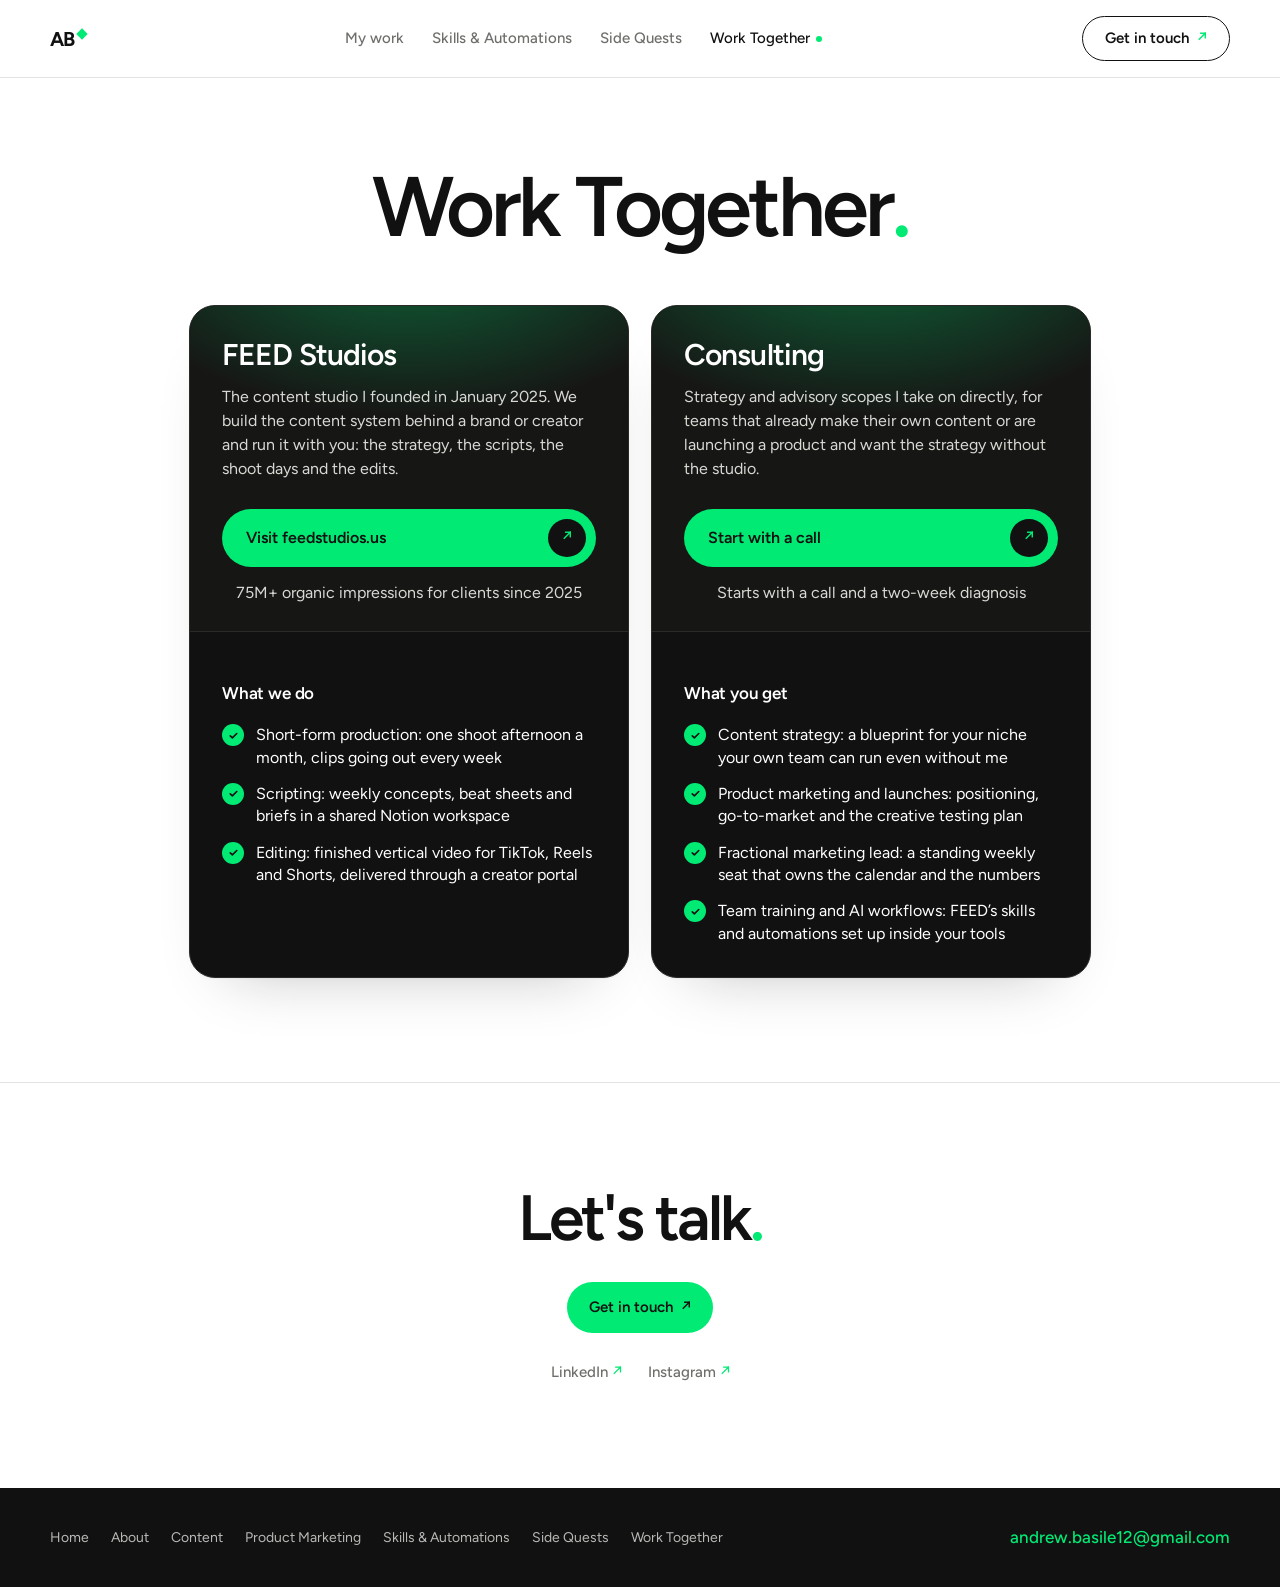
<file: worktogether/index.html>
<!doctype html>
<html lang="en">
<head>
<meta charset="utf-8">
<meta name="viewport" content="width=device-width,initial-scale=1,viewport-fit=cover">
<title>Work Together</title>
<link rel="canonical" href="https://andrewbasile.work/worktogether/">
<meta name="description" content="Two ways to work with Andrew Basile: make content together through FEED Studios, or bring him in to consult on content strategy, product marketing, a fractional marketing seat or team training.">
<link rel="icon" href="/favicon.ico" sizes="any">
<link rel="icon" type="image/png" sizes="32x32" href="/assets/favicon-32.png">
<link rel="icon" type="image/png" sizes="16x16" href="/assets/favicon-16.png">
<link rel="apple-touch-icon" sizes="180x180" href="/assets/apple-touch-icon.png">
<link rel="manifest" href="/site.webmanifest">
<meta name="theme-color" content="#ffffff">
<meta property="og:type" content="website">
<meta property="og:site_name" content="Andrew Basile">
<meta property="og:title" content="Work Together | Andrew Basile">
<meta property="og:description" content="Two ways to work with Andrew Basile: make content together through FEED Studios, or bring him in for content strategy, product marketing, a fractional marketing seat or team training.">
<meta property="og:url" content="https://andrewbasile.work/worktogether/">
<meta property="og:image" content="http://andrewbasile.work/assets/og-image.jpg?v=3">
<meta property="og:image:width" content="1200">
<meta property="og:image:height" content="630">
<meta property="og:image:alt" content="Andrew Basile, Content and Product Marketer">
<meta property="og:locale" content="en_US">
<meta name="twitter:card" content="summary_large_image">
<meta name="twitter:title" content="Work Together | Andrew Basile">
<meta name="twitter:description" content="Two ways to work with Andrew Basile: make content together through FEED Studios, or bring him in for content strategy, product marketing, a fractional marketing seat or team training.">
<meta name="twitter:image" content="http://andrewbasile.work/assets/og-image.jpg?v=3">
<link rel="preload" as="style" id="figtree" href="https://fonts.googleapis.com/css2?family=Figtree:wght@400;500;600;700&display=swap" onload="this.onload=null;this.rel='stylesheet'">
<noscript><link rel="stylesheet" href="https://fonts.googleapis.com/css2?family=Figtree:wght@400;500;600;700&display=swap"></noscript>
<style>
:root{--ink:#111111;--muted:#6e6e6a;--rule:#e4e4e0;--band:#f7f7f5;--green:#00ea74;--bg:#ffffff;--font:'Figtree',system-ui,-apple-system,'Helvetica Neue',Arial,sans-serif;color-scheme:light}
*{box-sizing:border-box}
html{scroll-behavior:smooth}
body{margin:0;background:var(--bg);color:var(--ink);font-family:var(--font);font-size:17px;line-height:1.55;-webkit-font-smoothing:antialiased}
a{color:inherit;text-decoration:none}
img{max-width:100%;display:block}
.wrap{max-width:1440px;margin:0 auto;padding-left:max(env(safe-area-inset-left,0px),clamp(16px,calc(50% - 590px),130px));padding-right:max(env(safe-area-inset-right,0px),clamp(16px,calc(50% - 590px),130px))}
.g{color:var(--green)}
.btn{display:inline-flex;align-items:center;gap:8px;padding:14px 22px;border-radius:999px;font-weight:600;font-size:15px;line-height:1;white-space:nowrap;transition:transform .2s ease}
.btn:hover{transform:translateY(-1px)}
.btn.fill{background:var(--green);color:var(--ink)}
.btn.line{border:1px solid var(--ink)}
:focus-visible{outline:2px solid var(--green);outline-offset:3px;border-radius:6px}
.nav{position:sticky;top:env(safe-area-inset-top,0px);z-index:9;background:rgba(255,255,255,.92);backdrop-filter:blur(10px);border-bottom:1px solid var(--rule)}
.nav .wrap{display:flex;align-items:center;justify-content:space-between;gap:20px;padding-block:16px}
.mark{display:flex;align-items:flex-start;gap:3px;font-weight:700;font-size:20px;line-height:1;letter-spacing:-.03em}
.mark i{width:8px;height:8px;margin-top:1px;background:var(--green);transform:rotate(45deg);display:block}
.links{display:flex;gap:28px;font-weight:500;font-size:15px;color:var(--muted)}
.links a:hover{color:var(--ink)}
.links a.active{color:var(--ink);display:inline-flex;align-items:center;gap:6px}
.links a.active::after{content:"";width:6px;height:6px;border-radius:50%;background:var(--green)}
@media (max-width:1000px){.links{display:none}}
@media (max-width:640px){.nav .btn{display:none}}
/* Phone / tablet nav: hamburger that opens a panel under the bar */
.navr{display:flex;align-items:center;gap:12px}
.burger{display:none;width:44px;height:44px;margin:-6px -8px -6px 0;padding:0;border:0;background:none;cursor:pointer;flex-direction:column;justify-content:center;align-items:center;gap:6px}
.burger span{display:block;width:22px;height:2px;background:var(--ink);border-radius:2px;transition:transform .25s ease,opacity .2s ease}
.nav.is-menu .burger span:nth-child(1){transform:translateY(8px) rotate(45deg)}
.nav.is-menu .burger span:nth-child(2){opacity:0}
.nav.is-menu .burger span:nth-child(3){transform:translateY(-8px) rotate(-45deg)}
.navmenu{display:none;position:absolute;left:0;right:0;top:100%;background:#fff;border-bottom:1px solid var(--rule);box-shadow:0 24px 40px -24px rgba(0,0,0,.18)}
.nav.is-menu .navmenu{display:block}
.navmenu .wrap{display:block;padding-block:0}
.navmenu nav{display:flex;flex-direction:column}
.navmenu nav a{display:flex;align-items:center;justify-content:space-between;padding:16px 0;border-top:1px solid var(--rule);font-weight:600;font-size:17px;color:var(--ink)}
.navmenu nav a.active::after{content:"";width:8px;height:8px;background:var(--green);transform:rotate(45deg)}
.nav .navmenu .btn{display:inline-flex;margin:20px 0 24px;width:100%;justify-content:center}
.nav .navmenu .btn .g{color:inherit}
@media (max-width:1000px){.burger{display:flex}.nav.is-menu{background:#fff}}
@media (min-width:641px){.nav .navmenu .btn{display:none}}

/* Intro: centred, like the heading of a pricing block */
.intro .wrap{display:flex;flex-direction:column;align-items:center;text-align:center;gap:22px;padding-block:88px 56px}
.intro h1{font-weight:600;font-size:clamp(52px,6.6vw,96px);line-height:.98;letter-spacing:-.045em;margin:0}
.intro h1 span.q{display:block;color:var(--muted)}
.intro p{margin:0;color:var(--muted);max-width:560px;font-size:19px}
@media (max-width:900px){.intro .wrap{padding-block:56px 32px;gap:16px}.intro p{font-size:17px}}

/* Two offer cards, after the Glow Pricing layout: a lifted card whose top panel holds the title, the pitch and one
   full-width pill button, and whose lower half lists what is included with round check marks. FEED Studios is the
   featured dark card with a green glow; Consulting is the light one. */
.offers{padding-block:0 104px}
.offers .grid{display:grid;grid-template-columns:repeat(2,minmax(0,440px));grid-auto-rows:auto;justify-content:center;gap:22px} /* subgrid rows keep the two top panels the same height, so the buttons line up */
.offer{display:grid;grid-template-rows:subgrid;grid-row:span 2;background:#fff;border:1px solid var(--rule);border-radius:26px;overflow:hidden;
  box-shadow:0 1px 2px rgba(17,17,17,.04),0 30px 60px -40px rgba(17,17,17,.3)}
.offer .top{background:var(--band);padding:32px 32px 26px;display:flex;flex-direction:column;gap:14px;border-bottom:1px solid var(--rule)}
.offer h2{margin:0;font-size:30px;font-weight:600;letter-spacing:-.03em;line-height:1.1}
.offer .top p{margin:0;color:var(--muted);font-size:16px;line-height:1.5}
.offer .top>p:first-of-type{flex:1}
.offer .cta{display:flex;align-items:center;justify-content:space-between;gap:12px;margin-top:14px;padding:10px 10px 10px 24px;border-radius:999px;
  background:var(--ink);color:#fff;font-weight:600;font-size:16px;line-height:1;transition:transform .2s ease}
.offer .cta:hover{transform:translateY(-1px)}
.offer .cta i{flex:none;width:38px;height:38px;border-radius:50%;background:var(--green);color:var(--ink);display:grid;place-items:center;font-style:normal;font-size:15px}
.offer .note{margin:0;text-align:center;font-size:14px;color:var(--muted)}
.offer .list{padding:26px 32px 32px;display:flex;flex-direction:column;gap:14px}
.offer .list h3{margin:0 0 4px;font-size:17px;font-weight:600;letter-spacing:-.01em}
.offer .list ul{list-style:none;margin:0;padding:0;display:flex;flex-direction:column;gap:14px}
.offer .list li{display:flex;align-items:flex-start;gap:12px;font-size:16px;line-height:1.4}
.offer .list li::before{content:"";flex:none;width:22px;height:22px;margin-top:0;border-radius:50%;background:var(--ink) url("data:image/svg+xml,%3Csvg xmlns='http://www.w3.org/2000/svg' viewBox='0 0 16 16'%3E%3Cpath d='M4 8.4l2.6 2.6L12 5.6' fill='none' stroke='%2300ea74' stroke-width='2' stroke-linecap='round' stroke-linejoin='round'/%3E%3C/svg%3E") center/13px no-repeat}
.offer .list li a{font-weight:600;border-bottom:1px solid currentColor}
/* Featured dark card */
.offer.dark{background:var(--ink);color:#fff;border-color:#2a2a28}
.offer.dark .top{background:radial-gradient(120% 90% at 50% -20%,rgba(0,234,116,.38),rgba(0,234,116,0) 60%),#161615;border-bottom-color:#2a2a28}
.offer.dark .top p,.offer.dark .note,.offer.dark .list li{color:#d9d9d4}
.offer.dark .list li{color:#fff}
.offer.dark .cta{background:var(--green);color:var(--ink)}
.offer.dark .cta i{background:var(--ink);color:var(--green)}
.offer.dark .list li::before{background-color:var(--green);background-image:url("data:image/svg+xml,%3Csvg xmlns='http://www.w3.org/2000/svg' viewBox='0 0 16 16'%3E%3Cpath d='M4 8.4l2.6 2.6L12 5.6' fill='none' stroke='%23111111' stroke-width='2' stroke-linecap='round' stroke-linejoin='round'/%3E%3C/svg%3E")}
@media (max-width:900px){.offers .grid{grid-template-columns:minmax(0,480px)}.offers{padding-block:0 72px}}
@media (max-width:640px){.offer .top{padding:26px 22px 22px}.offer .list{padding:22px 22px 26px}.offer h2{font-size:26px}}

hr.rule{border:0;border-top:1px solid var(--rule);margin:0}
.contact{text-align:center;padding-block:104px;display:flex;flex-direction:column;align-items:center;gap:20px}
.contact h2{font-weight:600;font-size:clamp(40px,5vw,72px);line-height:.98;letter-spacing:-.045em;margin:0}
.contact p{margin:0;color:var(--muted);max-width:520px}
.email{display:flex;gap:12px;align-items:center;flex-wrap:wrap;justify-content:center;padding-top:12px}
.socials{display:flex;gap:26px;padding-top:8px;color:var(--muted);font-weight:500;font-size:15px}
.email code{font-family:var(--font);background:var(--band);border:1px solid var(--rule);border-radius:12px;padding:12px 18px;font-weight:500;font-size:clamp(16px,2.2vw,22px);letter-spacing:-.01em;user-select:all}
.email button{border:0;cursor:pointer;font:inherit;font-weight:600;font-size:15px}
.footer{background:var(--ink);color:#b9b9b5;font-size:14px}
.footer .wrap{display:flex;justify-content:space-between;align-items:center;gap:20px;padding-block:36px;flex-wrap:wrap}
.footer nav{display:flex;gap:22px;flex-wrap:wrap}
.footer .mail{color:var(--green);font-weight:500;font-size:17px}
@media (max-width:640px){.footer .mail{display:none}}
</style>
<style>
/* Desktop width: the layout is the 1440px Figma canvas (1180px content, gutters that stop growing at 130px) and stays that size on wider screens, centred with whitespace either side, so every section reads as one contained block. */
</style>
<link rel="stylesheet" href="/assets/contact.css">
</head>
<body>
<header class="nav">
  <div class="wrap">
    <a class="mark" href="/">AB<i></i></a>
    <nav class="links">
      <a href="/#content">My work</a><a href="/skills/">Skills &amp; Automations</a><a href="/sidequests/">Side Quests</a><a class="active" href="/worktogether/">Work Together</a>
    </nav>
    <div class="navr">
      <a class="btn line" href="#contact" data-contact>Get in touch <span class="g">↗</span></a>
      <button class="burger" type="button" aria-label="Open menu" aria-expanded="false" aria-controls="menu"><span></span><span></span><span></span></button>
    </div>
  </div>
  <div class="navmenu" id="menu"><div class="wrap">
    <nav>
      <a href="/#content">My work</a><a href="/skills/">Skills &amp; Automations</a><a href="/sidequests/">Side Quests</a><a class="active" href="/worktogether/">Work Together</a>
    </nav>
    <a class="btn fill" href="#contact" data-contact>Get in touch <span class="g">↗</span></a>
  </div></div>
</header>

<section class="intro">
  <div class="wrap">
    <h1>Work Together<span class="g">.</span></h1>
  </div>
</section>

<section class="offers">
  <div class="wrap">
    <div class="grid">
      <article class="offer dark">
        <div class="top">
          <h2>FEED Studios</h2>
          <p>The content studio I founded in January 2025. We build the content system behind a brand or creator and run it with you: the strategy, the scripts, the shoot days and the edits.</p>
          <a class="cta" href="https://feedstudios.us" target="_blank" rel="noopener">Visit feedstudios.us <i>↗</i></a>
          <p class="note">75M+ organic impressions for clients since 2025</p>
        </div>
        <div class="list">
          <h3>What we do</h3>
          <ul>
            <li>Short-form production: one shoot afternoon a month, clips going out every week</li>
            <li>Scripting: weekly concepts, beat sheets and briefs in a shared Notion workspace</li>
            <li>Editing: finished vertical video for TikTok, Reels and Shorts, delivered through a creator portal</li>
          </ul>
        </div>
      </article>
      <article class="offer dark">
        <div class="top">
          <h2>Consulting</h2>
          <p>Strategy and advisory scopes I take on directly, for teams that already make their own content or are launching a product and want the strategy without the studio.</p>
          <a class="cta" href="#contact" data-contact>Start with a call <i>↗</i></a>
          <p class="note">Starts with a call and a two-week diagnosis</p>
        </div>
        <div class="list">
          <h3>What you get</h3>
          <ul>
            <li>Content strategy: a blueprint for your niche your own team can run even without me</li>
            <li>Product marketing and launches: positioning, go-to-market and the creative testing plan</li>
            <li>Fractional marketing lead: a standing weekly seat that owns the calendar and the numbers</li>
            <li>Team training and AI workflows: FEED’s skills and automations set up inside your tools</li>
          </ul>
        </div>
      </article>
    </div>
  </div>
</section>
<hr class="rule">

<section class="contact wrap" id="contact">
  <h2>Let's talk<span class="g">.</span></h2>
  <div class="email"><button class="btn fill" type="button" data-contact>Get in touch <span>↗</span></button></div>
  <div class="socials"><a href="https://www.linkedin.com/in/andrew-basile-0a9858a2/?skipRedirect=true" target="_blank" rel="noopener">LinkedIn <span class="g">↗</span></a><a href="https://www.instagram.com/drebasile/" target="_blank" rel="noopener">Instagram <span class="g">↗</span></a></div>
</section>

<footer class="footer">
  <div class="wrap">
    <nav><a href="/">Home</a><a href="/#about">About</a><a href="/#content">Content</a><a href="/#product-marketing">Product Marketing</a><a href="/skills/">Skills &amp; Automations</a><a href="/sidequests/">Side Quests</a><a href="/worktogether/">Work Together</a></nav>
    <a class="mail" href="#contact">andrew.basile12@gmail.com</a>
  </div>
</footer>

<script>
// Hamburger menu (phone / tablet)
(()=>{const nav=document.querySelector('.nav'),b=nav&&nav.querySelector('.burger');if(!b)return;
const set=o=>{nav.classList.toggle('is-menu',o);b.setAttribute('aria-expanded',String(o));b.setAttribute('aria-label',o?'Close menu':'Open menu');};
b.addEventListener('click',()=>set(!nav.classList.contains('is-menu')));
nav.querySelectorAll('.navmenu a').forEach(a=>a.addEventListener('click',()=>set(false)));
document.addEventListener('keydown',e=>{if(e.key==='Escape')set(false);});
document.addEventListener('click',e=>{if(nav.classList.contains('is-menu')&&!nav.contains(e.target))set(false);});
matchMedia('(max-width:1000px)').addEventListener('change',m=>{if(!m.matches)set(false);});})();
// Clean URLs: in-page links scroll without writing a # into the address bar, and a # arriving from another page is scrolled to and then removed.
document.addEventListener('click',e=>{const a=e.target.closest('a[href^="#"]');if(!a||e.metaKey||e.ctrlKey)return;const id=a.getAttribute('href').slice(1);e.preventDefault();if(!id||id==='top'){window.scrollTo({top:0,behavior:'smooth'});return;}const el=document.getElementById(id);if(el)el.scrollIntoView({behavior:'smooth'});});
if(location.hash){const el=document.getElementById(location.hash.slice(1));history.replaceState(null,'',location.pathname+location.search);if(el)requestAnimationFrame(()=>el.scrollIntoView());}
const btn=document.getElementById('copy');
if(btn) btn.addEventListener('click',async()=>{
  const v=document.getElementById('email').textContent;
  try{ await navigator.clipboard.writeText(v); btn.textContent='Copied'; }
  catch(e){ const r=document.createRange(); r.selectNodeContents(document.getElementById('email')); const s=getSelection(); s.removeAllRanges(); s.addRange(r); btn.textContent='Select and copy'; }
  setTimeout(()=>btn.textContent='Copy email',1800);
});
</script>
<script src="/assets/contact.js" defer></script>
</body>
</html>
</file>
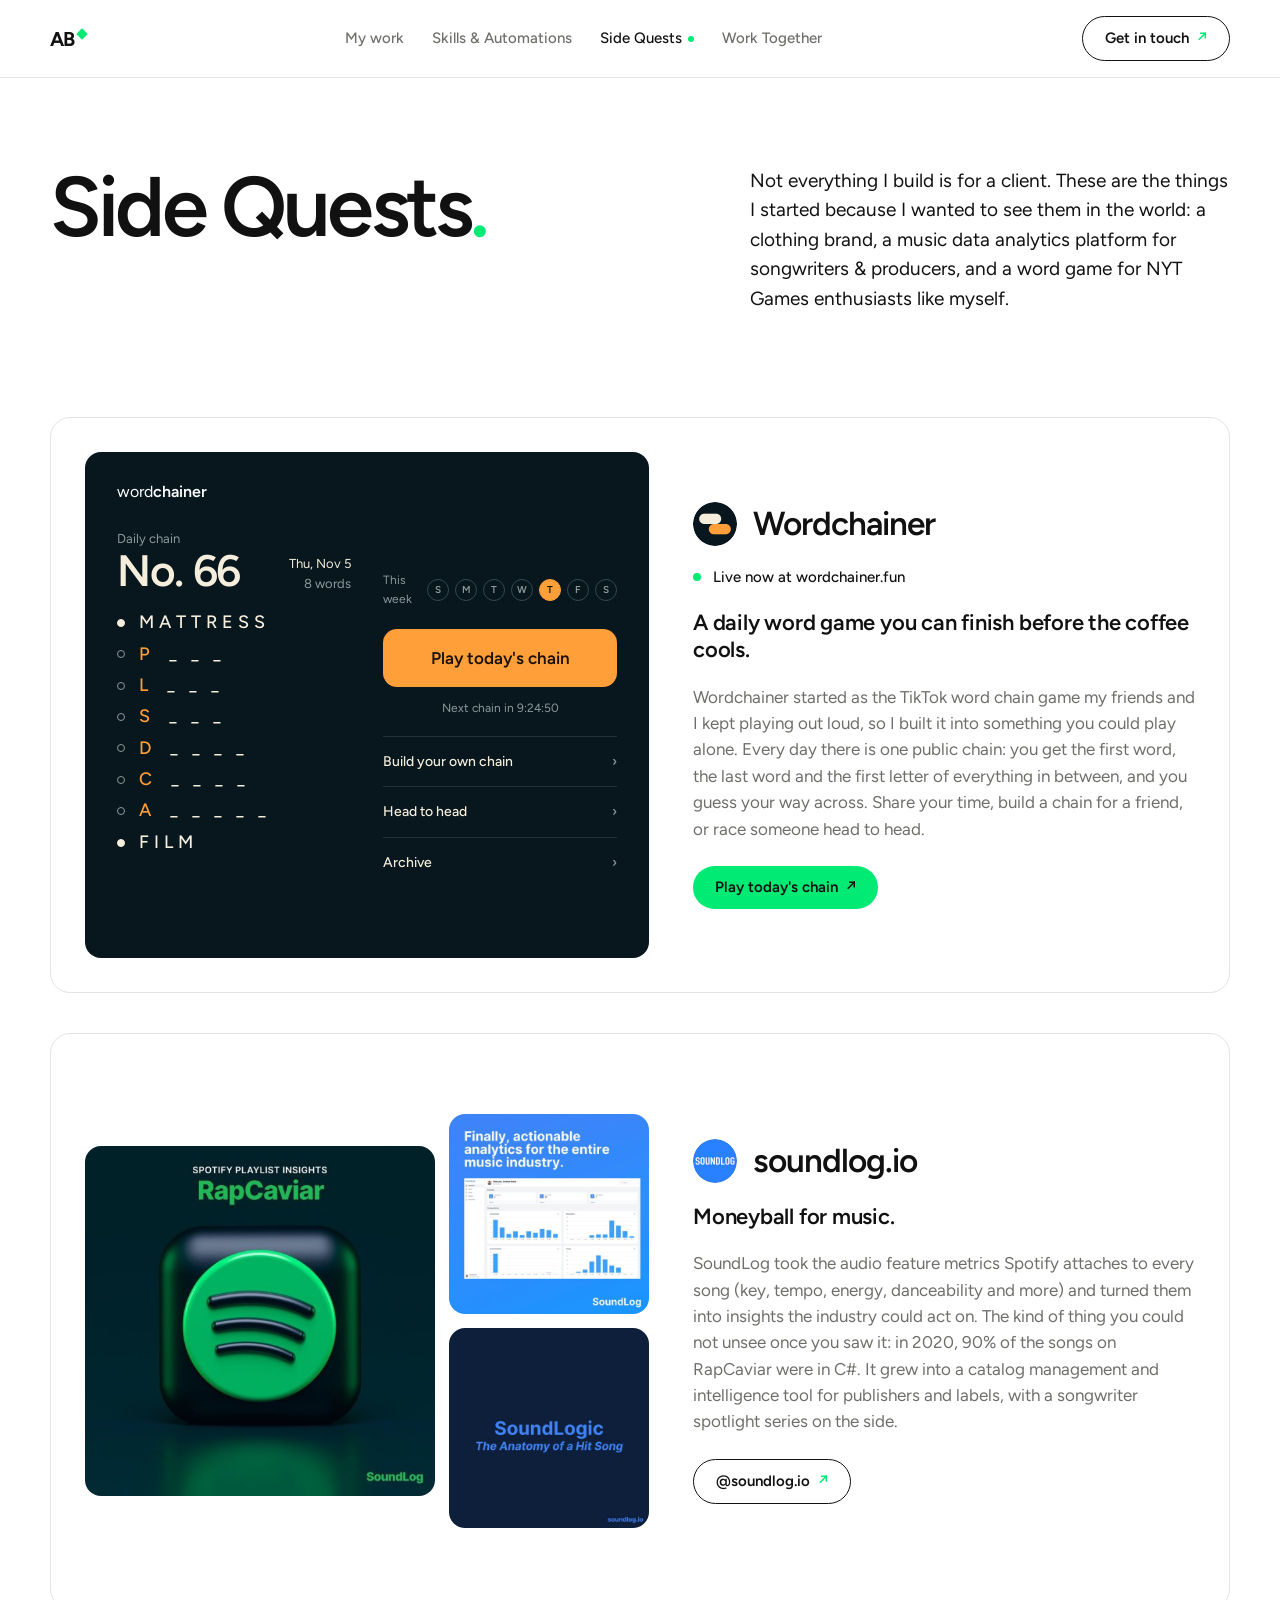
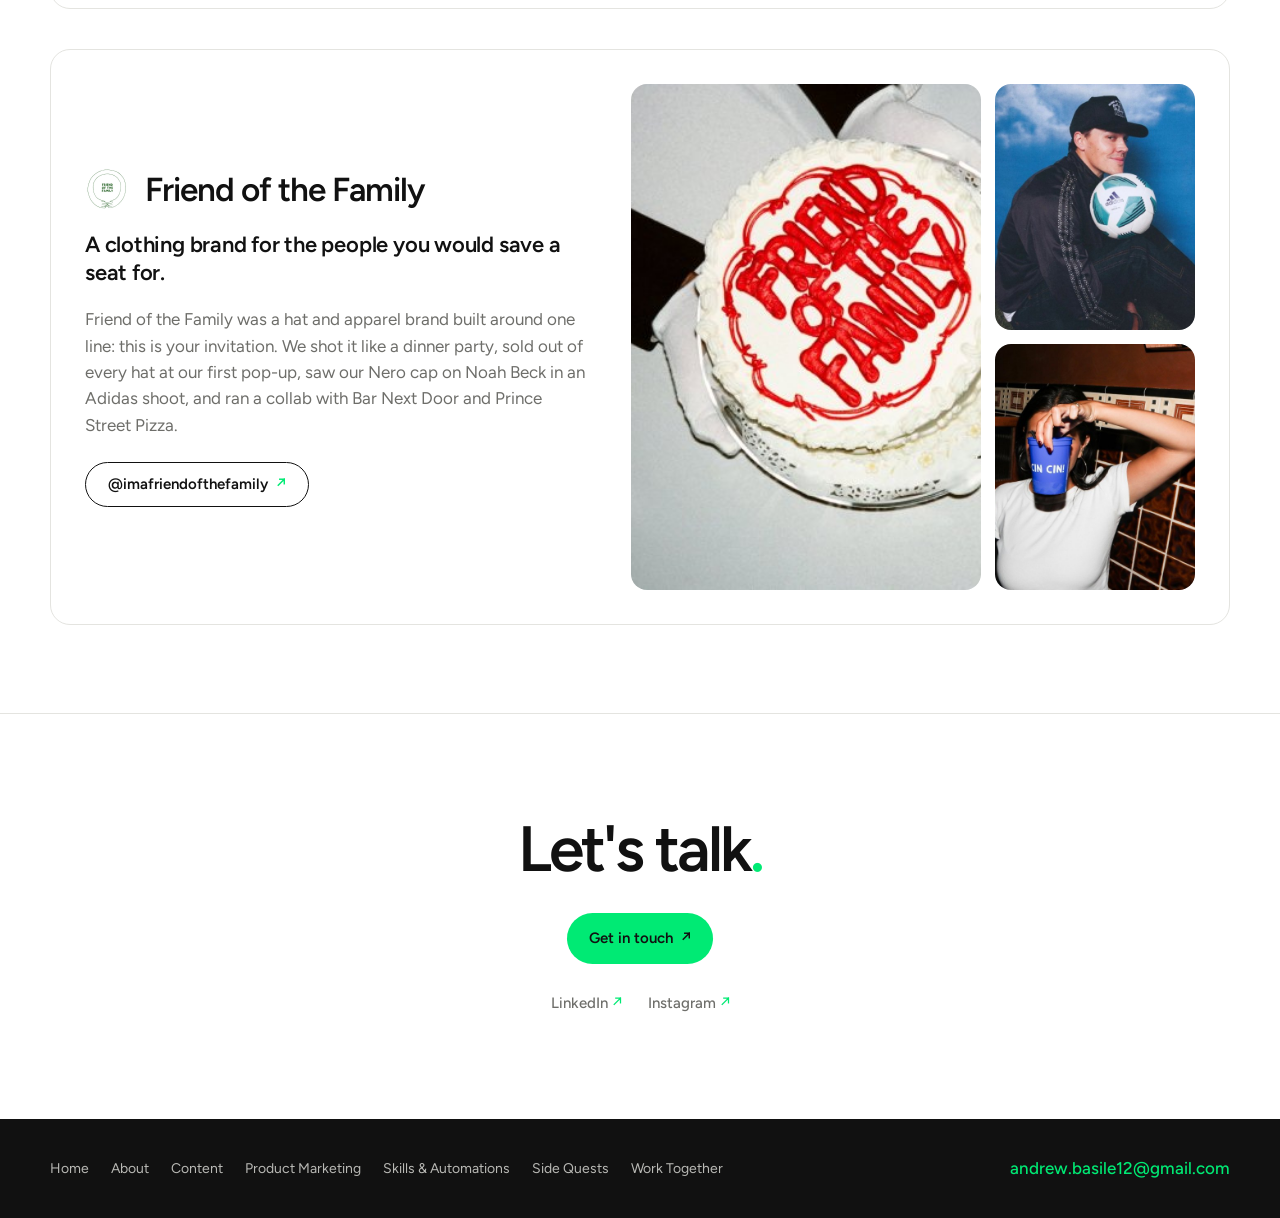
<file: sidequests.html>
<!doctype html>
<html lang="en"><head><meta charset="utf-8">
<title>Side Quests · Andrew Basile</title>
<meta name="robots" content="noindex">
<link rel="canonical" href="https://andrewbasile.work/sidequests/">
<meta http-equiv="refresh" content="0; url=/sidequests/">
<script>location.replace('/sidequests/'+location.hash);</script>
</head><body><p>This page has moved to <a href="/sidequests/">andrewbasile.work/sidequests/</a>.</p></body></html>
</file>
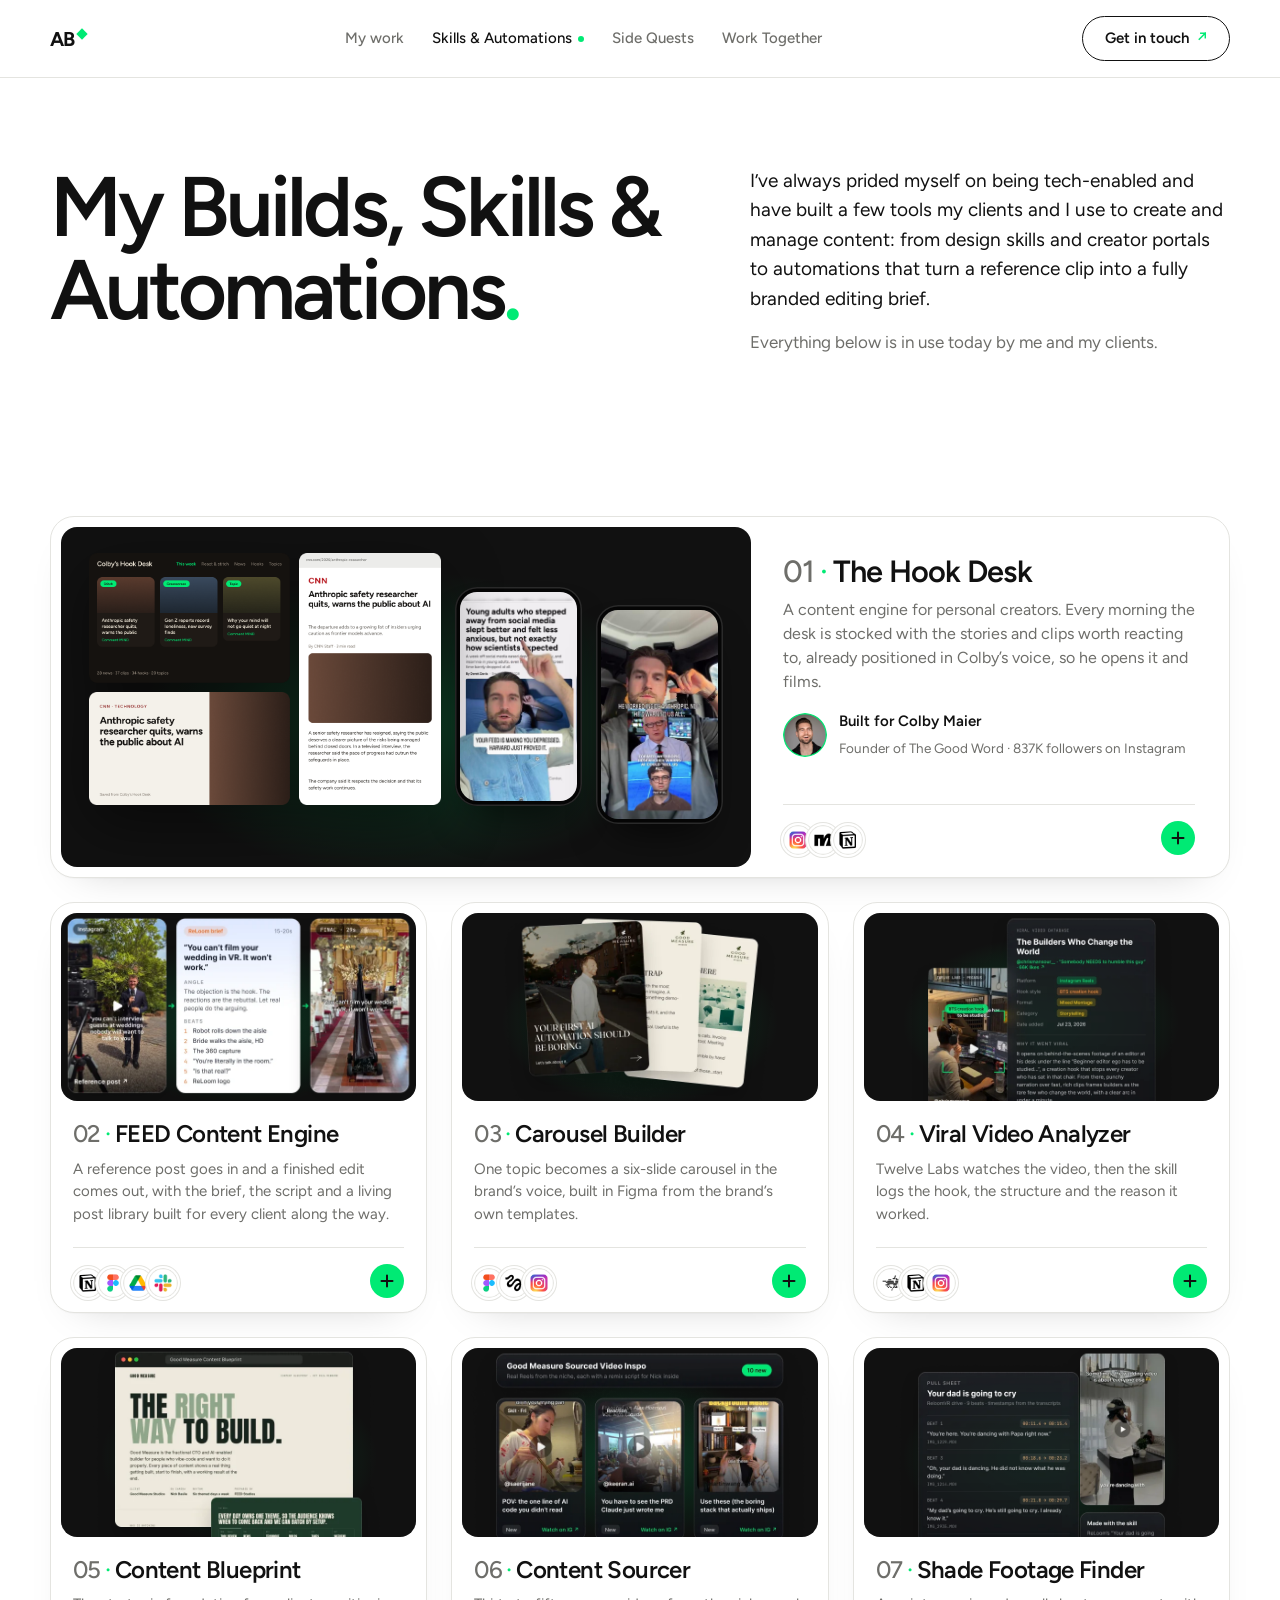
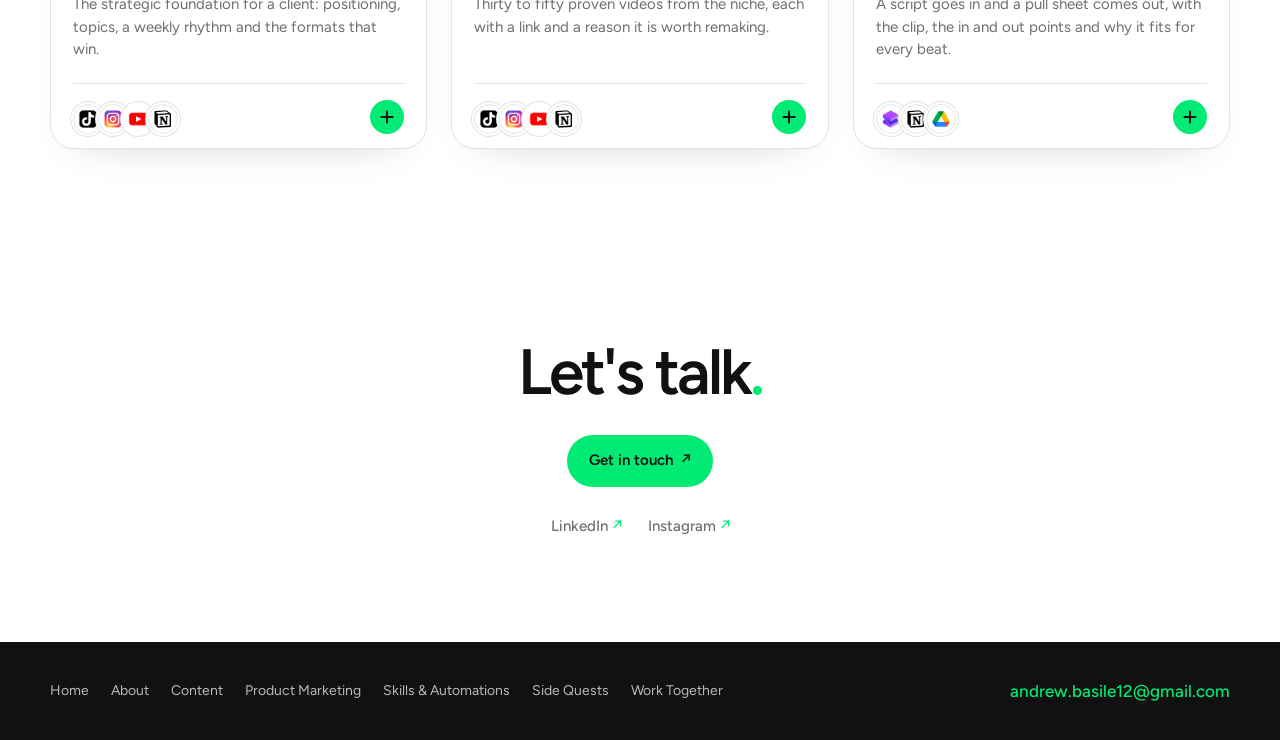
<file: skills.html>
<!doctype html>
<html lang="en"><head><meta charset="utf-8">
<title>Skills & Automations · Andrew Basile</title>
<meta name="robots" content="noindex">
<link rel="canonical" href="https://andrewbasile.work/skills/">
<meta http-equiv="refresh" content="0; url=/skills/">
<script>location.replace('/skills/'+location.hash);</script>
</head><body><p>This page has moved to <a href="/skills/">andrewbasile.work/skills/</a>.</p></body></html>
</file>
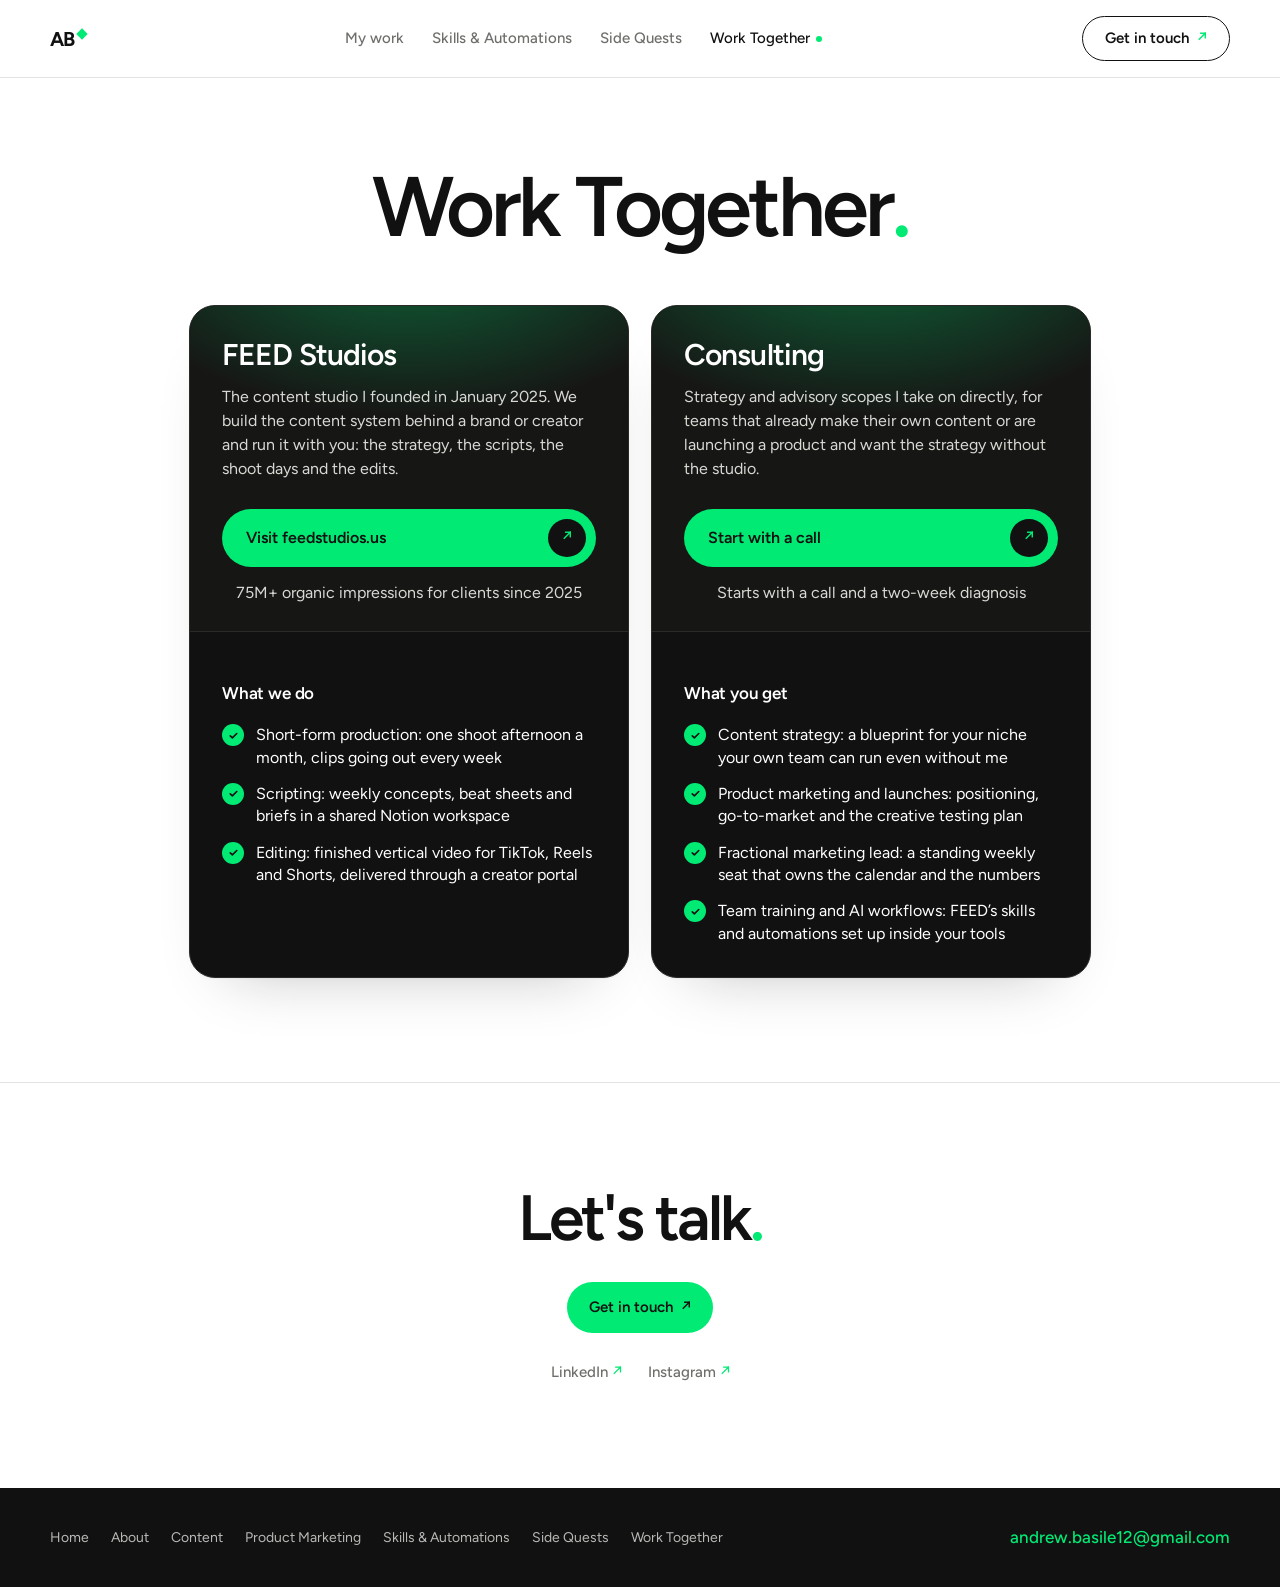
<file: worktogether.html>
<!doctype html>
<html lang="en"><head><meta charset="utf-8">
<title>Work Together · Andrew Basile</title>
<meta name="robots" content="noindex">
<link rel="canonical" href="https://andrewbasile.work/worktogether/">
<meta http-equiv="refresh" content="0; url=/worktogether/">
<script>location.replace('/worktogether/'+location.hash);</script>
</head><body><p>This page has moved to <a href="/worktogether/">andrewbasile.work/worktogether/</a>.</p></body></html>
</file>
<file: assets/contact.css>
/* Contact pop-up (assets/contact.js): frosted glass over a blurred page, matching the Skills pop-up */
html.ct-on{overflow:hidden}
.ct-layer{position:fixed;inset:0;z-index:200;display:grid;place-items:center;padding:clamp(16px,4vh,48px) 16px}
.ct-layer[hidden]{display:none}
.ct-veil{position:absolute;inset:0;background:rgba(255,255,255,.55);backdrop-filter:blur(14px) saturate(1.1);-webkit-backdrop-filter:blur(14px) saturate(1.1);opacity:0;transition:opacity .32s ease}
.ct-veil::after{content:"";position:absolute;left:50%;top:55%;width:min(900px,90vw);height:60vh;transform:translate(-50%,-50%);border-radius:50%;background:radial-gradient(closest-side,rgba(0,234,116,.22),rgba(0,234,116,0));pointer-events:none}
.ct-layer.is-in .ct-veil{opacity:1}
.ct-panel{position:relative;width:min(620px,100%);max-height:calc(100svh - 2*clamp(16px,4vh,48px));overflow-y:auto;-webkit-overflow-scrolling:touch;outline:none;border-radius:30px;
  background:linear-gradient(180deg,rgba(255,255,255,.88),rgba(255,255,255,.72));backdrop-filter:blur(24px) saturate(1.3);-webkit-backdrop-filter:blur(24px) saturate(1.3);
  box-shadow:inset 0 1px 0 rgba(255,255,255,.9),0 0 0 1px rgba(17,17,17,.08),0 40px 80px -30px rgba(0,0,0,.35);
  opacity:0;transform:translateY(18px) scale(.97);transition:opacity .32s ease,transform .45s cubic-bezier(.22,1,.36,1)}
.ct-layer.is-in .ct-panel{opacity:1;transform:none}
.ct-close{position:absolute;top:18px;right:18px;width:42px;height:42px;border-radius:50%;border:0;cursor:pointer;background:#fff;box-shadow:0 0 0 1px rgba(17,17,17,.08),0 6px 16px -8px rgba(0,0,0,.3);display:grid;place-items:center;z-index:1}
.ct-close svg{width:14px;height:14px;stroke:#111;stroke-width:1.8;fill:none;stroke-linecap:round}
.ct-body{padding:44px 40px 36px}
.ct-body h2{margin:0;font-weight:600;font-size:clamp(36px,5vw,52px);line-height:1;letter-spacing:-.045em}
.ct-lede{margin:12px 0 26px;color:#6e6e6a;font-size:17px;line-height:1.5}
.ct-form{display:flex;flex-direction:column;gap:14px}
.ct-form[hidden],.ct-done[hidden]{display:none}
.ct-row{display:grid;grid-template-columns:1fr 1fr;gap:14px}
.ct-f{display:flex;flex-direction:column;gap:6px;font-size:14px;font-weight:600;color:#111}
.ct-f i{font-style:normal;font-weight:500;color:#6e6e6a}
.ct-f input,.ct-f textarea{width:100%;box-sizing:border-box;border:1px solid rgba(17,17,17,.16);background:rgba(255,255,255,.9);border-radius:14px;padding:13px 15px;font:inherit;font-size:16px;font-weight:400;color:#111;outline:none;transition:border-color .2s,box-shadow .2s;resize:vertical}
.ct-f textarea{min-height:110px;line-height:1.5}
.ct-f input:focus,.ct-f textarea:focus{border-color:#111;box-shadow:0 0 0 3px rgba(0,234,116,.35)}
.ct-f [aria-invalid="true"]{border-color:#d4442e}
.ct-hp{position:absolute;left:-9999px;width:1px;height:1px;opacity:0}
.ct-acts{display:flex;align-items:center;gap:16px;flex-wrap:wrap;margin-top:6px}
.ct-send{border:0;cursor:pointer;font:inherit;font-weight:600;font-size:15px}
.ct-send[disabled]{opacity:.6;cursor:default}
.ct-msg{margin:0;font-size:14px;line-height:1.45;color:#6e6e6a;flex:1 1 220px}
.ct-msg:empty{display:none}
.ct-msg.err{color:#b8341f}
.ct-msg a{color:#111;text-decoration:underline}
.ct-done{padding:6px 0 4px}
.ct-done p{margin:0;font-size:16px;color:#6e6e6a;line-height:1.5}
.ct-done .ct-done-h{font-size:22px;font-weight:600;color:#111;letter-spacing:-.015em;margin-bottom:4px}
.ct-done b{color:#111;font-weight:600}
.ct-cal{margin-top:28px;padding-top:22px;border-top:1px solid rgba(17,17,17,.1);display:flex;align-items:center;justify-content:space-between;gap:16px;flex-wrap:wrap}
.ct-cal p{margin:0}
.ct-cal-h{font-weight:600;font-size:16px;color:#111}
.ct-cal-p{font-size:14px;color:#6e6e6a;margin-top:2px}
.ct-cal-btn{background:rgba(255,255,255,.7)}
.ct-cal-btn.is-soon{border-style:dashed;color:#6e6e6a;border-color:rgba(17,17,17,.3);cursor:default;transform:none}
@media (max-width:640px){
  .ct-layer{place-items:end center;padding:12px 8px 0}
  .ct-panel{border-radius:26px 26px 0 0;max-height:calc(100svh - 12px)}
  .ct-body{padding:36px 22px 28px}
  .ct-row{grid-template-columns:1fr}
  .ct-send{flex:1 1 100%;justify-content:center}
  .ct-cal-btn{flex:1 1 100%;justify-content:center}
}
@media (prefers-reduced-motion:reduce){.ct-veil,.ct-panel{transition:none}}
</file>
